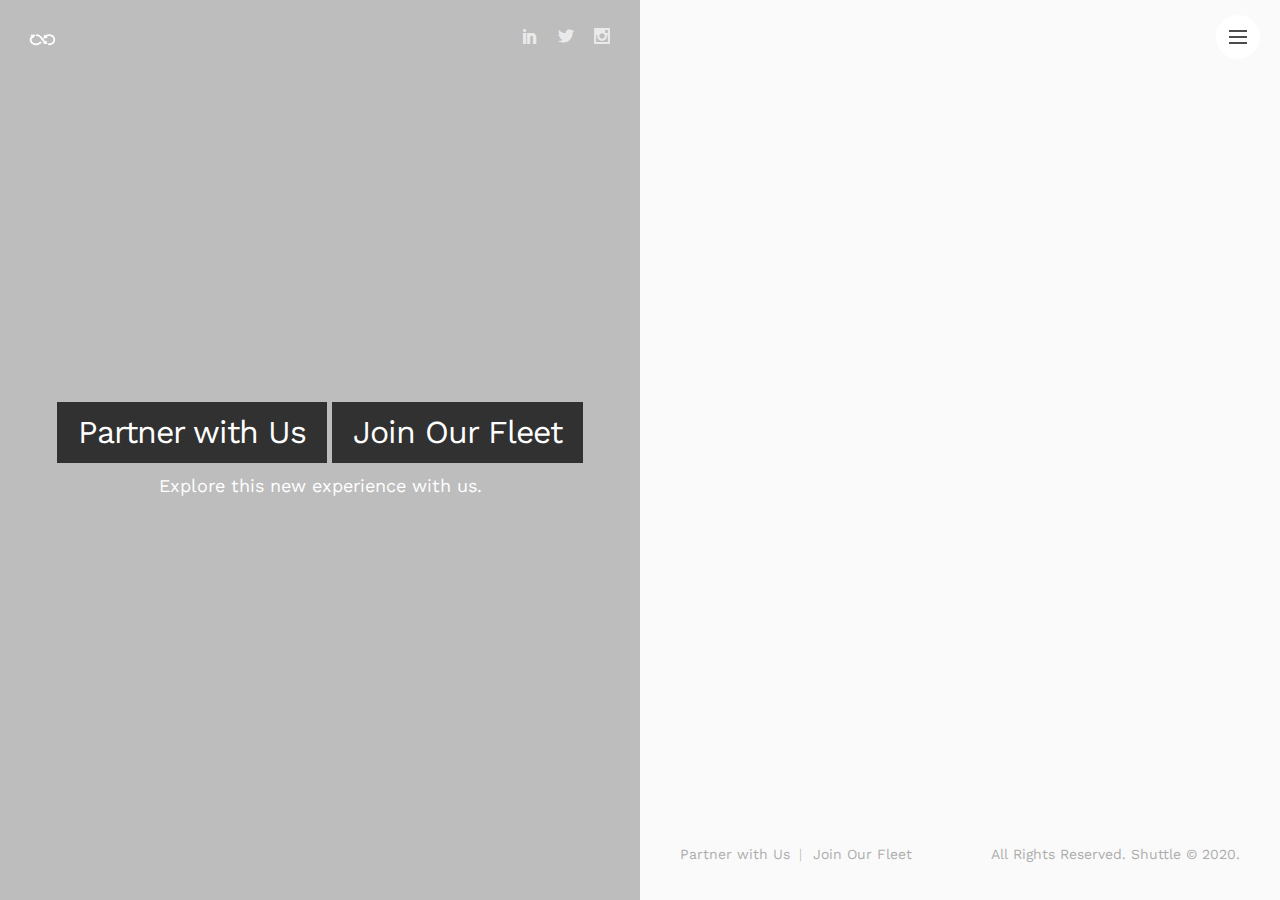
<file: index.html>
<!DOCTYPE html>
<html lang="en">

<head>
    <meta charset="utf-8">
    <meta http-equiv="X-UA-Compatible" content="IE=edge">
    <meta name="viewport" content="width=device-width, initial-scale=1, shrink-to-fit=no">
    <meta name="description" content="Melkin, Booking and Reservation form Wizard by Ansonika.">
    <meta name="author" content="Ansonika">
    <title>Shuttle - Registeration</title>

    <!-- Favicons-->
    <link rel="shortcut icon" href="img/favicon.ico" type="image/x-icon">
    <link rel="apple-touch-icon" type="image/x-icon" href="img/apple-touch-icon-57x57-precomposed.png">
    <link rel="apple-touch-icon" type="image/x-icon" sizes="72x72" href="img/apple-touch-icon-72x72-precomposed.png">
    <link rel="apple-touch-icon" type="image/x-icon" sizes="114x114" href="img/apple-touch-icon-114x114-precomposed.png">
    <link rel="apple-touch-icon" type="image/x-icon" sizes="144x144" href="img/apple-touch-icon-144x144-precomposed.png">

    <!-- GOOGLE WEB FONT -->
    <link href="https://fonts.googleapis.com/css?family=Work+Sans:300,400,500,600" rel="stylesheet">

    <!-- BASE CSS -->
    <link href="css/bootstrap.min.css" rel="stylesheet">
	<link href="css/menu.css" rel="stylesheet">
    <link href="css/style.css" rel="stylesheet">
	<link href="css/vendors.css" rel="stylesheet">

    <!-- YOUR CUSTOM CSS -->
    <link href="css/custom.css" rel="stylesheet">
	
	<!-- MODERNIZR -->
	<script src="js/modernizr.js"></script>

</head>

<body>
	
	<div id="preloader">
		<div data-loader="circle-side"></div>
	</div><!-- /Preload -->
	
	<div id="loader_form">
		<div data-loader="circle-side-2"></div>
	</div><!-- /loader_form -->
	
	<nav>
		<ul class="cd-primary-nav">
			<li><a href="index.html" class="animated_link">Home</a></li>
			<!-- <li><a href="about-hotel.html" class="animated_link">View Rooms</a></li> -->
			<li><a href="partner.html" class="animated_link">Partner with Us</a></li>
			<li><a href="fleet.html" class="animated_link">Join Our Fleet as an Individual Driver, Rider or Courier</a></li>
			<li><a href="fleet-org.html" class="animated_link">Join Our Fleet as an Organisation</a></li>
			<!-- <li><a href="contact-hotel.html" class="animated_link">Contact Us</a></li> -->
			<!-- <li><a href="index-2.html" class="animated_link">Restaurant Version</a></li> -->
			<!-- <li><a href="index-3.html" class="animated_link">Spa Version</a></li> -->
		</ul>
		<a href="index.html" id="logo"><img src="img/c.png" alt="" width="45" height="40"></a>
	</nav>
	<!-- /menu -->
	
	<div class="container-fluid full-height">
		<div class="row row-height">
			<div class="col-lg-6 content-left">
				<div class="content-left-wrapper bg_hotel">
					<div class="wrapper">
						<a href="index.html" id="logo"><img src="img/c.png" alt="" width="45" height="40"></a>
						<div id="social">
							<ul>
								<li><a href="www.linkedin.com/company/vellion"><i class="social_linkedin"></i></a></li>
								<li><a href="www.twitter.com/shuttle_co"><i class="social_twitter"></i></a></li>
								<li><a href="www.instagram.com/shvttle.co"><i class="social_instagram"></i></a></li>
							</ul>
						</div>
						<!-- /social -->
						<div class="left_title">
							<h3 class="hero-text"><a href="partner.html" class="animated_link">Partner with Us</a></h3>
							<h3 class="hero-text"><a href="fleet-home.html" class="animated_link">Join Our Fleet</a></h3>
							<p>Explore this new experience with us.</p>
						</div>
					</div>
				</div>
				<!--/content-left-wrapper -->
			</div>
			<!-- /content-left -->

			<div class="col-lg-6 content-right" id="start">
				<div id="wizard_container">
					<div id="top-wizard">
							<div id="progressbar"></div>
						</div>
						<!-- /Wizard container -->
				
					<div class="footer">
						<ul>
							<li><a href="partner.html" class="animated_link">Partner with Us</a></li>
							<li><a href="fleet-home.html" class="animated_link">Join Our Fleet</a></li>
						</ul>
						<em>All Rights Reserved. Shuttle © 2020.
							 <!-- <a href="shvttle.co/Install">Shvttle.co</a> is a subsidiary of <a href="vellion.netlify.app">vellion.co</a> -->
							</em>
					</div>
					<!-- Footer -->
			</div>
			<!-- /content-right-->
		</div>
		<!-- /row-->
	</div>
	<!-- /container-fluid -->

	<div class="cd-overlay-nav">
		<span></span>
	</div>
	<!-- /cd-overlay-nav -->

	<div class="cd-overlay-content">
		<span></span>
	</div>
	<!-- /cd-overlay-content -->

	<a href="#0" class="cd-nav-trigger">Menu<span class="cd-icon"></span></a>
	<!-- /menu button -->

	
	<!-- COMMON SCRIPTS -->
	<script src="js/jquery-3.2.1.min.js"></script>
    <script src="js/common_scripts.min.js"></script>
	<script src="js/velocity.min.js"></script>
	<script src="js/functions.js"></script>

	<!-- Wizard script -->
	<script src="js/booking_hotel_func.js"></script>

</body>
</html>
</file>
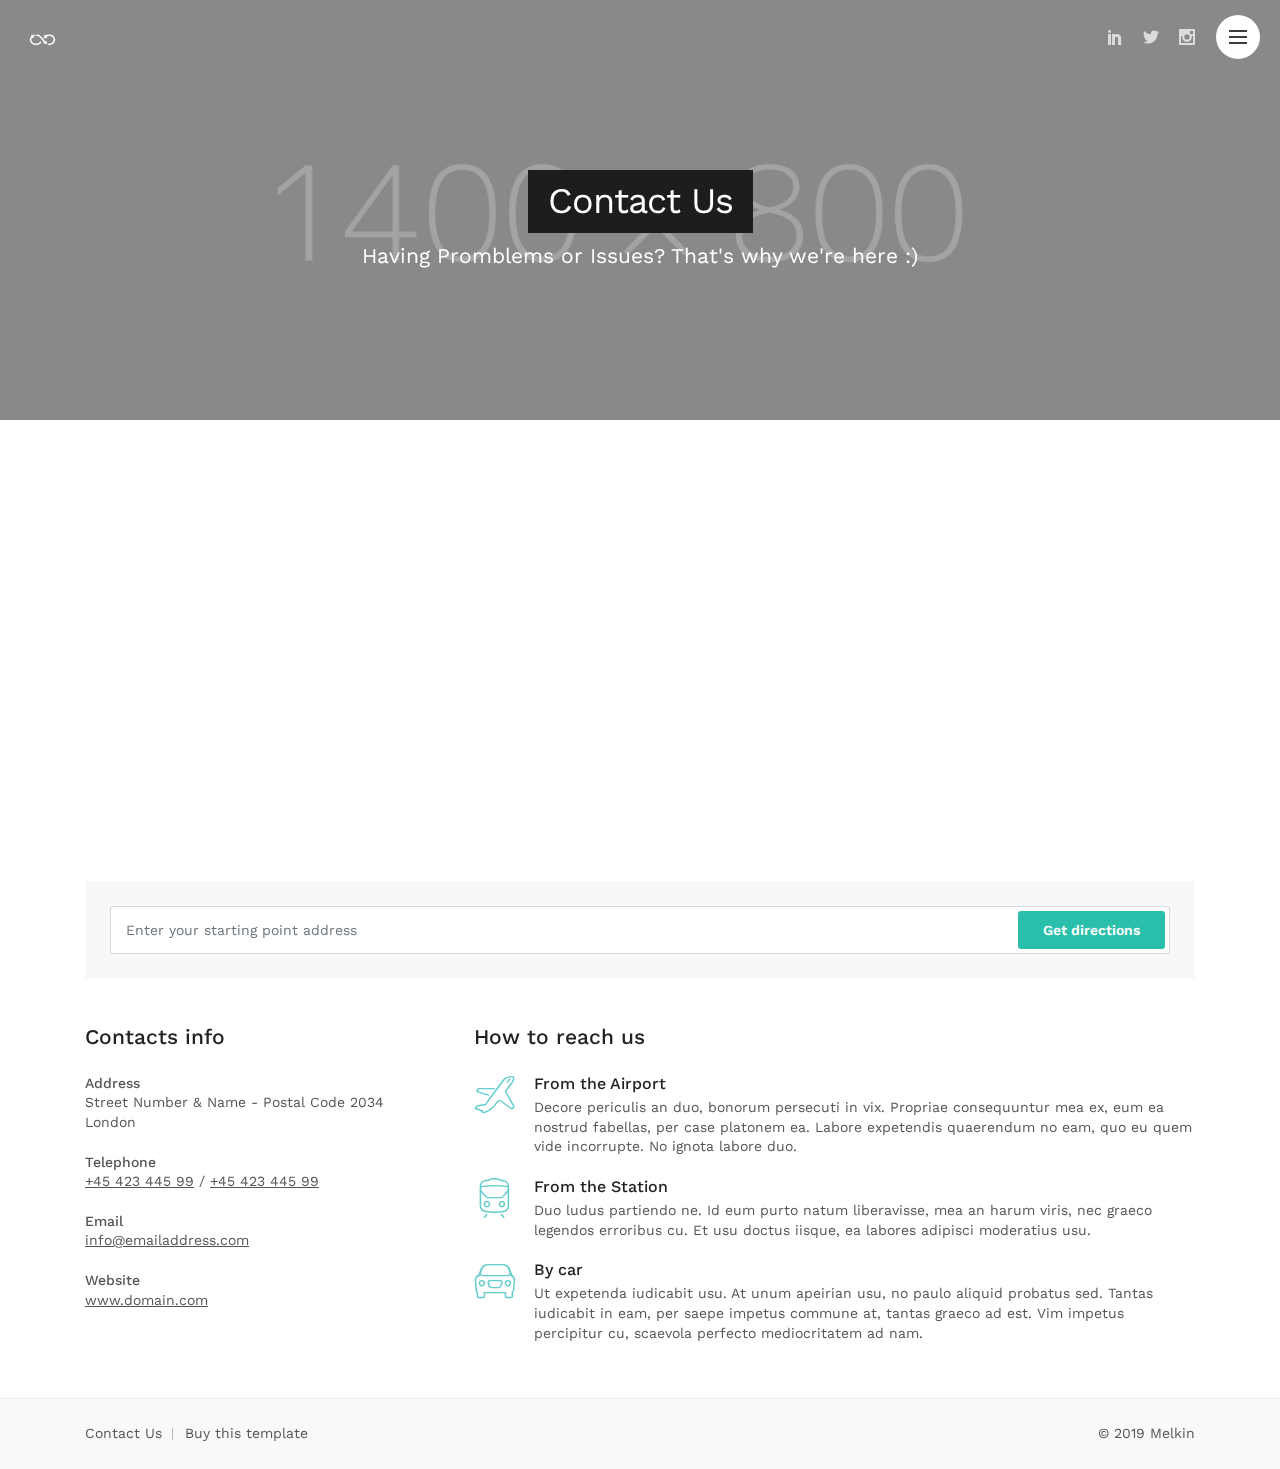
<file: contact-hotel.html>
<!DOCTYPE html>
<html lang="en">

<head>
    <meta charset="utf-8">
    <meta http-equiv="X-UA-Compatible" content="IE=edge">
    <meta name="viewport" content="width=device-width, initial-scale=1, shrink-to-fit=no">
    <meta name="description" content="Melkin, Booking and Reservation form Wizard by Ansonika.">
    <meta name="author" content="Ansonika">
    <title>Contact | Shuttle</title>

    <!-- Favicons-->
    <link rel="shortcut icon" href="img/favicon.ico" type="image/x-icon">
    <link rel="apple-touch-icon" type="image/x-icon" href="img/apple-touch-icon-57x57-precomposed.png">
    <link rel="apple-touch-icon" type="image/x-icon" sizes="72x72" href="img/apple-touch-icon-72x72-precomposed.png">
    <link rel="apple-touch-icon" type="image/x-icon" sizes="114x114" href="img/apple-touch-icon-114x114-precomposed.png">
    <link rel="apple-touch-icon" type="image/x-icon" sizes="144x144" href="img/apple-touch-icon-144x144-precomposed.png">

    <!-- GOOGLE WEB FONT -->
    <link href="https://fonts.googleapis.com/css?family=Work+Sans:300,400,500,600" rel="stylesheet">

    <!-- BASE CSS -->
    <link href="css/bootstrap.min.css" rel="stylesheet">
	<link href="css/menu.css" rel="stylesheet">
    <link href="css/style.css" rel="stylesheet">
	<link href="css/vendors.css" rel="stylesheet">

    <!-- YOUR CUSTOM CSS -->
    <link href="css/custom.css" rel="stylesheet">
	
	<!-- MODERNIZR MENU -->
	<script src="js/modernizr.js"></script>

</head>

<body>
	
	<div id="preloader">
		<div data-loader="circle-side"></div>
	</div><!-- /Preload -->
	
	<div id="loader_form">
		<div data-loader="circle-side-2"></div>
	</div><!-- /loader_form -->
	
	<header>
		<div class="container-fluid">
		    <div class="row">
                <div class="col-3">
                    <a href="index.html" id="logo"><img src="img/c.png" alt="" width="45" height="40"></a>
                </div>
                <div class="col-9">
					<div id="social">
						<ul>
							<li><a href="www.linkedin.com/company/vellion"><i class="social_linkedin"></i></a></li>
							<li><a href="www.twitter.com/shuttle_co"><i class="social_twitter"></i></a></li>
							<li><a href="www.instagram.com/shvttle.co"><i class="social_instagram"></i></a></li>
						</ul>
					</div>
					<!-- /social -->
					<a href="#0" class="cd-nav-trigger">Menu<span class="cd-icon"></span></a>
					<!-- /menu button -->
					<ul class="cd-primary-nav">
						<li><a href="index.html" class="animated_link">Home</a></li>
						<!-- <li><a href="about-hotel.html" class="animated_link">View Rooms</a></li> -->
						<li><a href="partner.html" class="animated_link">Partner with Us</a></li>
						<li><a href="fleet.html" class="animated_link">Join Our Fleet Of Drivers & Riders</a></li>
						<li><a href="contact-hotel.html" class="animated_link">Contact Us</a></li>
						<!-- <li><a href="index-2.html" class="animated_link">Restaurant Version</a></li> -->
						<!-- <li><a href="index-3.html" class="animated_link">Spa Version</a></li> -->
					</ul>
					<!-- /menu -->
                </div>
            </div>
		</div>
		<!-- /container -->
	</header>
	<!-- /Header -->
	
	<section class="parallax_window_in" data-parallax="scroll" data-image-src="img/sub_header_hotel.jpg" data-natural-width="1400" data-natural-height="800">
		<div id="sub_content_in">
			<h1>Contact Us</h1>
			<p>Having Promblems or Issues? That's why we're here :)</p>
		</div>
	</section>
	<!-- /section -->

	<main id="general_page">
		<div class="container margin_60_35">
			<iframe src="https://www.google.com/maps/embed?pb=!1m18!1m12!1m3!1d19864.623539539858!2d-0.1407216728393208!3d51.51178603603532!2m3!1f0!2f0!3f0!3m2!1i1024!2i768!4f13.1!3m3!1m2!1s0x487604cb878e81b3%3A0x91f10fa364452046!2sCovent+Garden%2C+Londra+WC2E+8BG%2C+Regno+Unito!5e0!3m2!1sit!2ses!4v1538380105649" allowfullscreen id="map_iframe"></iframe>
			<div id="get_directions">
				<form action="http://maps.google.com/maps" method="get" target="_blank">
					<div class="form-group mb-0">
						<input type="text" name="saddr" placeholder="Enter your starting point address" class="form-control address_field">
						<input type="hidden" name="daddr" value="New York, NY 11430" /><!-- Write here your end point -->
						<span class="input-group-btn">
							<button class="btn_1" type="submit" value="Get directions">Get directions</button>
						</span>
					</div>
				</form>
			</div>
			<!-- /get_directions -->
			<div class="row">
				<div class="col-lg-4 col-md-6 pr-lg-4" id="contact_info">
					<h4>Contacts info</h4>
					<ul>
						<li><strong>Address</strong> Street Number & Name - Postal Code 2034<br>London</li>
						<li><strong>Telephone</strong><a href="tel://004542344599">+45 423 445 99</a> / <a href="tel://004542344599">+45 423 445 99</a></li>
						<li><strong>Email</strong><a href="#0">info@emailaddress.com</a></li>
						<li><strong>Website</strong><a href="#">www.domain.com</a></li>
					</ul>
				</div>
				<div class="col-lg-8 col-md-6 pl-lg-4" id="reach_us">
					<h4>How to reach us</h4>
					<ul>
						<li><i class="icon-hotel-airplane"></i>
							<h5>From the Airport</h5>
							Decore periculis an duo, bonorum persecuti in vix. Propriae consequuntur mea ex, eum ea nostrud fabellas, per case platonem ea. Labore expetendis quaerendum no eam, quo eu quem vide incorrupte. No ignota labore duo.
						</li>
						<li><i class="icon-hotel-train"></i>
							<h5>From the Station</h5>
							Duo ludus partiendo ne. Id eum purto natum liberavisse, mea an harum viris, nec graeco legendos erroribus cu. Et usu doctus iisque, ea labores adipisci moderatius usu.
						</li>
						<li><i class="icon-hotel-car"></i>
							<h5>By car</h5>
							Ut expetenda iudicabit usu. At unum apeirian usu, no paulo aliquid probatus sed. Tantas iudicabit in eam, per saepe impetus commune at, tantas graeco ad est. Vim impetus percipitur cu, scaevola perfecto mediocritatem ad nam.
						</li>
					</ul>
				</div>
			</div><!-- End row -->
		</div>
		<!-- /container -->
	</main>
	
	<footer class="clearfix">
		<div class="container">
			<ul>
				<li><a href="contact-hotel.html" class="animated_link">Contact Us</a></li>
				<li><a href="#0" class="animated_link">Buy this template</a></li>
			</ul>
			<p>© 2019 Melkin</p>
		</div>
	</footer>
	<!-- end footer-->

	<div class="cd-overlay-nav">
		<span></span>
	</div>
	<!-- /cd-overlay-nav -->

	<div class="cd-overlay-content">
		<span></span>
	</div>
	<!-- /cd-overlay-content -->
	
	<!-- COMMON SCRIPTS -->
	<script src="js/jquery-3.2.1.min.js"></script>
    <script src="js/common_scripts.min.js"></script>
	<script src="js/velocity.min.js"></script>
	<script src="js/functions.js"></script>

</body>
</html>
</file>
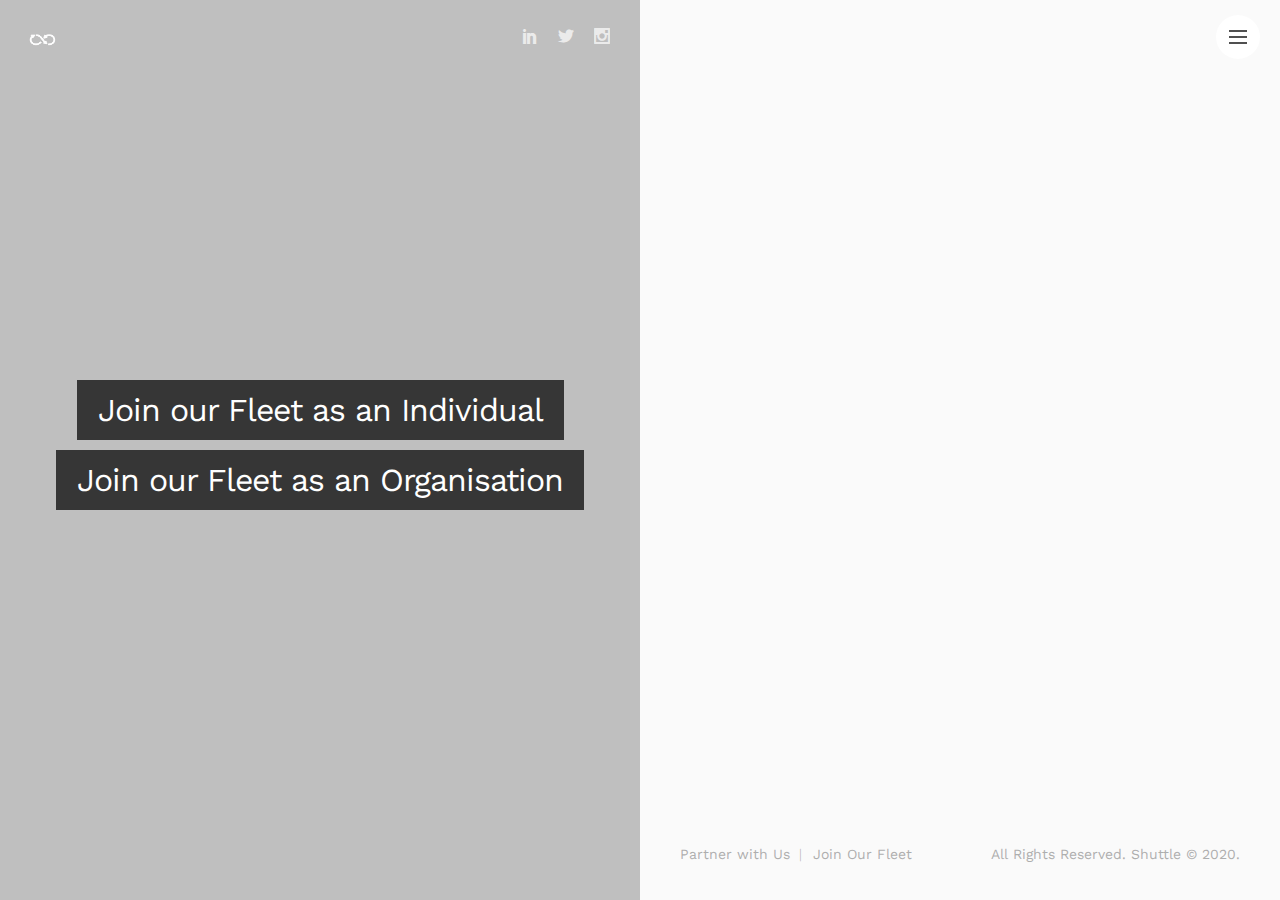
<file: fleet-home.html>
<!DOCTYPE html>
<html lang="en">

<head>
    <meta charset="utf-8">
    <meta http-equiv="X-UA-Compatible" content="IE=edge">
    <meta name="viewport" content="width=device-width, initial-scale=1, shrink-to-fit=no">
    <meta name="description" content="Melkin, Booking and Reservation form Wizard by Ansonika.">
    <meta name="author" content="Ansonika">
    <title>Organisation Fleet Sign Up - Shuttle</title>

    <!-- Favicons-->
    <link rel="shortcut icon" href="img/favicon.ico" type="image/x-icon">
    <link rel="apple-touch-icon" type="image/x-icon" href="img/apple-touch-icon-57x57-precomposed.png">
    <link rel="apple-touch-icon" type="image/x-icon" sizes="72x72" href="img/apple-touch-icon-72x72-precomposed.png">
    <link rel="apple-touch-icon" type="image/x-icon" sizes="114x114" href="img/apple-touch-icon-114x114-precomposed.png">
    <link rel="apple-touch-icon" type="image/x-icon" sizes="144x144" href="img/apple-touch-icon-144x144-precomposed.png">

    <!-- GOOGLE WEB FONT -->
    <link href="https://fonts.googleapis.com/css?family=Work+Sans:300,400,500,600" rel="stylesheet">

    <!-- BASE CSS -->
    <link href="css/bootstrap.min.css" rel="stylesheet">
	<link href="css/menu.css" rel="stylesheet">
    <link href="css/style.css" rel="stylesheet">
	<link href="css/vendors.css" rel="stylesheet">

    <!-- YOUR CUSTOM CSS -->
    <link href="css/custom.css" rel="stylesheet">
	
	<!-- MODERNIZR -->
	<script src="js/modernizr.js"></script>

</head>

<body>
	
	<div id="preloader">
		<div data-loader="circle-side"></div>
	</div><!-- /Preload -->
	
	<div id="loader_form">
		<div data-loader="circle-side-2"></div>
	</div><!-- /loader_form -->
	
	<nav>
		<ul class="cd-primary-nav">
			<li><a href="index.html" class="animated_link">Home</a></li>
			<!-- <li><a href="about-hotel.html" class="animated_link">View Rooms</a></li> -->
			<li><a href="#" class="animated_link">Partner with Us</a></li>
			<li><a href="fleet.html" class="animated_link">Join Our Fleet as an Individual Driver, Rider or Courier</a></li>
			<li><a href="fleet-org.html" class="animated_link">Join Our Fleet as an Organisation</a></li>
			<!-- <li><a href="contact-hotel.html" class="animated_link">Contact Us</a></li> -->
			<!-- <li><a href="index-2.html" class="animated_link">Restaurant Version</a></li> -->
			<!-- <li><a href="index-3.html" class="animated_link">Spa Version</a></li> -->
		</ul>
		<a href="index.html" id="logo"><img src="img/c.png" alt="" width="45" height="40"></a>
	</nav>
	<!-- /menu -->
	
	<div class="container-fluid full-height">
		<div class="row row-height">
			<div class="col-lg-6 content-left">
				<div class="content-left-wrapper bg_hotel">
					<div class="wrapper">
						<a href="index.html" id="logo"><img src="img/c.png" alt="" width="45" height="40"></a>
						<div id="social">
							<ul>
								<li><a href="www.linkedin.com/company/vellion"><i class="social_linkedin"></i></a></li>
								<li><a href="www.twitter.com/shuttle_co"><i class="social_twitter"></i></a></li>
								<li><a href="www.instagram.com/shvttle.co"><i class="social_instagram"></i></a></li>
							</ul>
						</div>
						<!-- /social -->
						<div class="left_title">
							<h3 class="hero-text"><a href="fleet.html" class="animated_link">Join our Fleet as an Individual</a></h3>
							<h3 class="hero-text"><a href="fleet-org.html" class="animated_link">Join our Fleet as an Organisation</a></h3>
							<!-- <p>Organisation Registeration</p> -->
						</div>
					</div>
				</div>
				<!--/content-left-wrapper -->
			</div>
			<!-- /content-left -->

			<div class="col-lg-6 content-right" id="start">
				
				
					<div class="footer">
						<ul>
							<li><a href="partner.html" class="animated_link">Partner with Us</a></li>
							<li><a href="fleet-home.html" class="animated_link">Join Our Fleet</a></li>
						</ul>
						<em>All Rights Reserved. Shuttle © 2020.</em>
					</div>
					<!-- Footer -->
			</div>
			<!-- /content-right-->
		</div>
		<!-- /row-->
	</div>
	<!-- /container-fluid -->

	<div class="cd-overlay-nav">
		<span></span>
	</div>
	<!-- /cd-overlay-nav -->

	<div class="cd-overlay-content">
		<span></span>
	</div>
	<!-- /cd-overlay-content -->

	<a href="#0" class="cd-nav-trigger">Menu<span class="cd-icon"></span></a>
	<!-- /menu button -->
	
	<!-- COMMON SCRIPTS -->
	<script src="js/jquery-3.2.1.min.js"></script>
    <script src="js/common_scripts.min.js"></script>
	<script src="js/velocity.min.js"></script>
	<script src="js/functions.js"></script>

	<!-- Wizard script -->
	<script src="js/booking_hotel_func.js"></script>

</body>
</html>
</file>
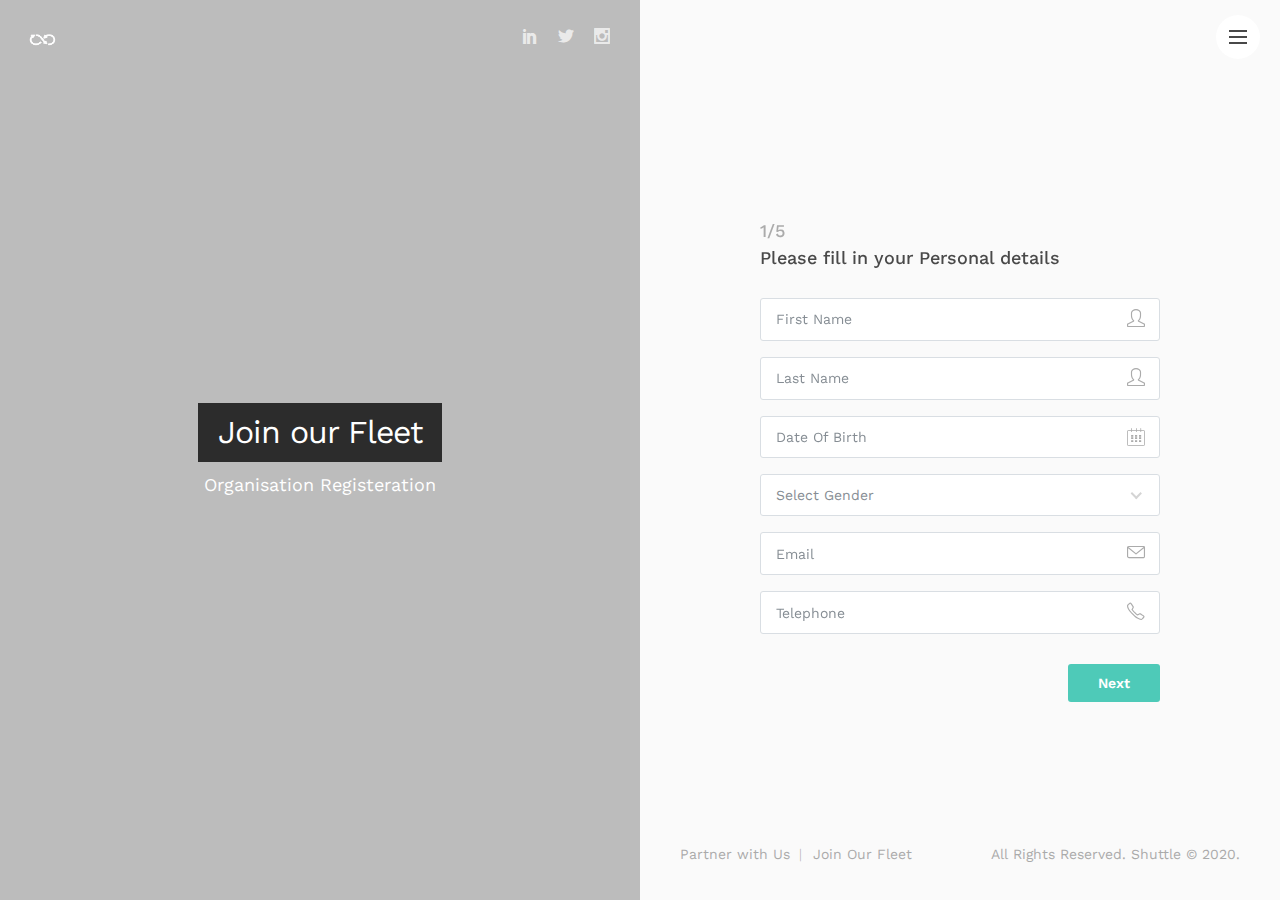
<file: fleet-org.html>
<!DOCTYPE html>
<html lang="en">

<head>
    <meta charset="utf-8">
    <meta http-equiv="X-UA-Compatible" content="IE=edge">
    <meta name="viewport" content="width=device-width, initial-scale=1, shrink-to-fit=no">
    <meta name="description" content="Melkin, Booking and Reservation form Wizard by Ansonika.">
    <meta name="author" content="Ansonika">
    <title>Organisation Fleet Sign Up - Shuttle</title>

    <!-- Favicons-->
    <link rel="shortcut icon" href="img/favicon.ico" type="image/x-icon">
    <link rel="apple-touch-icon" type="image/x-icon" href="img/apple-touch-icon-57x57-precomposed.png">
    <link rel="apple-touch-icon" type="image/x-icon" sizes="72x72" href="img/apple-touch-icon-72x72-precomposed.png">
    <link rel="apple-touch-icon" type="image/x-icon" sizes="114x114" href="img/apple-touch-icon-114x114-precomposed.png">
    <link rel="apple-touch-icon" type="image/x-icon" sizes="144x144" href="img/apple-touch-icon-144x144-precomposed.png">

    <!-- GOOGLE WEB FONT -->
    <link href="https://fonts.googleapis.com/css?family=Work+Sans:300,400,500,600" rel="stylesheet">

    <!-- BASE CSS -->
    <link href="css/bootstrap.min.css" rel="stylesheet">
	<link href="css/menu.css" rel="stylesheet">
    <link href="css/style.css" rel="stylesheet">
	<link href="css/vendors.css" rel="stylesheet">

    <!-- YOUR CUSTOM CSS -->
    <link href="css/custom.css" rel="stylesheet">
	
	<!-- MODERNIZR -->
	<script src="js/modernizr.js"></script>

</head>

<body>
	
	<div id="preloader">
		<div data-loader="circle-side"></div>
	</div><!-- /Preload -->
	
	<div id="loader_form">
		<div data-loader="circle-side-2"></div>
	</div><!-- /loader_form -->
	
	<nav>
		<ul class="cd-primary-nav">
			<li><a href="index.html" class="animated_link">Home</a></li>
			<!-- <li><a href="about-hotel.html" class="animated_link">View Rooms</a></li> -->
			<li><a href="#" class="animated_link">Partner with Us</a></li>
			<li><a href="fleet.html" class="animated_link">Join Our Fleet as an Individual Driver, Rider or Courier</a></li>
			<li><a href="fleet-org.html" class="animated_link">Join Our Fleet as an Organisation</a></li>
			<!-- <li><a href="contact-hotel.html" class="animated_link">Contact Us</a></li> -->
			<!-- <li><a href="index-2.html" class="animated_link">Restaurant Version</a></li> -->
			<!-- <li><a href="index-3.html" class="animated_link">Spa Version</a></li> -->
		</ul>
		<a href="index.html" id="logo"><img src="img/c.png" alt="" width="45" height="40"></a>
	</nav>
	<!-- /menu -->
	
	<div class="container-fluid full-height">
		<div class="row row-height">
			<div class="col-lg-6 content-left">
				<div class="content-left-wrapper bg_hotel">
					<div class="wrapper">
						<a href="index.html" id="logo"><img src="img/c.png" alt="" width="45" height="40"></a>
						<div id="social">
							<ul>
								<li><a href="www.linkedin.com/company/vellion"><i class="social_linkedin"></i></a></li>
								<li><a href="www.twitter.com/shuttle_co"><i class="social_twitter"></i></a></li>
								<li><a href="www.instagram.com/shvttle.co"><i class="social_instagram"></i></a></li>
							</ul>
						</div>
						<!-- /social -->
						<div class="left_title">
							<h3>Join our Fleet</h3>
							<p>Organisation Registeration</p>
						</div>
					</div>
				</div>
				<!--/content-left-wrapper -->
			</div>
			<!-- /content-left -->

			<div class="col-lg-6 content-right" id="start">
				<div id="wizard_container">
					<div id="top-wizard">
							<div id="progressbar"></div>
						</div>
						<!-- /top-wizard -->
						<form id="wrapped" method="POST">
							<input id="website" name="website" type="text" value="">
							<!-- Leave for security protection, read docs for details -->
							
							<div id="middle-wizard">
								<div class="step">
									<h3 class="main_question"><strong>1/5</strong>Please fill in your Personal details</h3>
									<div class="form-group">
										<input type="text" name="first_name" class="form-control required" placeholder="First Name">
										<i class="icon-user"></i>
									</div>
									<div class="form-group">
										<input type="text" name="last_name" class="form-control required" placeholder="Last Name">
										<i class="icon-user"></i>
									</div>
									<div class="form-group">
										<input type="text" name="dates" class="form-control required" placeholder="Date Of Birth">
										<i class="icon-hotel-calendar_3"></i>
									</div>
									<div class="form-group">
										<div class="styled-select clearfix">
											<select class="wide required" name="gender">
												<option value="">Select Gender</option>
												<option value="Female">Female</option>
												<option value="Male">Male</option>
												<!-- <option value="Idiots">Idiots</option> -->
											</select>
										</div>
									</div>
									<div class="form-group">
										<input type="email" name="email" class="form-control required" placeholder="Email">
										<i class="icon-envelope"></i>
									</div>
									<div class="form-group">
										<input type="tel" name="telephone" class="form-control" placeholder="Telephone">
										<i class="icon-phone"></i>
									</div>
								</div>

								<div class="step">
									<h3 class="main_question"><strong>2/5</strong>Please Enter your Contact info</h3>
									<div class="form-group">
										<textarea name="address" class="form-control required" placeholder="Addrress"></textarea>
										<i class="icon-home"></i>
									</div>
									<div class="form-group">
										<div class="styled-select clearfix">
											 <select class="required ddslick" name="sor">
												<option value="" data-imagesrc="img/icons_select/add_bed.svg">Select State Of Origin</option>
												<option value="Classic single">Classic single</option>
											</select>
										</div>
									</div>
									<div class="form-group">
										<div class="styled-select clearfix">
											 <select class="required ddslick" name="room_type">
												<option value="" data-imagesrc="img/icons_select/add_bed.svg">Select LGA</option>
												<option value="Classic single">Classic single</option>
											</select>
										</div>
									</div>
									<!-- <div class="form-group">
										<textarea class="form-control notes" placeholder="Special notes"></textarea>
									</div> -->
								</div>
								<!-- /step-->
								
								<div class="step">
									<h3 class="main_question"><strong>3/5</strong>Please fill in your Drivers License details & Image</h3>
									<div class="form-group">
										<input type="text" name="license_no" class="form-control required" placeholder="Driving License Number">
										<i class="icon-doc"></i>
									</div>
									<div class="form-group">
										<input type="text" name="license_expiry" class="form-control required" placeholder="License Expiry Date">
										<i class="icon-hotel-calendar_3"></i>
									</div>
									<div class="form-group">
										<input type="text" name="vehicle_name" class="form-control required" placeholder="Vehicle Name">
										<i class="icon-restaurant-car"></i>
									</div>
									<div class="form-group">
										<div class="styled-select clearfix">
											<select class="wide required" name="vehicle_type">
												<option value="">Select Vehicle Type</option>
												<option value="Bike">Bike</option>
												<option value="Sedan">Sedan</option>
												<option value="Van">Van</option>
												<option value="Truck">Truck</option>
											</select>
										</div>
									</div>
									<div class="form-group">
										<input type="file" name="driverslicense_image" class="form-control required" placeholder="Drivers License Image">
										<i class="icon-puzzle"></i>
									</div>
								</div>
								<!-- /step-->

								<div class="step">
									<h3 class="main_question"><strong>4/5</strong>Please fill in your Vehicle details & Image</h3>
									<div class="form-group">
										<input type="text" name="vehicle_brand" class="form-control required" placeholder="Vehicle Brand">
										<i class="icon-hotel-car"></i>
									</div>
									<div class="form-group">
										<input type="text" name="vehicle_color" class="form-control required" placeholder="Vehicle Color">
										<i class="icon-hotel-condition"></i>
									</div>
									<div class="form-group">
										<input type="text" name="plate_no" class="form-control required" placeholder="Vehicle Plate Number">
										<i class="icon-note"></i>
									</div>
									<div class="form-group">
										<input type="text" name="chassis_no" class="form-control required" placeholder="Vehicle Chassis Number">
										<i class="icon-paper-clip"></i>
									</div>
									<div class="form-group">
										<input type="text" name="insurance_no" class="form-control required" placeholder="Vehicle Insurance Number">
										<i class="icon-options-vertical"></i>
									</div>
									<div class="form-group">
										<input type="text" name="insurance_expiry" class="form-control required" placeholder="Vehicle Insurance Expiry Date">
										<i class="icon-hotel-calendar_3"></i>
									</div>
									<div class="form-group">
										<input type="file" name="vehicle_image" class="form-control required" placeholder="Vehicle Image">
										<i class="icon-picture"></i>
									</div>
								</div>
								<!-- /step-->
								
								<div class="step">
									<h3 class="main_question"><strong>5/5</strong>Please fill in your Company/Orgaranization/Partner/Guarantor details</h3>
									<div class="form-group">
										<input type="text" name="gfull_name" class="form-control required" placeholder="Guarantor or Organization's Full Name">
										<i class="icon-user"></i>
									</div>
									<div class="form-group">
										<input type="text" name="g_address" class="form-control required" placeholder="Guarantor or Organization's Address">
										<i class="icon-user"></i>
									</div>
									<div class="form-group">
										<input type="email" name="g_email" class="form-control required" placeholder="Guarantor or Organization's Email">
										<i class="icon-envelope"></i>
									</div>
									<div class="form-group">
										<input type="tel" name="g_phone" class="form-control" placeholder="Guarantor or Organization's Contact Number">
										<i class="icon-phone"></i>
									</div>
									<div class="form-group terms">
										<label class="container_check">Please accept our <a href="#" data-toggle="modal" data-target="#terms-txt">Terms and conditions</a>
											<input type="checkbox" name="terms" value="Yes" class="required">
											<span class="checkmark"></span>
										</label>
									</div>
								</div>
								<!-- /step-->

								<div class="submit step">
									<h3 class="main_question"><strong>5/5</strong>Please fill with your details</h3>
									<div class="form-group">
										<input type="text" name="first_name" class="form-control required" placeholder="First Name">
										<i class="icon-user"></i>
									</div>
									<div class="form-group">
										<input type="text" name="last_name" class="form-control required" placeholder="Last Name">
										<i class="icon-user"></i>
									</div>
									<div class="form-group">
										<input type="email" name="email" class="form-control required" placeholder="Email">
										<i class="icon-envelope"></i>
									</div>
									<div class="form-group">
										<input type="text" name="telephone" class="form-control" placeholder="Telephone">
										<i class="icon-phone"></i>
									</div>
									<div class="form-group terms">
										<label class="container_check">Please accept our <a href="#" data-toggle="modal" data-target="#terms-txt">Terms and conditions</a>
											<input type="checkbox" name="terms" value="Yes" class="required">
											<span class="checkmark"></span>
										</label>
									</div>
								</div>
								<!-- /step-->
								
							</div>
							<!-- /middle-wizard -->
							<div id="bottom-wizard">
								<button type="button" name="backward" class="backward">Prev</button>
								<button type="button" name="forward" class="forward">Next</button>
								<button type="submit" name="process" class="submit">Submit</button>
							</div>
							<!-- /bottom-wizard -->
						</form>
					</div>
					<!-- /Wizard container -->
				
					<div class="footer">
						<ul>
							<li><a href="partner.html" class="animated_link">Partner with Us</a></li>
							<li><a href="fleet-home.html" class="animated_link">Join Our Fleet</a></li>
						</ul>
						<em>All Rights Reserved. Shuttle © 2020.</em>
					</div>
					<!-- Footer -->
			</div>
			<!-- /content-right-->
		</div>
		<!-- /row-->
	</div>
	<!-- /container-fluid -->

	<div class="cd-overlay-nav">
		<span></span>
	</div>
	<!-- /cd-overlay-nav -->

	<div class="cd-overlay-content">
		<span></span>
	</div>
	<!-- /cd-overlay-content -->

	<a href="#0" class="cd-nav-trigger">Menu<span class="cd-icon"></span></a>
	<!-- /menu button -->
	
	<!-- Modal terms -->
	<div class="modal fade" id="terms-txt" tabindex="-1" role="dialog" aria-labelledby="termsLabel" aria-hidden="true">
		<div class="modal-dialog modal-dialog-centered">
			<div class="modal-content">
				<div class="modal-header">
					<h4 class="modal-title" id="termsLabel">Terms and conditions</h4>
					<button type="button" class="close" data-dismiss="modal" aria-hidden="true">&times;</button>
				</div>
				<div class="modal-body">
					<h2>Sikee!!!.</h2>
					<img src="img/IMG_6599.GIF" alt="Sike" height="120">
				</div>
				<div class="modal-footer">
					<button type="button" class="btn_1" data-dismiss="modal">Close</button>
				</div>
			</div>
			<!-- /.modal-content -->
		</div>
		<!-- /.modal-dialog -->
	</div>
	<!-- /.modal -->
	
	<!-- COMMON SCRIPTS -->
	<script src="js/jquery-3.2.1.min.js"></script>
    <script src="js/common_scripts.min.js"></script>
	<script src="js/velocity.min.js"></script>
	<script src="js/functions.js"></script>

	<!-- Wizard script -->
	<script src="js/booking_hotel_func.js"></script>

</body>
</html>
</file>
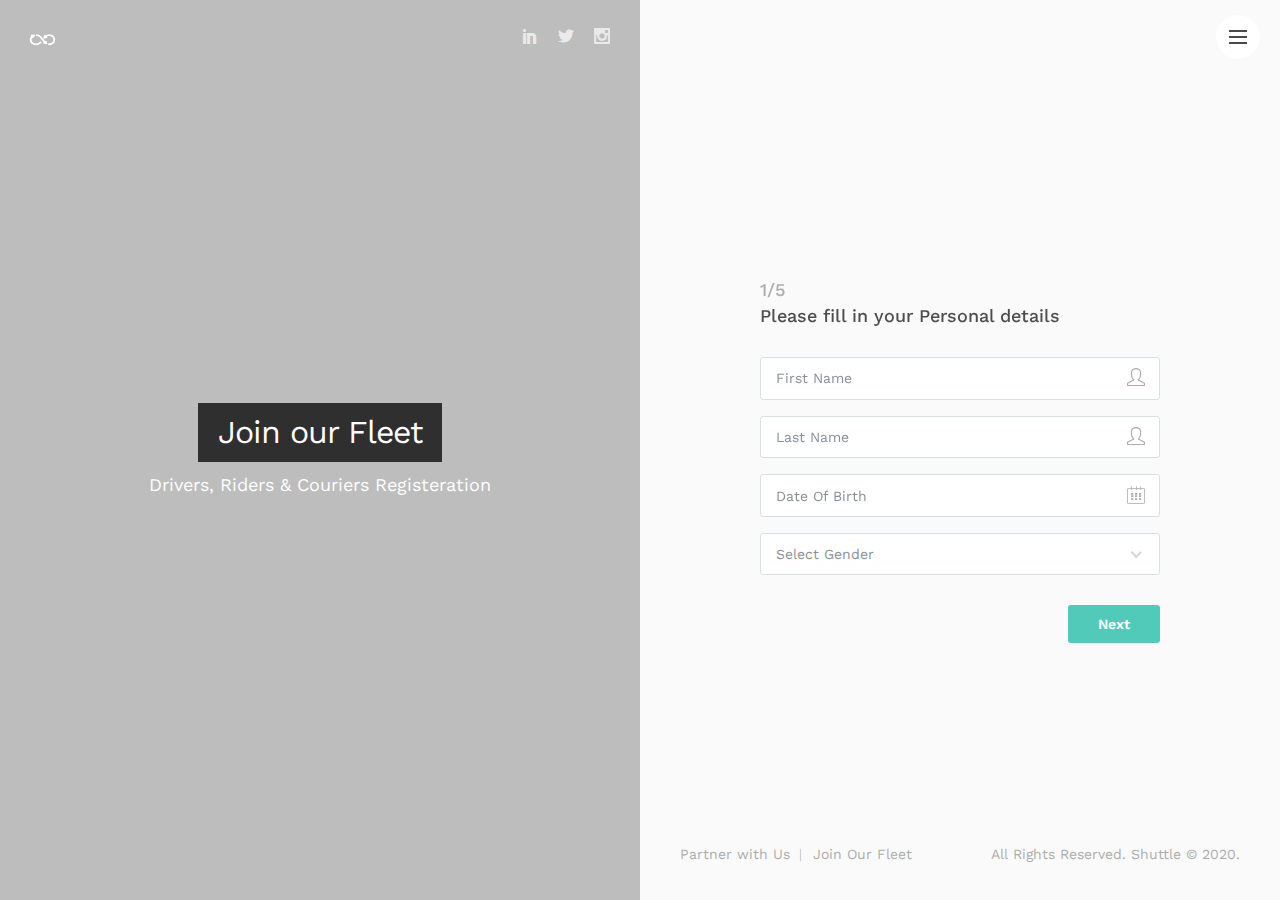
<file: fleet.html>
<!DOCTYPE html>
<html lang="en">

<head>
    <meta charset="utf-8">
    <meta http-equiv="X-UA-Compatible" content="IE=edge">
    <meta name="viewport" content="width=device-width, initial-scale=1, shrink-to-fit=no">
    <meta name="description" content="Melkin, Booking and Reservation form Wizard by Ansonika.">
    <meta name="author" content="Ansonika">
    <title>Fleet Sign Up - Shuttle</title>

    <!-- Favicons-->
    <link rel="shortcut icon" href="img/favicon.ico" type="image/x-icon">
    <link rel="apple-touch-icon" type="image/x-icon" href="img/apple-touch-icon-57x57-precomposed.png">
    <link rel="apple-touch-icon" type="image/x-icon" sizes="72x72" href="img/apple-touch-icon-72x72-precomposed.png">
    <link rel="apple-touch-icon" type="image/x-icon" sizes="114x114" href="img/apple-touch-icon-114x114-precomposed.png">
    <link rel="apple-touch-icon" type="image/x-icon" sizes="144x144" href="img/apple-touch-icon-144x144-precomposed.png">

    <!-- GOOGLE WEB FONT -->
    <link href="https://fonts.googleapis.com/css?family=Work+Sans:300,400,500,600" rel="stylesheet">

    <!-- BASE CSS -->
    <link href="css/bootstrap.min.css" rel="stylesheet">
	<link href="css/menu.css" rel="stylesheet">
    <link href="css/style.css" rel="stylesheet">
	<link href="css/vendors.css" rel="stylesheet">

    <!-- YOUR CUSTOM CSS -->
    <link href="css/custom.css" rel="stylesheet">
	
	<!-- MODERNIZR -->
	<script src="js/modernizr.js"></script>

</head>

<body>
	
	<div id="preloader">
		<div data-loader="circle-side"></div>
	</div><!-- /Preload -->
	
	<div id="loader_form">
		<div data-loader="circle-side-2"></div>
	</div><!-- /loader_form -->
	
	<nav>
		<ul class="cd-primary-nav">
			<li><a href="index.html" class="animated_link">Home</a></li>
			<!-- <li><a href="about-hotel.html" class="animated_link">View Rooms</a></li> -->
			<li><a href="#" class="animated_link">Partner with Us</a></li>
			<li><a href="fleet.html" class="animated_link">Join Our Fleet as an Individual Driver, Rider or Courier</a></li>
			<li><a href="fleet-org.html" class="animated_link">Join Our Fleet as an Organisation</a></li>
			<!-- <li><a href="contact-hotel.html" class="animated_link">Contact Us</a></li> -->
			<!-- <li><a href="index-2.html" class="animated_link">Restaurant Version</a></li> -->
			<!-- <li><a href="index-3.html" class="animated_link">Spa Version</a></li> -->
		</ul>
		<a href="index.html" id="logo"><img src="img/c.png" alt="" width="45" height="40"></a>
	</nav>
	<!-- /menu -->
	
	<div class="container-fluid full-height">
		<div class="row row-height">
			<div class="col-lg-6 content-left">
				<div class="content-left-wrapper bg_hotel">
					<div class="wrapper">
						<a href="index.html" id="logo"><img src="img/c.png" alt="" width="45" height="40"></a>
						<div id="social">
							<ul>
								<li><a href="www.linkedin.com/company/vellion"><i class="social_linkedin"></i></a></li>
								<li><a href="www.twitter.com/shuttle_co"><i class="social_twitter"></i></a></li>
								<li><a href="www.instagram.com/shvttle.co"><i class="social_instagram"></i></a></li>
							</ul>
						</div>
						<!-- /social -->
						<div class="left_title">
							<h3>Join our Fleet</h3>
							<p>Drivers, Riders & Couriers Registeration</p>
						</div>
					</div>
				</div>
				<!--/content-left-wrapper -->
			</div>
			<!-- /content-left -->

			<div class="col-lg-6 content-right" id="start">
				<div id="wizard_container">
					<div id="top-wizard">
							<div id="progressbar"></div>
						</div>
						<!-- /top-wizard -->
						<form id="wrapped" method="POST">
							<input id="website" name="website" type="text" value="">
							<!-- Leave for security protection, read docs for details -->
							
							<div id="middle-wizard">
								<div class="step">
									<h3 class="main_question"><strong>1/5</strong>Please fill in your Personal details</h3>
									<div class="form-group">
										<input type="text" name="first_name" class="form-control required" placeholder="First Name">
										<i class="icon-user"></i>
									</div>
									<div class="form-group">
										<input type="text" name="last_name" class="form-control required" placeholder="Last Name">
										<i class="icon-user"></i>
									</div>
									<div class="form-group">
										<input type="text" name="dates" class="form-control required" placeholder="Date Of Birth">
										<i class="icon-hotel-calendar_3"></i>
									</div>
									<div class="form-group">
										<div class="styled-select clearfix">
											<select class="wide required" name="gender">
												<option value="">Select Gender</option>
												<option value="Female">Female</option>
												<option value="Male">Male</option>
												<!-- <option value="Idiots">Idiots</option> -->
											</select>
										</div>
									</div>
									
								</div>

								<div class="step">
									<h3 class="main_question"><strong>2/5</strong>Please Enter your Contact info</h3>
									<div class="form-group">
										<textarea name="address" class="form-control required" placeholder="Addrress"></textarea>
										<i class="icon-home"></i>
									</div>
									<div class="form-group">
										<div class="styled-select clearfix">
											 <select class="required ddslick" name="state" id="state" onchange="toggleLGA(this);">
												<option value="" selected="selected">Select State Of Origin</option>
												<option value="Abia">Abia</option>
												<option value="Adamawa">Adamawa</option>
												<option value="AkwaIbom">AkwaIbom</option>
												<option value="Anambra">Anambra</option>
												<option value="Bauchi">Bauchi</option>
												<option value="Bayelsa">Bayelsa</option>
												<option value="Benue">Benue</option>
												<option value="Borno">Borno</option>
												<option value="Cross River">Cross River</option>
												<option value="Delta">Delta</option>
												<option value="Ebonyi">Ebonyi</option>
												<option value="Edo">Edo</option>
												<option value="Ekiti">Ekiti</option>
												<option value="Enugu">Enugu</option>
												<option value="FCT">FCT</option>
												<option value="Gombe">Gombe</option>
												<option value="Imo">Imo</option>
												<option value="Jigawa">Jigawa</option>
												<option value="Kaduna">Kaduna</option>
												<option value="Kano">Kano</option>
												<option value="Katsina">Katsina</option>
												<option value="Kebbi">Kebbi</option>
												<option value="Kogi">Kogi</option>
												<option value="Kwara">Kwara</option>
												<option value="Lagos">Lagos</option>
												<option value="Nasarawa">Nasarawa</option>
												<option value="Niger">Niger</option>
												<option value="Ogun">Ogun</option>
												<option value="Ondo">Ondo</option>
												<option value="Osun">Osun</option>
												<option value="Oyo">Oyo</option>
												<option value="Plateau">Plateau</option>
												<option value="Rivers">Rivers</option>
												<option value="Sokoto">Sokoto</option>
												<option value="Taraba">Taraba</option>
												<option value="Yobe">Yobe</option>
												<option value="Zamfara">Zamafara</option>
											</select>
										</div>
									</div>
									<!-- <div class="form-group">
										<div class="styled-select clearfix">
											 <select class="required ddslick select-lga" id="lga" name="lga">
												<option value="" data-imagesrc="img/icons_select/add_bed.svg">Select LGA</option>
											</select>
										</div>
									</div> -->
									<div class="form-group">
										<input type="email" name="email" class="form-control required" placeholder="Email">
										<i class="icon-envelope"></i>
									</div>
									<div class="form-group">
										<input type="tel" name="telephone" class="form-control" placeholder="Telephone">
										<i class="icon-phone"></i>
									</div>
									<!-- <div class="form-group">
										<textarea class="form-control notes" placeholder="Special notes"></textarea>
									</div> -->
								</div>
								<!-- /step-->
								
								<div class="step">
									<h3 class="main_question"><strong>3/5</strong>Please fill in your Drivers License details & Image</h3>
									<div class="form-group">
										<input type="text" name="license_no" class="form-control required" placeholder="Driving License Number">
										<i class="icon-doc"></i>
									</div>
									<div class="form-group">
										<input type="text" name="license_expiry" class="form-control required" placeholder="License Expiry Date">
										<i class="icon-hotel-calendar_3"></i>
									</div>
									<div class="form-group">
										<input type="text" name="vehicle_name" class="form-control required" placeholder="Vehicle Name">
										<i class="icon-restaurant-car"></i>
									</div>
									<div class="form-group">
										<div class="styled-select clearfix">
											<select class="wide required" name="vehicle_type">
												<option value="">Select Vehicle Type</option>
												<option value="Bike">Bike</option>
												<option value="Sedan">Sedan</option>
												<option value="Van">Van</option>
												<option value="Truck">Truck</option>
											</select>
										</div>
									</div>
									<div class="form-group">
										<input type="file" name="driverslicense_image" class="form-control required" placeholder="Drivers License Image">
										<i class="icon-puzzle"></i>
									</div>
								</div>
								<!-- /step-->

								<div class="step">
									<h3 class="main_question"><strong>4/5</strong>Please fill in your Vehicle details & Image</h3>
									<div class="form-group">
										<input type="text" name="vehicle_brand" class="form-control required" placeholder="Vehicle Brand">
										<i class="icon-hotel-car"></i>
									</div>
									<div class="form-group">
										<input type="text" name="vehicle_color" class="form-control required" placeholder="Vehicle Color">
										<i class="icon-hotel-condition"></i>
									</div>
									<div class="form-group">
										<input type="text" name="plate_no" class="form-control required" placeholder="Vehicle Plate Number">
										<i class="icon-note"></i>
									</div>
									<div class="form-group">
										<input type="text" name="chassis_no" class="form-control required" placeholder="Vehicle Chassis Number">
										<i class="icon-paper-clip"></i>
									</div>
									<div class="form-group">
										<input type="text" name="insurance_no" class="form-control required" placeholder="Vehicle Insurance Number">
										<i class="icon-options-vertical"></i>
									</div>
									<div class="form-group">
										<input type="text" name="insurance_expiry" class="form-control required" placeholder="Vehicle Insurance Expiry Date">
										<i class="icon-hotel-calendar_3"></i>
									</div>
									<div class="form-group">
										<input type="file" name="vehicle_image" class="form-control required" placeholder="Vehicle Image">
										<i class="icon-picture"></i>
									</div>
								</div>
								<!-- /step-->
								

								<div class="submit step">
									<h3 class="main_question"><strong>5/5</strong>Please fill in your Company/Orgaranization/Partner/Guarantor details</h3>
									<div class="form-group">
										<input type="text" name="gfull_name" class="form-control required" placeholder="Guarantor or Organization's Full Name">
										<i class="icon-user"></i>
									</div>
									<div class="form-group">
										<input type="text" name="g_address" class="form-control required" placeholder="Guarantor or Organization's Address">
										<i class="icon-user"></i>
									</div>
									<div class="form-group">
										<input type="email" name="g_email" class="form-control required" placeholder="Guarantor or Organization's Email">
										<i class="icon-envelope"></i>
									</div>
									<div class="form-group">
										<input type="tel" name="g_phone" class="form-control" placeholder="Guarantor or Organization's Contact Number">
										<i class="icon-phone"></i>
									</div>
									<div class="form-group terms">
										<label class="container_check">Please accept our <a href="#" data-toggle="modal" data-target="#terms-txt">Terms and conditions</a>
											<input type="checkbox" name="terms" value="Yes" class="required">
											<span class="checkmark"></span>
										</label>
									</div>
								</div>
								<!-- /step-->
								
							</div>
							<!-- /middle-wizard -->
							<div id="bottom-wizard">
								<button type="button" name="backward" class="backward">Prev</button>
								<button type="button" name="forward" class="forward">Next</button>
								<button type="submit" name="process" class="submit">Submit</button>
							</div>
							<!-- /bottom-wizard -->
						</form>
					</div>
					<!-- /Wizard container -->
				
					<div class="footer">
						<ul>
							<li><a href="partner.html" class="animated_link">Partner with Us</a></li>
							<li><a href="fleet-home.html" class="animated_link">Join Our Fleet</a></li>
						</ul>
						<em>All Rights Reserved. Shuttle © 2020.</em>
					</div>
					<!-- Footer -->
			</div>
			<!-- /content-right-->
		</div>
		<!-- /row-->
	</div>
	<!-- /container-fluid -->

	<div class="cd-overlay-nav">
		<span></span>
	</div>
	<!-- /cd-overlay-nav -->

	<div class="cd-overlay-content">
		<span></span>
	</div>
	<!-- /cd-overlay-content -->

	<a href="#0" class="cd-nav-trigger">Menu<span class="cd-icon"></span></a>
	<!-- /menu button -->
	
	<!-- Modal terms -->
	<div class="modal fade" id="terms-txt" tabindex="-1" role="dialog" aria-labelledby="termsLabel" aria-hidden="true">
		<div class="modal-dialog modal-dialog-centered">
			<div class="modal-content">
				<div class="modal-header">
					<h4 class="modal-title" id="termsLabel">Terms and conditions</h4>
					<button type="button" class="close" data-dismiss="modal" aria-hidden="true">&times;</button>
				</div>
				<div class="modal-body">
					<!-- <h1>TERMS AND CONDITIONS</h1> -->
					<h6>Last updated December 09, 2020</h6>
					<hr>
					<h3>Agreement to Terms</h3>
					<p>These Terms and Conditions constitute a legally binding agreement made between you, whether personally or on behalf of an entity (you), and Shuttle(Shvttle.co), located at No.3 Durban St, Wuse, Abuja, Federal Capital Territory 900001, Nigeria (we, us), concerning your access to and use of the Shuttle (https://www.shvttle.co) website as well as any related applications (the Site).</p>
					<p>The Site provides the following services:  (Services). You agree that by accessing the Site and/or Services, you have read, understood, and agree to be bound by all of these Terms and Conditions.</p>
					<p>If you do not agree with all of these Terms and Conditions, then you are prohibited from using the Site and Services and you must discontinue use immediately. We recommend that you print a copy of these Terms and Conditions for future reference.</p>
					<p>The supplemental policies set out in Section 1.7 below, as well as any supplemental terms and condition or documents that may be posted on the Site from time to time, are expressly incorporated by reference.</p>
					<p>We may make changes to these Terms and Conditions at any time. The updated version of these Terms and Conditions will be indicated by an updated "Revised" date and the updated version will be effective as soon as it is accessible. You are responsible for reviewing these Terms and Conditions to stay informed of updates. Your continued use of the Site represents that you have accepted such changes.</p>
					<p>We may update or change the Site from time to time to reflect changes to our products, our users' needs and/or our business priorities.</p>
					<p>Our site is directed to people residing in the . The information provided on the Site is not intended for distribution to or use by any person or entity in any jurisdiction or country where such distribution or use would be contrary to law or regulation or which would subject us to any registration requirement within such jurisdiction or country.</p>
					<p>The Site is intended for users who are at least 18 years old. If you are under the age of 18, you are not permitted to register for the Site or use the Services without parental permission.</p>
					<p>Additional policies which also apply to your use of the Site include:</p>
						<ul>
							<li>Our Privacy Notice  which sets out the terms on which we process any personal data we collect from you, or that you provide to us. By using the Site, you consent to such processing and you warrant that all data provided by you is accurate.</li>
							<li>Our Acceptable Use Policy, which sets out the permitted uses and prohibited uses of the Site. When using the Site, you must comply with this Acceptable Use Policy.</li>
							<li>If you purchase physical goods, digital goods, services, software, and/or content from the Site, our terms and conditions of supply will apply to thesales, use, and licence.</li>
							<li>Certain parts of this Site can be used only on payment of a fee. If you wish to use such Services, you will, in addition to our Terms and Conditions, also be subject to our Terms and conditions of supply</li>
						</ul>



					<!-- <img src="img/IMG_6599.GIF" alt="Sike" height="120"> -->
				</div>
				<div class="modal-footer">
					<button type="button" class="btn_1" data-dismiss="modal">Close</button>
				</div>
			</div>
			<!-- /.modal-content -->
		</div>
		<!-- /.modal-dialog -->
	</div>
	<!-- /.modal -->
	
	<!-- COMMON SCRIPTS -->
	<script src="js/jquery-3.2.1.min.js"></script>
    <script src="js/common_scripts.min.js"></script>
	<script src="js/velocity.min.js"></script>
	<script src="js/functions.js"></script>

	<!-- Wizard script -->
	<script src="js/booking_hotel_func.js"></script>

	<script src="js/lga.min.js"></script>


</body>
</html>
</file>
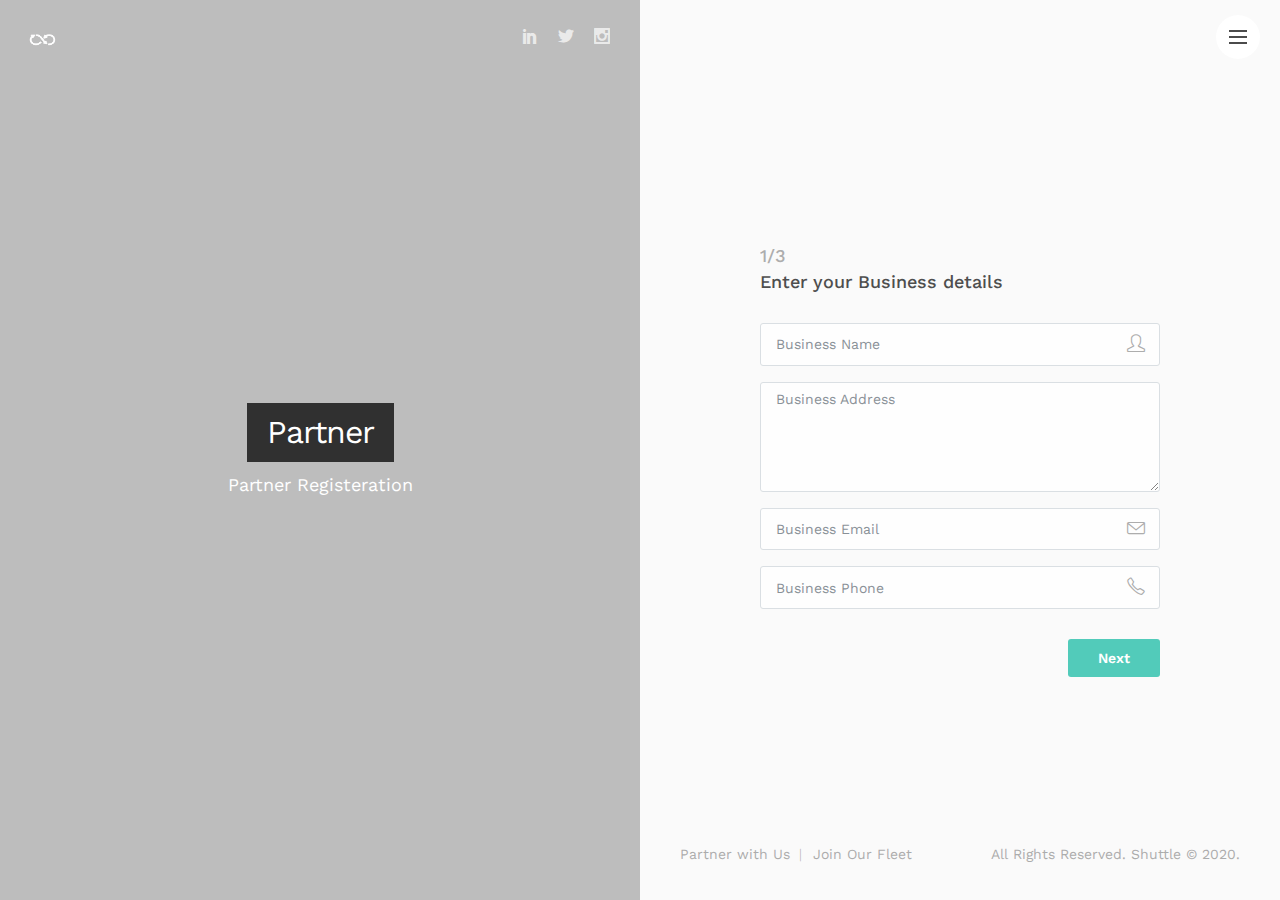
<file: partner.html>
<!DOCTYPE html>
<html lang="en">

<head>
    <meta charset="utf-8">
    <meta http-equiv="X-UA-Compatible" content="IE=edge">
    <meta name="viewport" content="width=device-width, initial-scale=1, shrink-to-fit=no">
    <title>Partner Sign up - Shuttle</title>

    <!-- Favicons-->
    <link rel="shortcut icon" href="img/favicon.ico" type="image/x-icon">
    <link rel="apple-touch-icon" type="image/x-icon" href="img/apple-touch-icon-57x57-precomposed.png">
    <link rel="apple-touch-icon" type="image/x-icon" sizes="72x72" href="img/apple-touch-icon-72x72-precomposed.png">
    <link rel="apple-touch-icon" type="image/x-icon" sizes="114x114" href="img/apple-touch-icon-114x114-precomposed.png">
    <link rel="apple-touch-icon" type="image/x-icon" sizes="144x144" href="img/apple-touch-icon-144x144-precomposed.png">

    <!-- GOOGLE WEB FONT -->
    <link href="https://fonts.googleapis.com/css?family=Work+Sans:300,400,500,600" rel="stylesheet">

    <!-- BASE CSS -->
    <link href="css/bootstrap.min.css" rel="stylesheet">
	<link href="css/menu.css" rel="stylesheet">
    <link href="css/style.css" rel="stylesheet">
	<link href="css/vendors.css" rel="stylesheet">

    <!-- CUSTOM CSS -->
    <link href="css/custom.css" rel="stylesheet">
	
	<!-- MODERNIZR -->
	<script src="js/modernizr.js"></script>

</head>

<body>
	
	<div id="preloader">
		<div data-loader="circle-side"></div>
	</div><!-- /Preload -->
	
	<div id="loader_form">
		<div data-loader="circle-side-2"></div>
	</div><!-- /loader_form -->
	<nav>
		<ul class="cd-primary-nav">
			<li><a href="index.html" class="animated_link">Home</a></li>
			<!-- <li><a href="about-hotel.html" class="animated_link">View Rooms</a></li> -->
			<li><a href="partner.html" class="animated_link">Partner with Us</a></li>
			<li><a href="fleet-home.html" class="animated_link">Join Our Fleet</a></li>
			<!-- <li><a href="contact-hotel.html" class="animated_link">Contact Us</a></li> -->
			<!-- <li><a href="index-2.html" class="animated_link">Restaurant Version</a></li> -->
			<!-- <li><a href="index-3.html" class="animated_link">Spa Version</a></li> -->
		</ul>
		<a href="index.html" id="logo"><img src="img/c.png" alt="" width="45" height="40"></a>
	</nav>
	<!-- /menu -->
	
	<div class="container-fluid full-height">
		<div class="row row-height">
			<div class="col-lg-6 content-left">
				<div class="content-left-wrapper bg_hotel">
					<div class="wrapper">
						<a href="index.html" id="logo"><img src="img/c.png" alt="" width="45" height="40"></a>
						<div id="social">
							<ul>
								<li><a href="www.linkedin.com/company/vellion"><i class="social_linkedin"></i></a></li>
								<li><a href="www.twitter.com/shuttle_co"><i class="social_twitter"></i></a></li>
								<li><a href="www.instagram.com/shvttle.co"><i class="social_instagram"></i></a></li>
							</ul>
						</div>
						<!-- /social -->
						<div class="left_title">
							<h3>Partner</h3>
							<p>Partner Registeration</p>
						</div>
					</div>
				</div>
				<!--/content-left-wrapper -->
			</div>
			<!-- /content-left -->

			<div class="col-lg-6 content-right" id="start">
				<div id="wizard_container">
					<div id="top-wizard">
							<div id="progressbar"></div>
						</div>
						<!-- /top-wizard -->
						<form id="wrapped" method="POST">
							<input id="website" name="website" type="text" value="">
							<!-- Leave for security protection, read docs for details -->
							
							<div id="middle-wizard">
								<div class="step">
									<h3 class="main_question"><strong>1/3</strong>Enter your Business details</h3>
									<div class="form-group">
										<input type="text" name="b_name" class="form-control required" placeholder="Business Name">
										<i class="icon-user"></i>
									</div>
									<div class="form-group">
										<textarea class="form-control notes" name="b_address" placeholder="Business Address"></textarea>
									</div>
									<div class="form-group">
										<input type="email" name="b_email" class="form-control required" placeholder="Business Email">
										<i class="icon-envelope"></i>
									</div>
									<div class="form-group">
										<input type="text" name="b_phone" class="form-control" placeholder="Business Phone">
										<i class="icon-phone"></i>
									</div>

									<!-- <div class="form-group">
										<input type="text" name="dates" class="form-control required" placeholder="Check in - Check out">
										<i class="icon-hotel-calendar_3"></i>
									</div>
									<div class="form-group">
										<div class="styled-select clearfix">
											 <select class="required ddslick" name="room_type">
												<option value="" data-imagesrc="img/icons_select/add_bed.svg">Select Room type</option>
												<option value="Classic single" data-imagesrc="img/icons_select/single_bed.svg">Classic single</option>
												<option value="Luxury single" data-imagesrc="img/icons_select/single_bed_lux.svg">Luxury single</option>
												<option value="Classic Double" data-imagesrc="img/icons_select/double_bed.svg">Classic Double</option>
												<option value="Luxury Double" data-imagesrc="img/icons_select/double_bed_lux.svg">Luxury Double</option>
											</select>
										</div>
									</div>
									<div class="row no-gutters pb-1">
										<div class="col-6 pr-2">
											<div class="form-group">
												<div class="qty-buttons">
													<input type="button" value="+" class="qtyplus" name="adults">
													<input type="text" name="adults" id="adults" value="" class="qty form-control required" placeholder="Adults">
													<input type="button" value="-" class="qtyminus" name="adults">
												</div>
											</div>
										</div>
										<div class="col-6 pl-2">
											<div class="form-group">
												<div class="qty-buttons">
													<input type="button" value="+" class="qtyplus" name="child">
													<input type="text" name="child" id="child" value="" class="qty form-control required" placeholder="Child">
													<input type="button" value="-" class="qtyminus" name="child">
												</div>
											</div>
										</div>
									</div>
									<div class="form-group">
										<textarea class="form-control notes" placeholder="Special notes"></textarea>
									</div> -->
								</div>
								<!-- /step-->
								
								<div class="step">
									<h3 class="main_question"><strong>2/3</strong>Enter your Industry details</h3>
									<div class="form-group">
										<div class="styled-select clearfix">
											 <select class="required ddslick" name="b_type" style="padding: 8px;">
												<option value="">Select Industry</option>
												<option value="Beverages">Beverages</option>
												<option value="Caterting">Caterting</option>
												<option value="Courier">Courier</option>
												<option value="Concierge">Concierge</option>
												<option value="Desserts">Desserts</option>
												<option value="Flowers">Flowers</option>
												<option value="Gifting">Gifting</option>
												<option value="Grocery">Grocery</option>
												<option value="Laundry/Dry-cleaning">Laundry/Dry-cleaning</option>
												<option value="Moving/Storage">Moving/Storage</option>
												<option value="Novelties">Novelties</option>
												<option value="Produce">Produce</option>
												<option value="Pharmacy/Medical">Pharmacy/Medical</option>
												<option value="Prepared Meals">Prepared Meals</option>
												<option value="Restaurants">Restaurants</option>
												<option value="Retail/eCommerce">Retail/eCommerce</option>
												<option value="Shipping/Postal">Shipping/Postal</option>
												<option value="3rd-Party Logistics">3rd-Party Logistics</option>
											</select>
										</div>
									</div>
									<div class="form-group options clearfix">
										<i class="icon-hotel-car"></i><em>Company owned Riders/Drivers/Couriers </em>
										<label class="switch-light switch-ios float-right">
											<input type="checkbox" value="Do you manage a fleet of Riders/Drivers" name="options[]">
											<span><span>No</span><span>Yes</span></span>
											<a></a>
										</label>
									</div>
									<!-- <div class="form-group options clearfix">
										<i class="icon-hotel-coffee"></i><em>Breakfast <strong>+$14</strong></em>
										<label class="switch-light switch-ios float-right">
											<input type="checkbox" value="Breakfast included" name="options[]">
											<span><span>No</span><span>Yes</span></span>
											<a></a>
										</label>
									</div>
									<div class="form-group options clearfix">
										<i class="icon-hotel-restaurant"></i><em>Dinner <strong>+$18</strong></em>
										<label class="switch-light switch-ios float-right">
											<input type="checkbox" value="Dinner included" name="options[]">
											<span><span>No</span><span>Yes</span></span>
											<a></a>
										</label>
									</div> 
									<div class="form-group options clearfix">
										<i class="icon-hotel-car"></i><em>Pick up <strong>+$50</strong></em>
										<label class="switch-light switch-ios float-right">
											<input type="checkbox" value="Pick up service" name="options[]">
											<span><span>No</span><span>Yes</span></span>
											<a></a>
										</label>
									</div>-->
								</div>
								<!-- /step-->
								
								<div class="submit step">
									<h3 class="main_question"><strong>3/3</strong>Company Management Contact details</h3>
									<div class="form-group">
										<input type="text" name="first_name" class="form-control required" placeholder="Registrant First Name">
										<i class="icon-user"></i>
									</div>
									<div class="form-group">
										<input type="text" name="last_name" class="form-control required" placeholder="Registrant Last Name">
										<i class="icon-user"></i>
									</div>
									<div class="form-group">
										<input type="email" name="email" class="form-control required" placeholder="Registrant Email">
										<i class="icon-envelope"></i>
									</div>
									<div class="form-group">
										<input type="text" name="telephone" class="form-control" placeholder="Registrant Phone">
										<i class="icon-phone"></i>
									</div>
									<div class="form-group terms">
										<label class="container_check">Please accept our <a href="#" data-toggle="modal" data-target="#terms-txt">Terms and conditions</a>
											<input type="checkbox" name="terms" value="Yes" class="required">
											<span class="checkmark"></span>
										</label>
									</div>
								</div>
								<!-- /step-->
								
							</div>
							<!-- /middle-wizard -->
							<div id="bottom-wizard">
								<button type="button" name="backward" class="backward">Prev</button>
								<button type="button" name="forward" class="forward">Next</button>
								<button type="submit" name="process" class="submit">Submit</button>
							</div>
							<!-- /bottom-wizard -->
						</form>
					</div>
					<!-- /Wizard container -->
				
					<div class="footer">
						<ul>
							<li><a href="partner.html" class="animated_link">Partner with Us</a></li>
							<li><a href="fleet.html" class="animated_link">Join Our Fleet</a></li>
						</ul>
						<em>All Rights Reserved. Shuttle © 2020.</em>
					</div>
					<!-- Footer -->
			</div>
			<!-- /content-right-->
		</div>
		<!-- /row-->
	</div>
	<!-- /container-fluid -->

	<div class="cd-overlay-nav">
		<span></span>
	</div>
	<!-- /cd-overlay-nav -->

	<div class="cd-overlay-content">
		<span></span>
	</div>
	<!-- /cd-overlay-content -->

	<a href="#0" class="cd-nav-trigger">Menu<span class="cd-icon"></span></a>
	<!-- /menu button -->
	
	<!-- Modal terms -->
	<div class="modal fade" id="terms-txt" tabindex="-1" role="dialog" aria-labelledby="termsLabel" aria-hidden="true">
		<div class="modal-dialog modal-dialog-centered">
			<div class="modal-content">
				<div class="modal-header">
					<h4 class="modal-title" id="termsLabel">Terms and conditions</h4>
					<button type="button" class="close" data-dismiss="modal" aria-hidden="true">&times;</button>
				</div>
				<div class="modal-body">
					<!-- <h1>TERMS AND CONDITIONS</h1> -->
					<h6>Last updated December 09, 2020</h6>
					<hr>
					<h3>Agreement to Terms</h3>
					<p>These Terms and Conditions constitute a legally binding agreement made between you, whether personally or on behalf of an entity (you), and Shuttle(Shvttle.co), located at No.3 Durban St, Wuse, Abuja, Federal Capital Territory 900001, Nigeria (we, us), concerning your access to and use of the Shuttle (https://www.shvttle.co) website as well as any related applications (the Site).</p>
					<p>The Site provides the following services:  (Services). You agree that by accessing the Site and/or Services, you have read, understood, and agree to be bound by all of these Terms and Conditions.</p>
					<p>If you do not agree with all of these Terms and Conditions, then you are prohibited from using the Site and Services and you must discontinue use immediately. We recommend that you print a copy of these Terms and Conditions for future reference.</p>
					<p>The supplemental policies set out in Section 1.7 below, as well as any supplemental terms and condition or documents that may be posted on the Site from time to time, are expressly incorporated by reference.</p>
					<p>We may make changes to these Terms and Conditions at any time. The updated version of these Terms and Conditions will be indicated by an updated "Revised" date and the updated version will be effective as soon as it is accessible. You are responsible for reviewing these Terms and Conditions to stay informed of updates. Your continued use of the Site represents that you have accepted such changes.</p>
					<p>We may update or change the Site from time to time to reflect changes to our products, our users' needs and/or our business priorities.</p>
					<p>Our site is directed to people residing in the . The information provided on the Site is not intended for distribution to or use by any person or entity in any jurisdiction or country where such distribution or use would be contrary to law or regulation or which would subject us to any registration requirement within such jurisdiction or country.</p>
					<p>The Site is intended for users who are at least 18 years old. If you are under the age of 18, you are not permitted to register for the Site or use the Services without parental permission.</p>
					<p>Additional policies which also apply to your use of the Site include:</p>
						<ul>
							<li>Our Privacy Notice  which sets out the terms on which we process any personal data we collect from you, or that you provide to us. By using the Site, you consent to such processing and you warrant that all data provided by you is accurate.</li>
							<li>Our Acceptable Use Policy, which sets out the permitted uses and prohibited uses of the Site. When using the Site, you must comply with this Acceptable Use Policy.</li>
							<li>If you purchase physical goods, digital goods, services, software, and/or content from the Site, our terms and conditions of supply will apply to thesales, use, and licence.</li>
							<li>Certain parts of this Site can be used only on payment of a fee. If you wish to use such Services, you will, in addition to our Terms and Conditions, also be subject to our Terms and conditions of supply</li>
						</ul>



					<!-- <img src="img/IMG_6599.GIF" alt="Sike" height="120"> -->
				</div>
				<div class="modal-footer">
					<button type="button" class="btn_1" data-dismiss="modal">Close</button>
				</div>
			</div>
			<!-- /.modal-content -->
		</div>
		<!-- /.modal-dialog -->
	</div>
	<!-- /.modal -->
	
	<!-- COMMON SCRIPTS -->
	<script src="js/jquery-3.2.1.min.js"></script>
    <script src="js/common_scripts.min.js"></script>
	<script src="js/velocity.min.js"></script>
	<script src="js/functions.js"></script>

	<!-- Wizard script -->
	<script src="js/booking_hotel_func.js"></script>

</body>
</html>
</file>
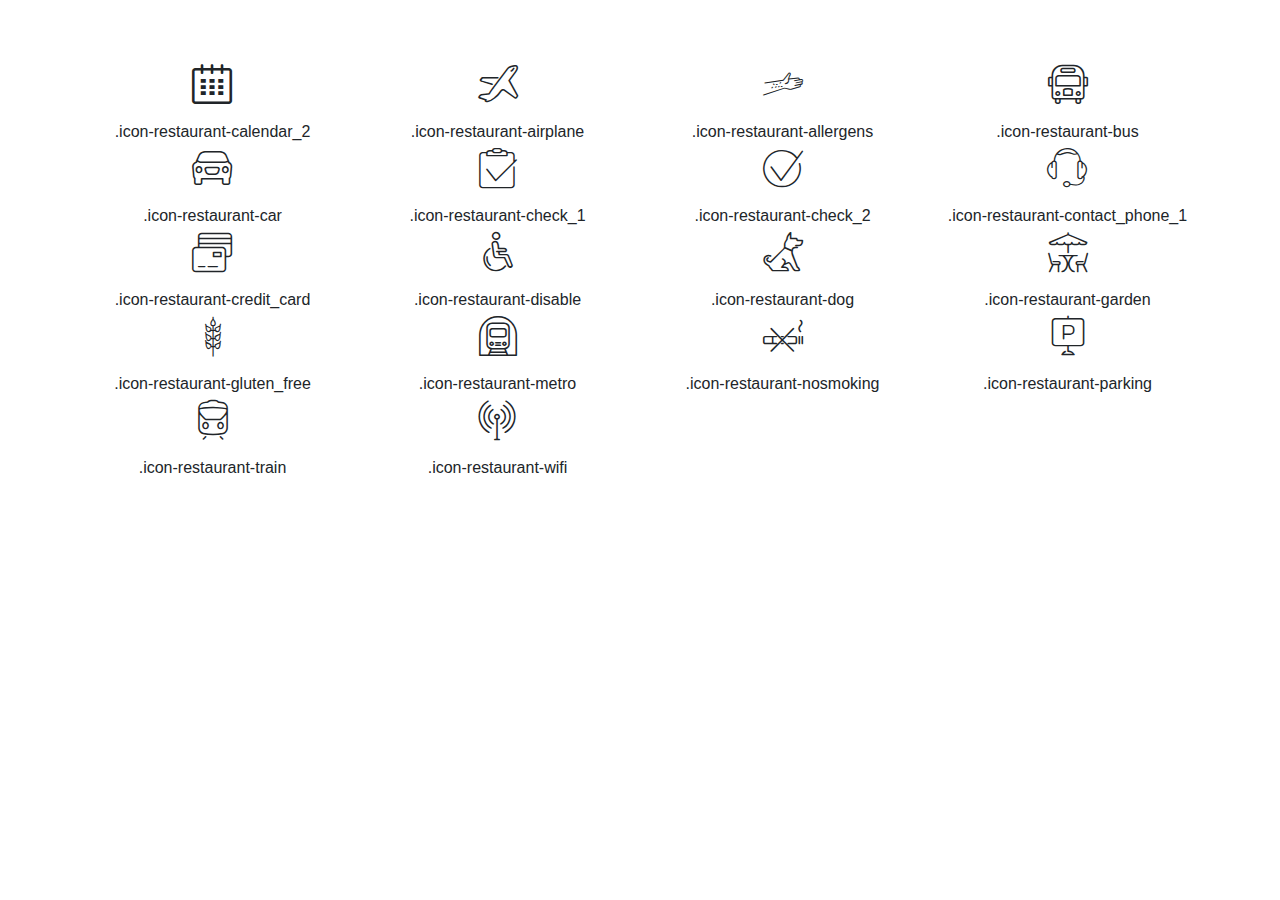
<file: css/icon_fonts/demo_icon_set_1.html>
<!doctype html>
<html>
<head>
<title>Your Font/Glyphs</title>
<link rel="stylesheet" href="../vendors.css">
<link href="../bootstrap.min.css" rel="stylesheet">
<!--[if lte IE 7]><script src="lte-ie7.js"></script><![endif]-->
<style>
	#icons i{
		font-size:40px;
		display:block;
}
	</style>
</head>
<body>
<div class="container" style="margin-top:60px;">
    	<div class="row" id="icons">
        	<div class="col-md-3 col-sm3 text-center add_bottom_20">
            	<i class="icon-restaurant-calendar_2"></i>.icon-restaurant-calendar_2
            </div>
           <div class="col-md-3 col-sm3 text-center add_bottom_20">
           <i class="icon-restaurant-airplane"></i>.icon-restaurant-airplane
            </div>
            <div class="col-md-3 col-sm3 text-center add_bottom_20">
            <i class="icon-restaurant-allergens"></i>.icon-restaurant-allergens
            </div>
            <div class="col-md-3 col-sm3 text-center add_bottom_20">
            <i class="icon-restaurant-bus"></i>.icon-restaurant-bus
            </div>
            <div class="col-md-3 col-sm3 text-center add_bottom_20">
            <i class="icon-restaurant-car"></i>.icon-restaurant-car
            </div>
           <div class="col-md-3 col-sm3 text-center add_bottom_20">
            <i class="icon-restaurant-check_1"></i>.icon-restaurant-check_1
            </div>
            <div class="col-md-3 col-sm3 text-center add_bottom_20">
            <i class="icon-restaurant-check_2"></i>.icon-restaurant-check_2
            </div>
          <div class="col-md-3 col-sm3 text-center add_bottom_20">
            <i class="icon-restaurant-contact_phone_1"></i>.icon-restaurant-contact_phone_1
            </div>
            <div class="col-md-3 col-sm3 text-center add_bottom_20">
            <i class="icon-restaurant-credit_card"></i>.icon-restaurant-credit_card
            </div>
            <div class="col-md-3 col-sm3 text-center add_bottom_20">
            <i class="icon-restaurant-disable"></i>.icon-restaurant-disable
            </div>
            <div class="col-md-3 col-sm3 text-center add_bottom_20">
            <i class="icon-restaurant-dog"></i>.icon-restaurant-dog
            </div>
            <div class="col-md-3 col-sm3 text-center add_bottom_20">
            <i class="icon-restaurant-garden"></i>.icon-restaurant-garden
            </div>
            <div class="col-md-3 col-sm3 text-center add_bottom_20">
            <i class="icon-restaurant-gluten_free"></i>.icon-restaurant-gluten_free
            </div>
            <div class="col-md-3 col-sm3 text-center add_bottom_20">
            <i class="icon-restaurant-metro"></i>.icon-restaurant-metro
            </div>
            <div class="col-md-3 col-sm3 text-center add_bottom_20">
            <i class="icon-restaurant-nosmoking"></i>.icon-restaurant-nosmoking
            </div>
            <div class="col-md-3 col-sm3 text-center add_bottom_20">
            <i class="icon-restaurant-parking"></i>.icon-restaurant-parking
            </div>
            <div class="col-md-3 col-sm3 text-center add_bottom_20">
            <i class="icon-restaurant-train"></i>.icon-restaurant-train
            </div>
            <div class="col-md-3 col-sm3 text-center add_bottom_20">
            <i class="icon-restaurant-wifi"></i>.icon-restaurant-wifi
            </div>
            
        </div>
    </div>
</body>
</html>
</file>
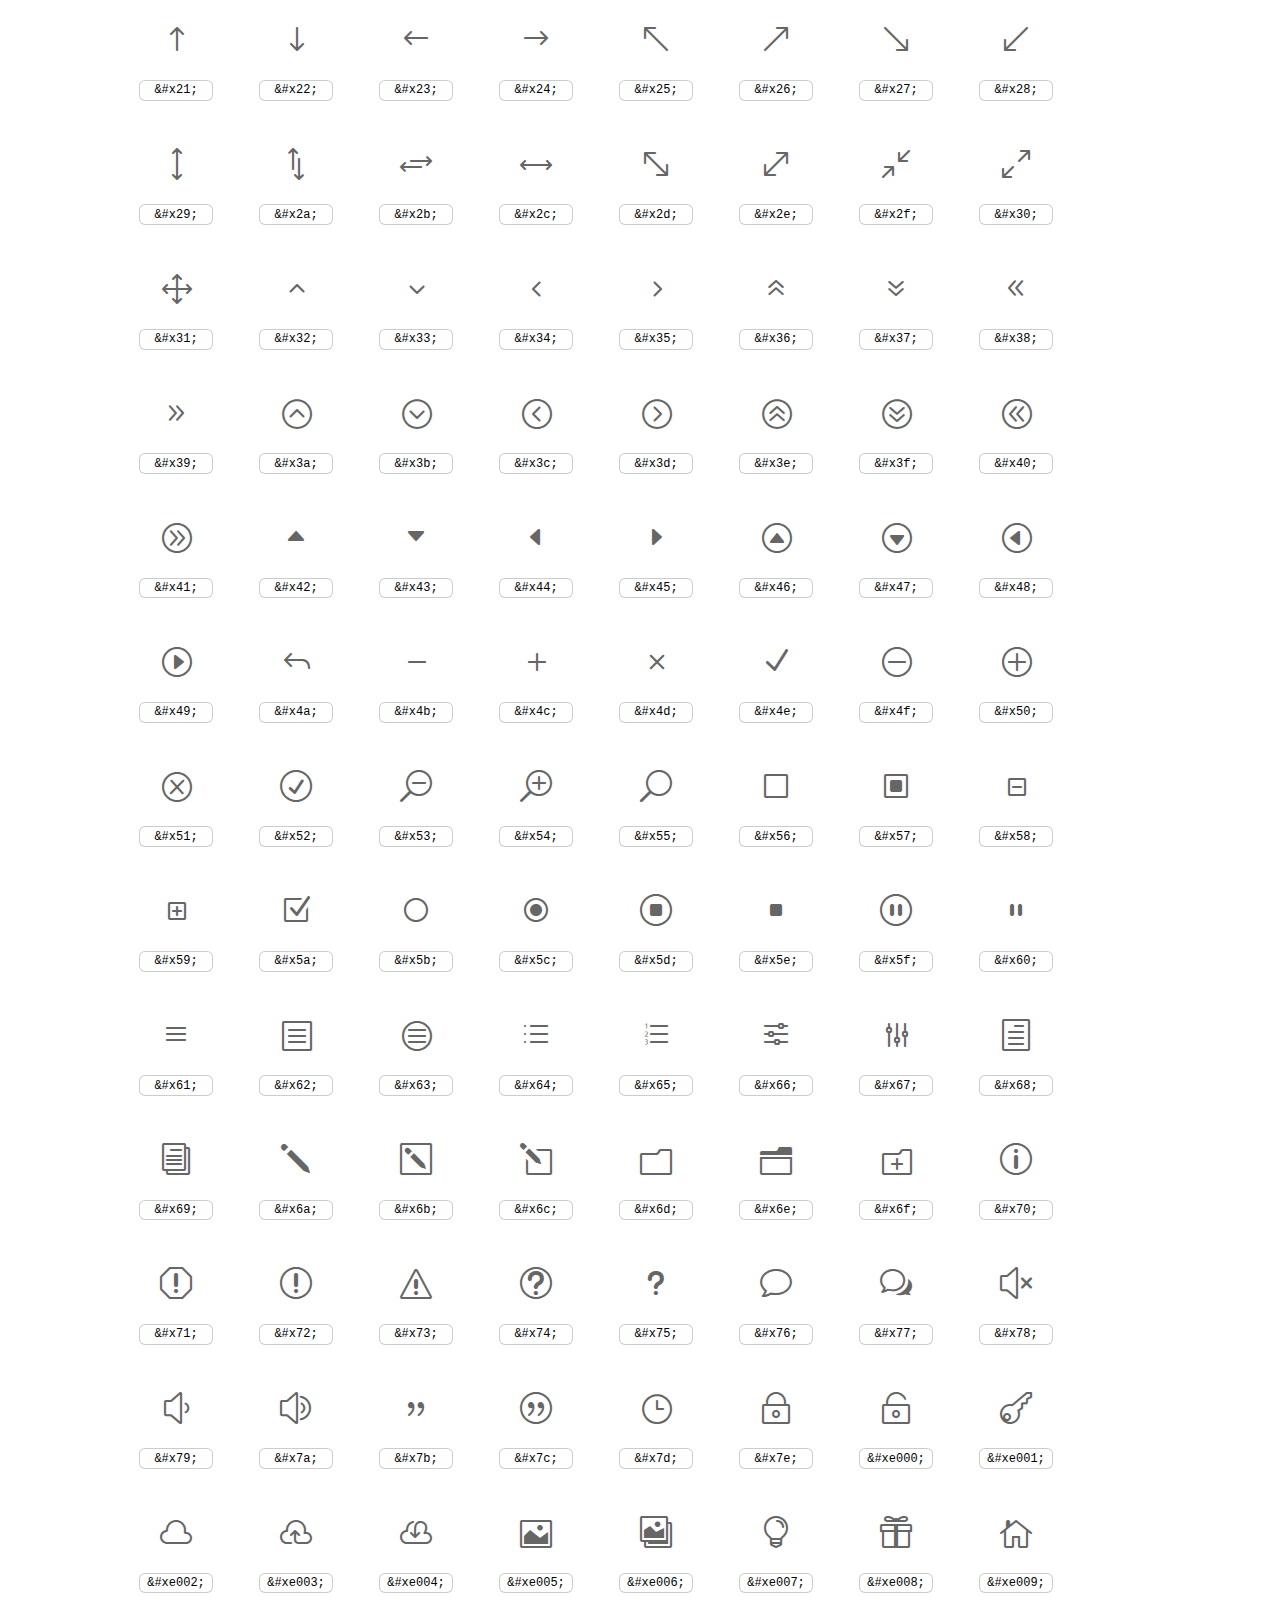
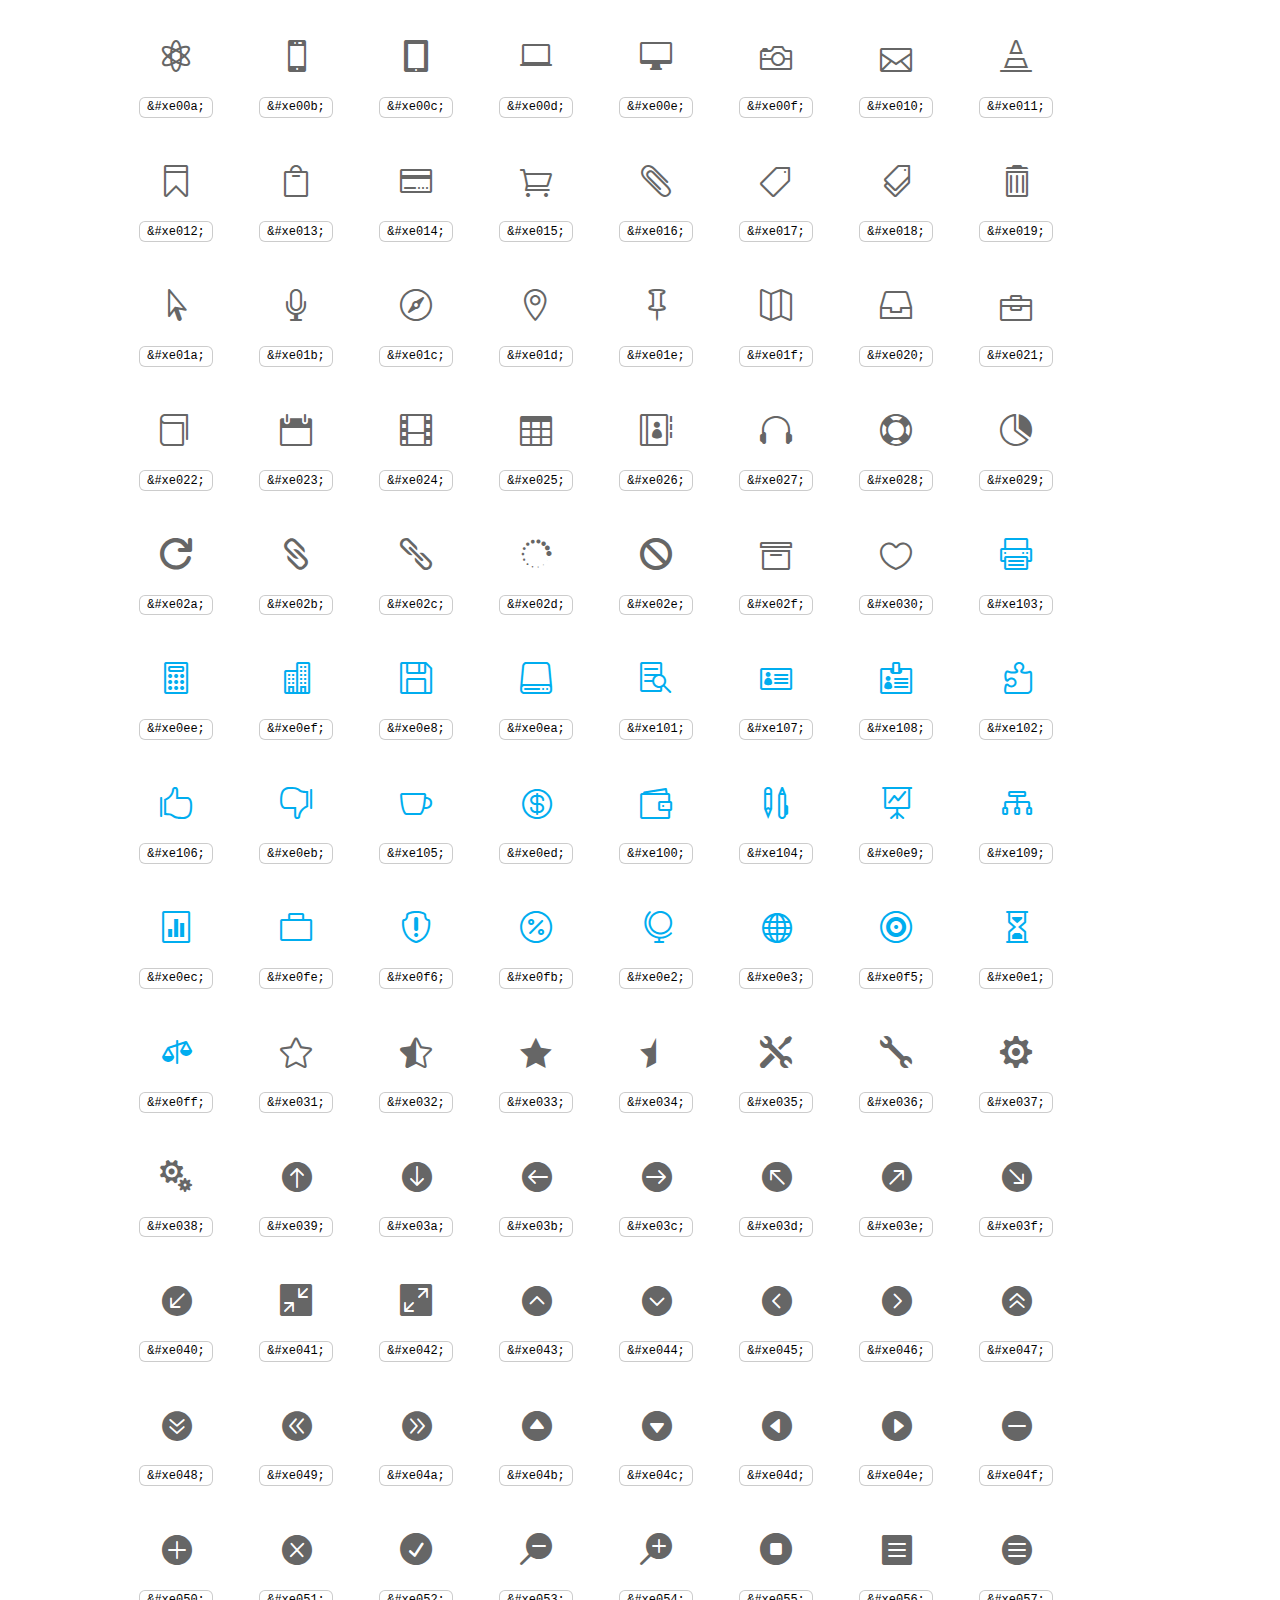
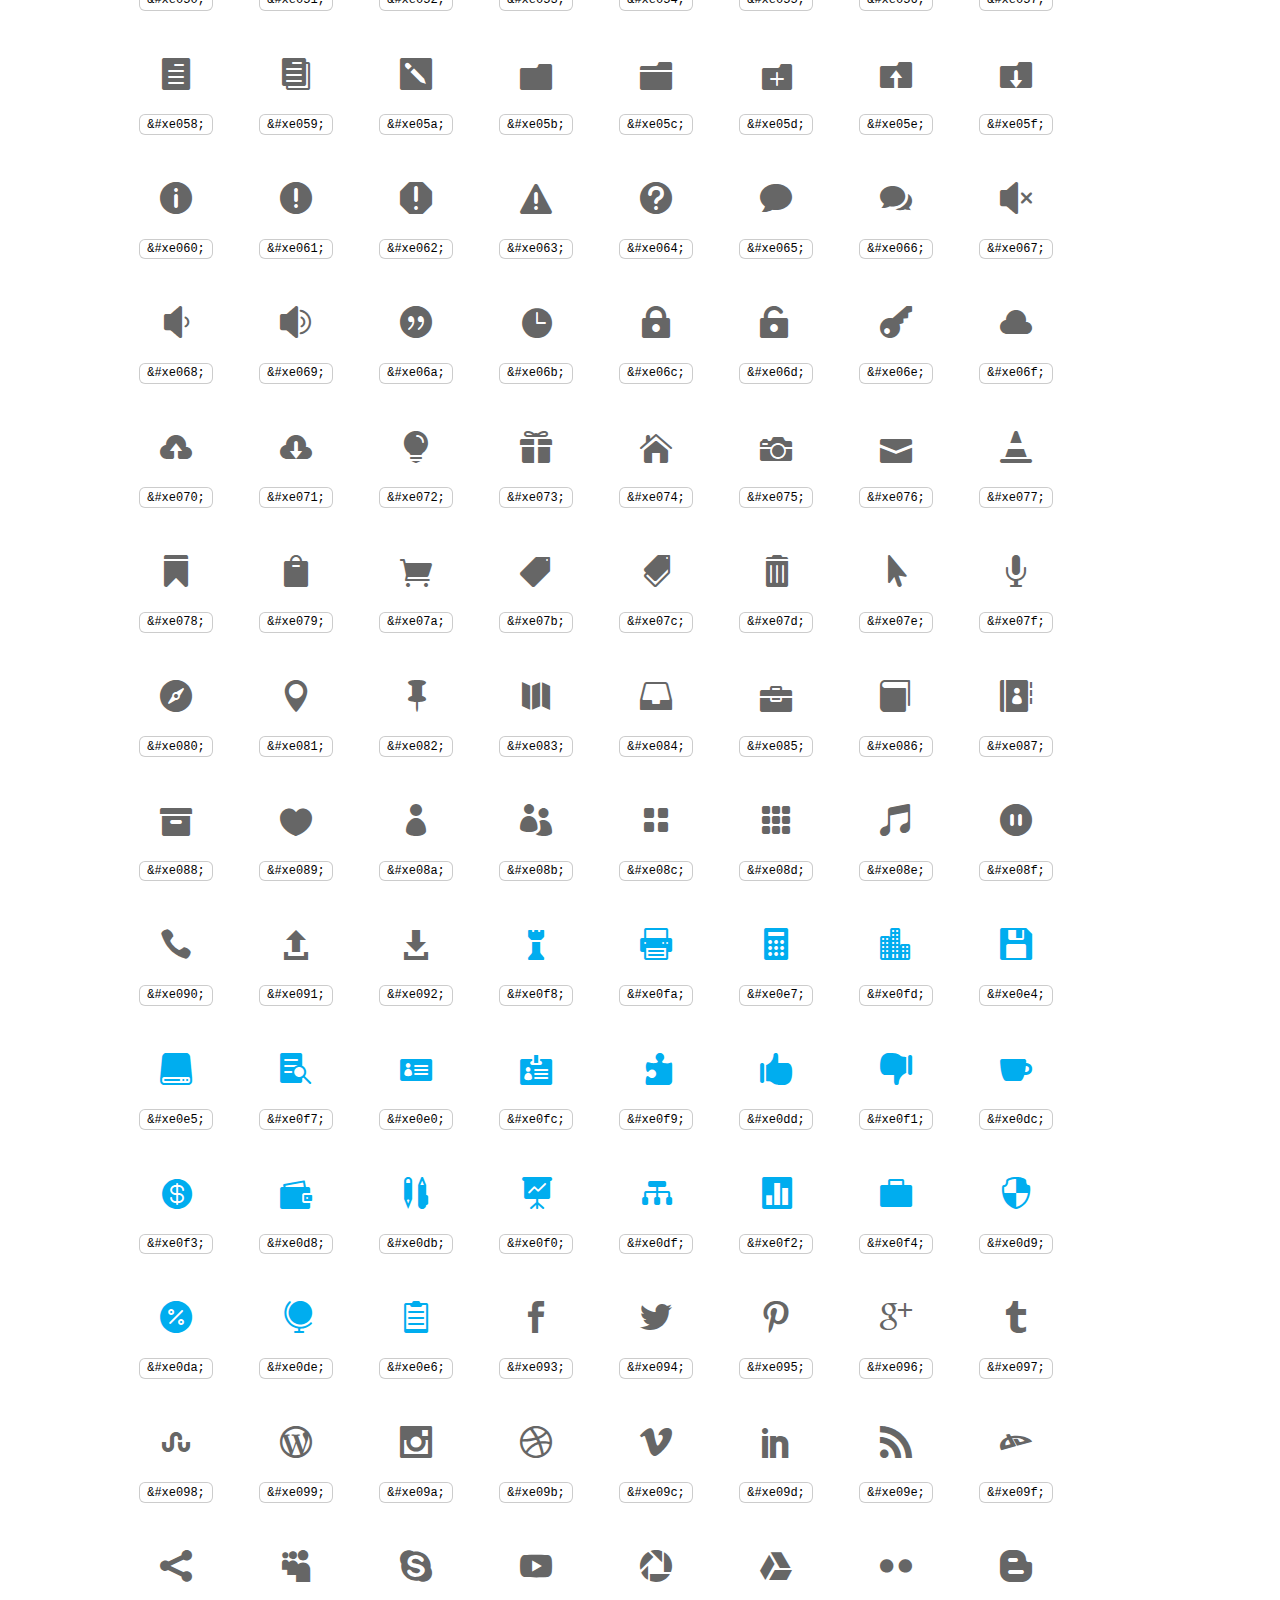
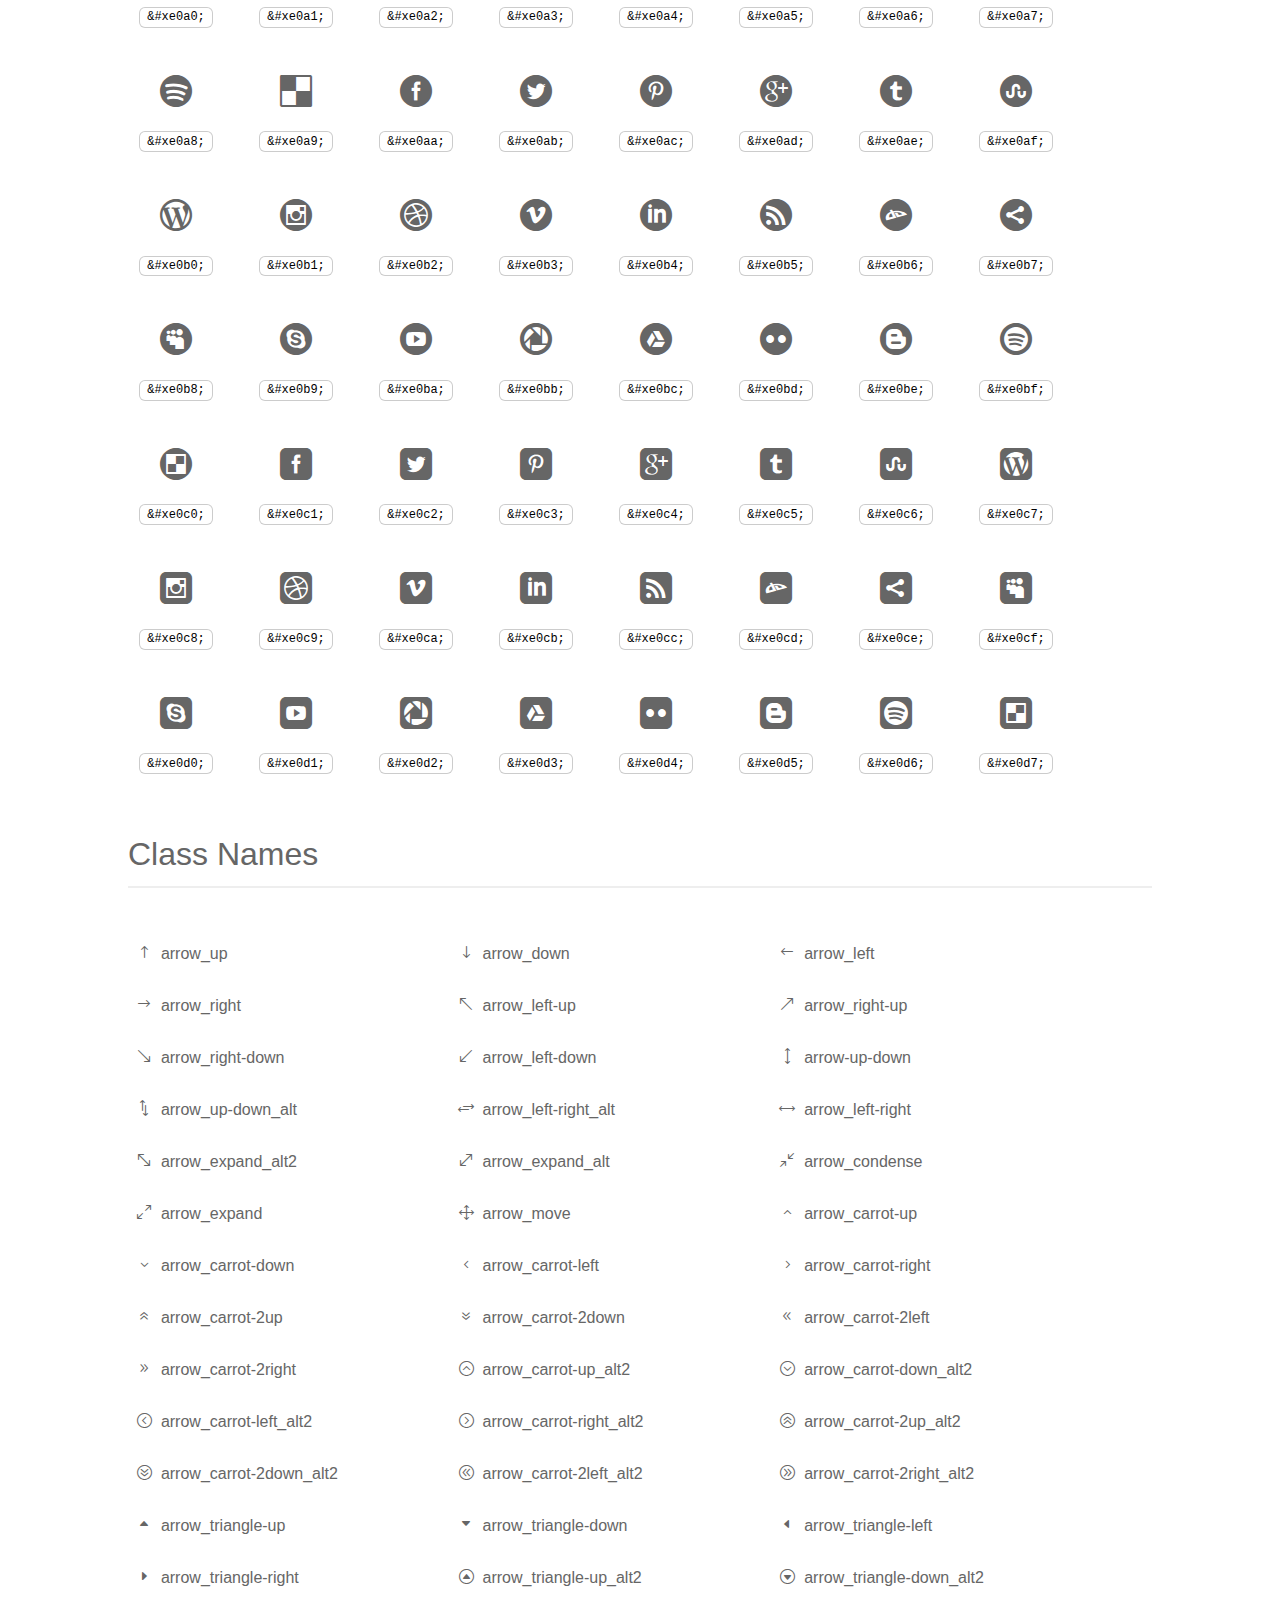
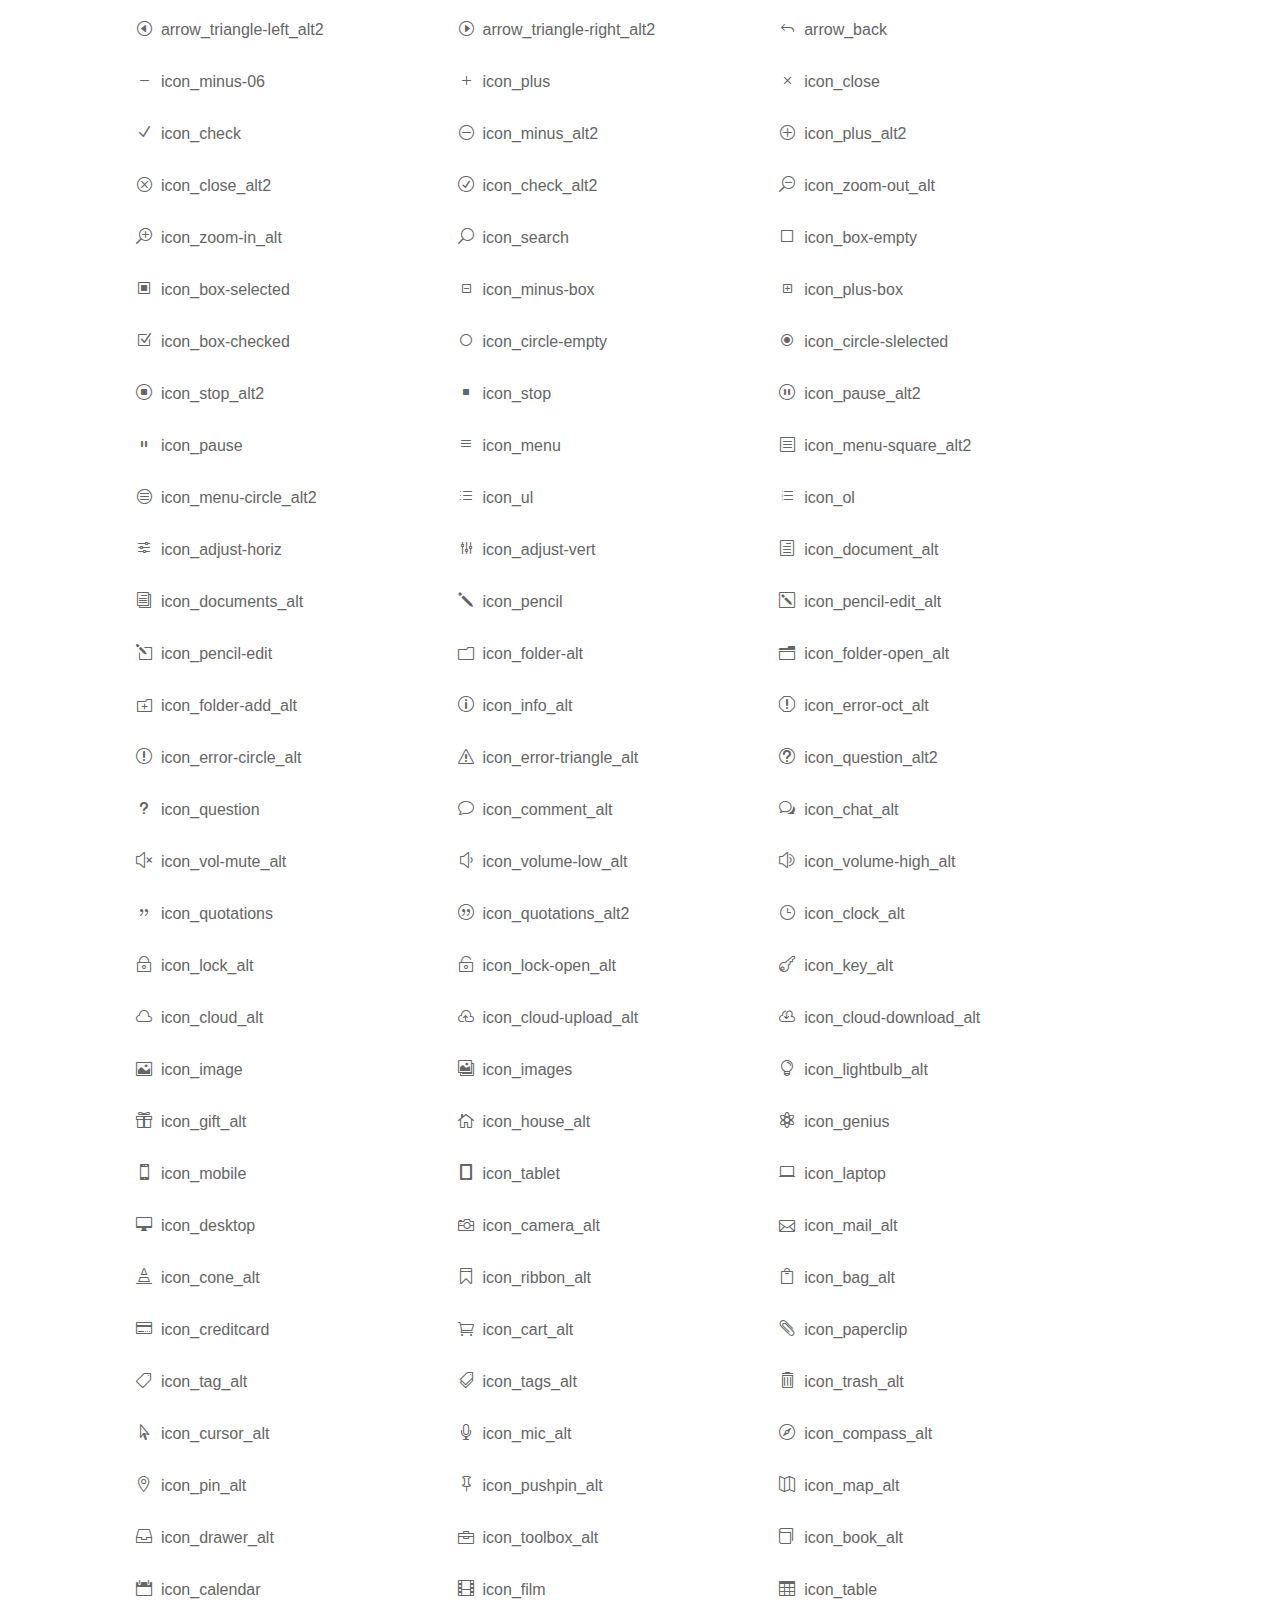
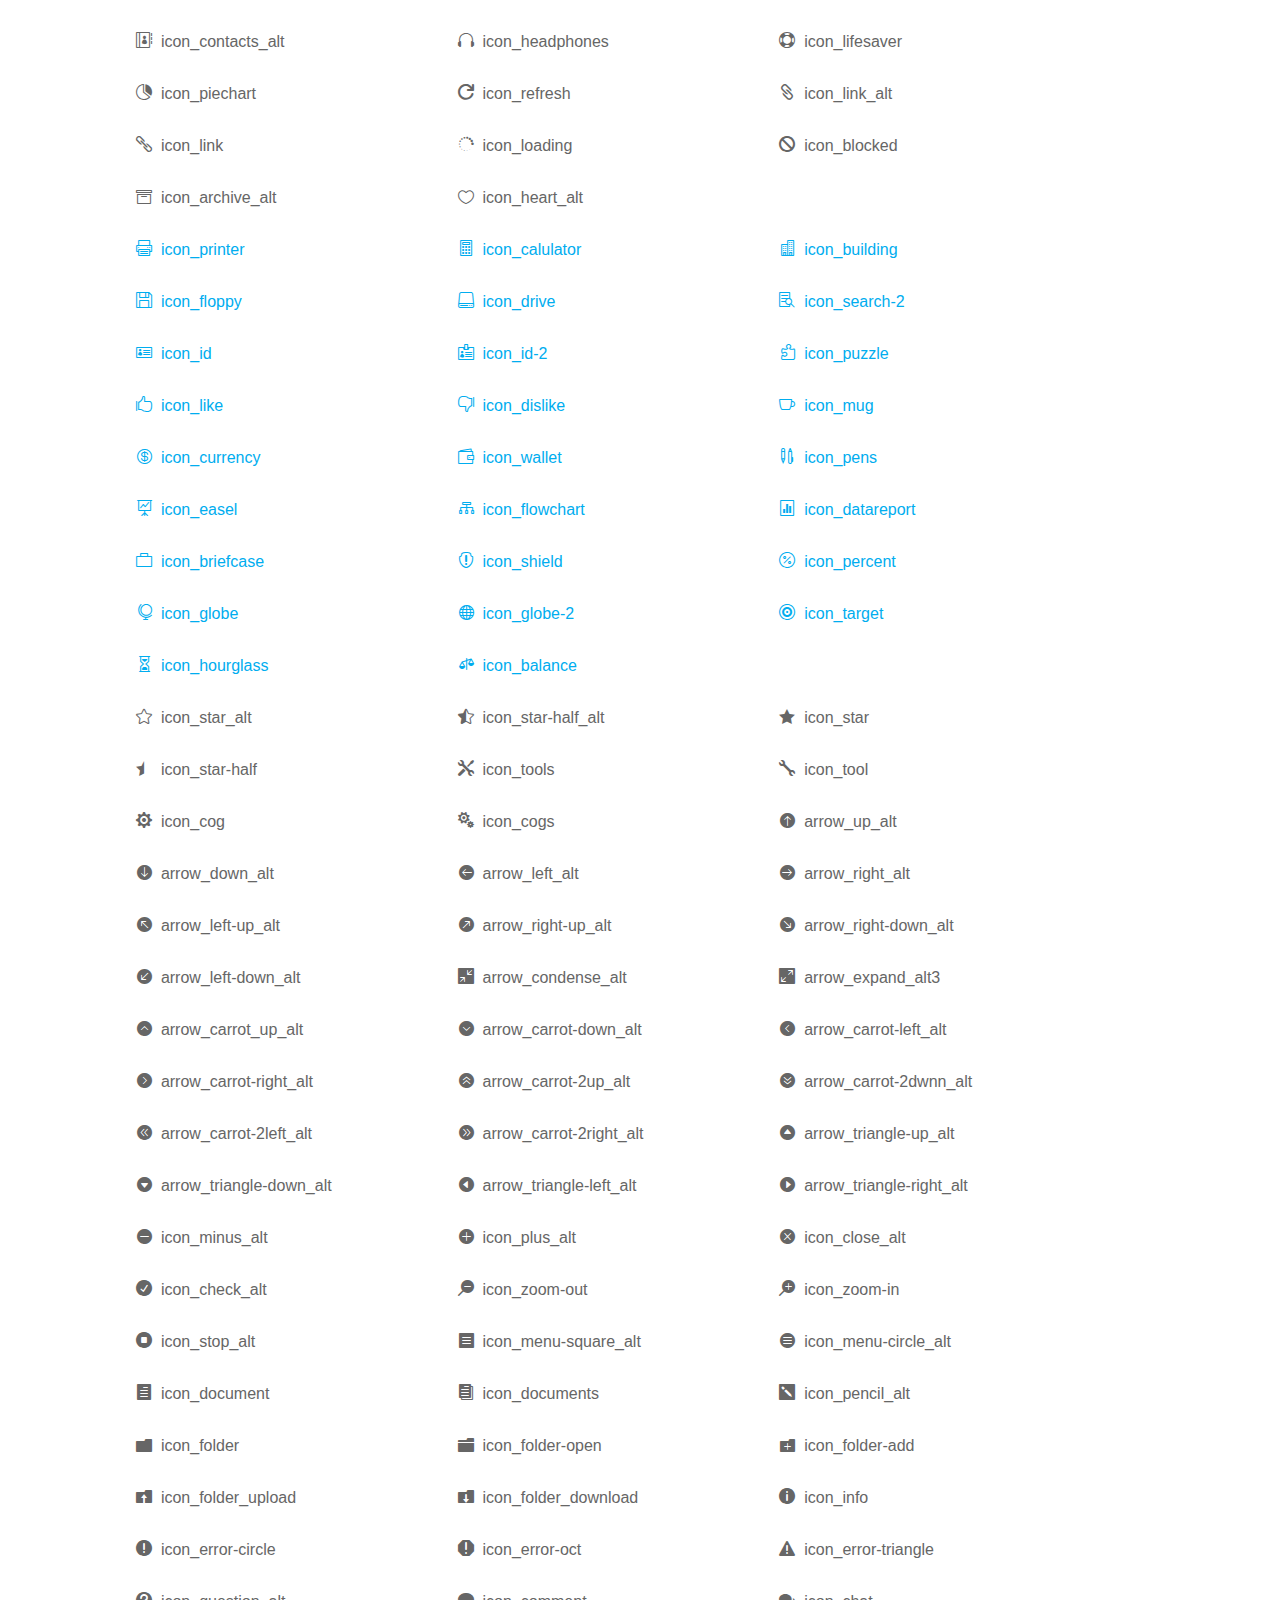
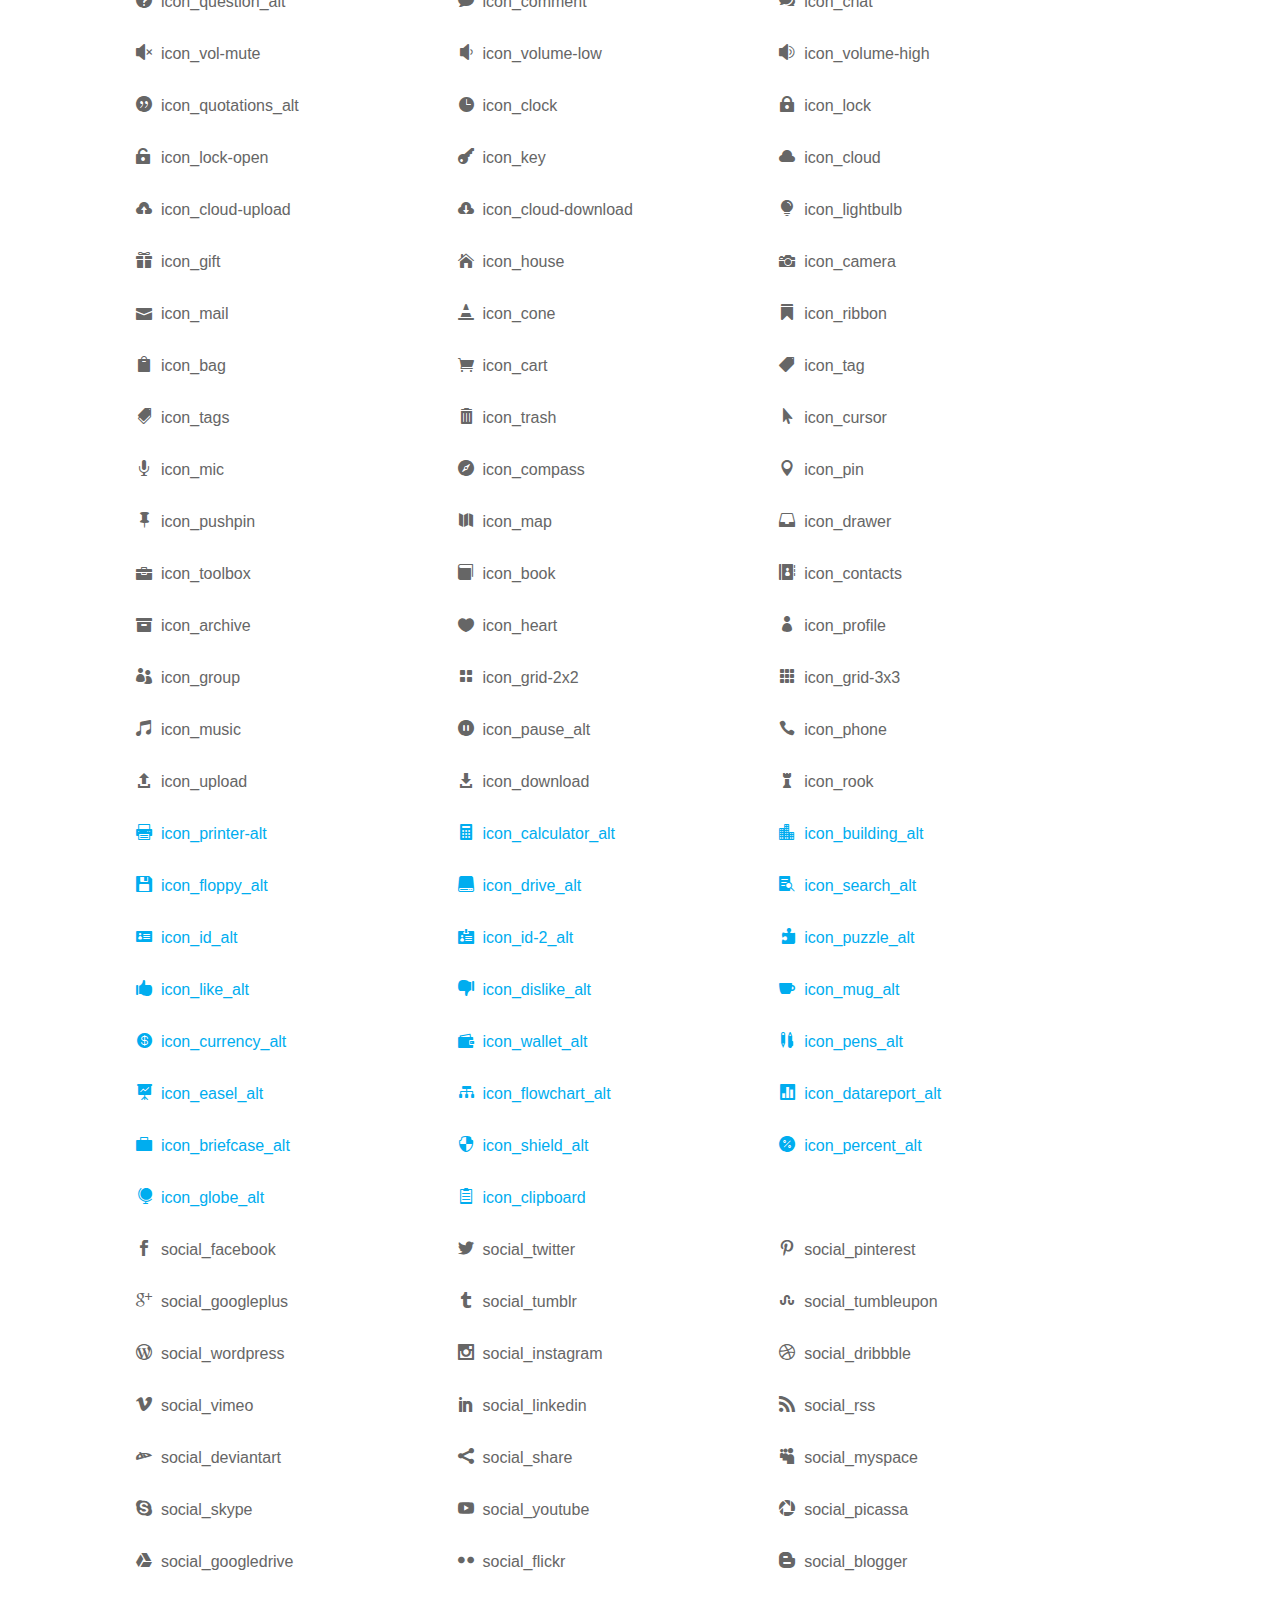
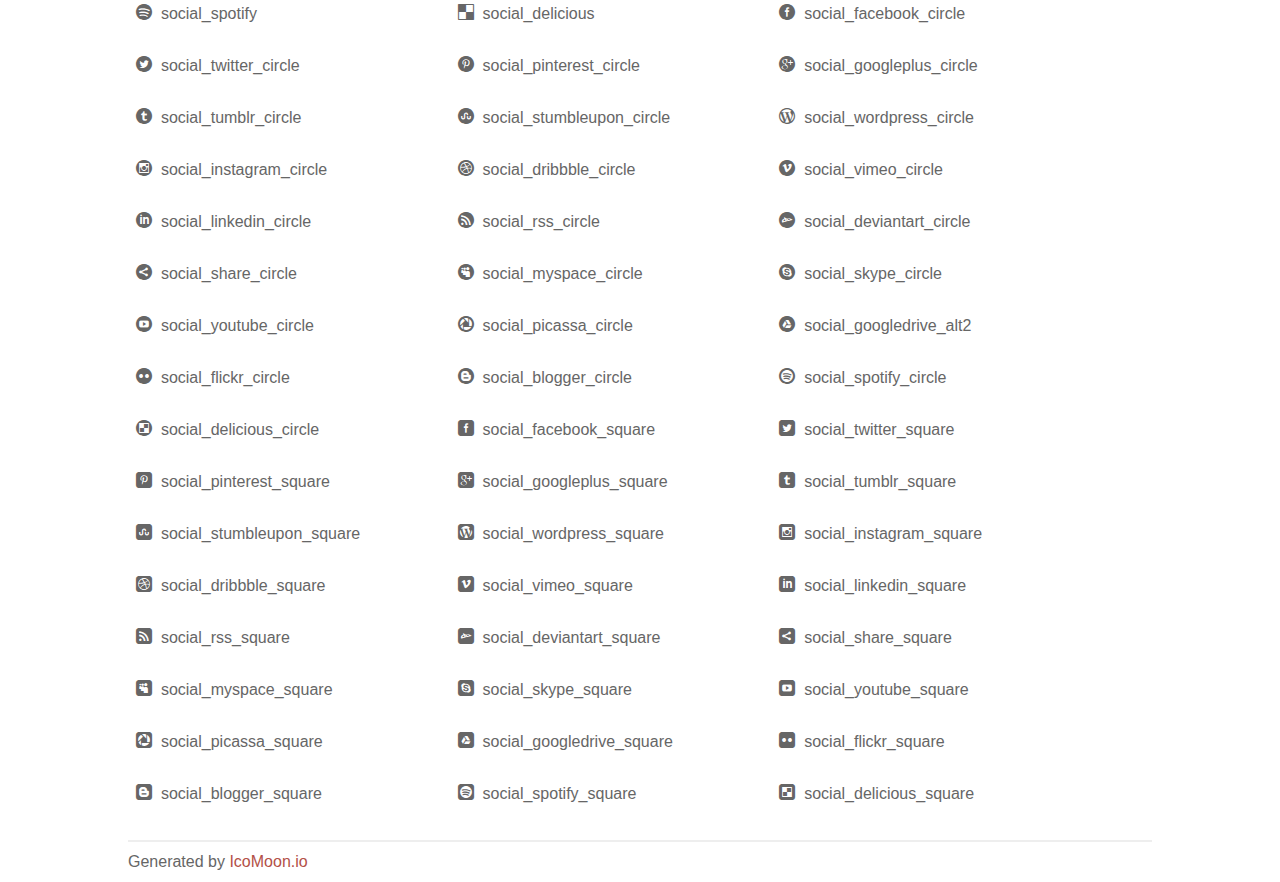
<file: css/icon_fonts/demo_icon_set_3.html>
<!doctype html>
<html>
<head>
<title>Your Font/Glyphs</title>
<link rel="stylesheet" href="../vendors.css">
<!--[if lte IE 7]><script src="lte-ie7.js"></script><![endif]-->
<style>
	section, header, footer {display: block;}
	body {
		font-family: sans-serif;
		color: #666;
		line-height: 1.5;
		font-size: 1em;
	}
	* {
		-moz-box-sizing: border-box;
		-webkit-box-sizing: border-box;
		box-sizing: border-box;
		margin: 0;
		padding: 0;
	}
	.glyph {
		float: left;
		text-align: center;
		padding: .75em;
		margin: .4em 1.5em .75em 0;
		width: 6em;
		text-shadow: none;
	}
	
	.glyph input {
		font-family: consolas, monospace;
		font-size: 12px;
		width: 100%;
		text-align: center;
		border: 0;
		box-shadow: 0 0 0 1px #ccc;
		padding: .2em;
                -moz-border-radius: 5px;
                -webkit-border-radius: 5px;
	}
	
	

	.new {
		color:#00adef !important;
	}

	
	.w-main {
		width: 80%;
	}
	.centered {
		margin-left: auto;
		margin-right: auto;
	}
	.fs1 {
		font-size: 2em;
	}
	header {
		margin: 2em 0;
		padding-bottom: .5em;
		color: #666;
		box-shadow: 0 2px #eee;
	}
	header h1 {
		font-size: 2em;
		font-weight: normal;
	}
	.clearfix:before, .clearfix:after { content: ""; display: table; }
	.clearfix:after, .clear { clear: both; }
	footer {
		margin-top: 2em;
		padding: .5em 0;
		box-shadow: 0 -2px #eee;
	}
	a, a:visited {
		color: #B35047;
		text-decoration: none;
	}
	a:hover, a:focus {color: #000;}
	
	.box1 {
		font-size: 16px;
		display: inline-block;
		width: 30%;
		padding: .25em .5em;
		margin: 20px 10px 0 0;
	}
</style>
</head>
<body>

	<div class="w-main centered">
	<section class="mtm clearfix" id="glyphs">
	<div class="glyph">
		<div class="fs1" aria-hidden="true" data-icon="&#x21;"></div>
		<input type="text" readonly value="&amp;#x21;" />
	</div>
	<div class="glyph">
		<div class="fs1" aria-hidden="true" data-icon="&#x22;"></div>
		<input type="text" readonly value="&amp;#x22;" />
	</div>
	<div class="glyph">
		<div class="fs1" aria-hidden="true" data-icon="&#x23;"></div>
		<input type="text" readonly value="&amp;#x23;" />
	</div>
	<div class="glyph">
		<div class="fs1" aria-hidden="true" data-icon="&#x24;"></div>
		<input type="text" readonly value="&amp;#x24;" />
	</div>
	<div class="glyph">
		<div class="fs1" aria-hidden="true" data-icon="&#x25;"></div>
		<input type="text" readonly value="&amp;#x25;" />
	</div>
	<div class="glyph">
		<div class="fs1" aria-hidden="true" data-icon="&#x26;"></div>
		<input type="text" readonly value="&amp;#x26;" />
	</div>
	<div class="glyph">
		<div class="fs1" aria-hidden="true" data-icon="&#x27;"></div>
		<input type="text" readonly value="&amp;#x27;" />
	</div>
	<div class="glyph">
		<div class="fs1" aria-hidden="true" data-icon="&#x28;"></div>
		<input type="text" readonly value="&amp;#x28;" />
	</div>
	<div class="glyph">
		<div class="fs1" aria-hidden="true" data-icon="&#x29;"></div>
		<input type="text" readonly value="&amp;#x29;" />
	</div>
	<div class="glyph">
		<div class="fs1" aria-hidden="true" data-icon="&#x2a;"></div>
		<input type="text" readonly value="&amp;#x2a;" />
	</div>
	<div class="glyph">
		<div class="fs1" aria-hidden="true" data-icon="&#x2b;"></div>
		<input type="text" readonly value="&amp;#x2b;" />
	</div>
	<div class="glyph">
		<div class="fs1" aria-hidden="true" data-icon="&#x2c;"></div>
		<input type="text" readonly value="&amp;#x2c;" />
	</div>
	<div class="glyph">
		<div class="fs1" aria-hidden="true" data-icon="&#x2d;"></div>
		<input type="text" readonly value="&amp;#x2d;" />
	</div>
	<div class="glyph">
		<div class="fs1" aria-hidden="true" data-icon="&#x2e;"></div>
		<input type="text" readonly value="&amp;#x2e;" />
	</div>
	<div class="glyph">
		<div class="fs1" aria-hidden="true" data-icon="&#x2f;"></div>
		<input type="text" readonly value="&amp;#x2f;" />
	</div>
	<div class="glyph">
		<div class="fs1" aria-hidden="true" data-icon="&#x30;"></div>
		<input type="text" readonly value="&amp;#x30;" />
	</div>
	<div class="glyph">
		<div class="fs1" aria-hidden="true" data-icon="&#x31;"></div>
		<input type="text" readonly value="&amp;#x31;" />
	</div>
	<div class="glyph">
		<div class="fs1" aria-hidden="true" data-icon="&#x32;"></div>
		<input type="text" readonly value="&amp;#x32;" />
	</div>
	<div class="glyph">
		<div class="fs1" aria-hidden="true" data-icon="&#x33;"></div>
		<input type="text" readonly value="&amp;#x33;" />
	</div>
	<div class="glyph">
		<div class="fs1" aria-hidden="true" data-icon="&#x34;"></div>
		<input type="text" readonly value="&amp;#x34;" />
	</div>
	<div class="glyph">
		<div class="fs1" aria-hidden="true" data-icon="&#x35;"></div>
		<input type="text" readonly value="&amp;#x35;" />
	</div>
	<div class="glyph">
		<div class="fs1" aria-hidden="true" data-icon="&#x36;"></div>
		<input type="text" readonly value="&amp;#x36;" />
	</div>
	<div class="glyph">
		<div class="fs1" aria-hidden="true" data-icon="&#x37;"></div>
		<input type="text" readonly value="&amp;#x37;" />
	</div>
	<div class="glyph">
		<div class="fs1" aria-hidden="true" data-icon="&#x38;"></div>
		<input type="text" readonly value="&amp;#x38;" />
	</div>
	<div class="glyph">
		<div class="fs1" aria-hidden="true" data-icon="&#x39;"></div>
		<input type="text" readonly value="&amp;#x39;" />
	</div>
	<div class="glyph">
		<div class="fs1" aria-hidden="true" data-icon="&#x3a;"></div>
		<input type="text" readonly value="&amp;#x3a;" />
	</div>
	<div class="glyph">
		<div class="fs1" aria-hidden="true" data-icon="&#x3b;"></div>
		<input type="text" readonly value="&amp;#x3b;" />
	</div>
	<div class="glyph">
		<div class="fs1" aria-hidden="true" data-icon="&#x3c;"></div>
		<input type="text" readonly value="&amp;#x3c;" />
	</div>
	<div class="glyph">
		<div class="fs1" aria-hidden="true" data-icon="&#x3d;"></div>
		<input type="text" readonly value="&amp;#x3d;" />
	</div>
	<div class="glyph">
		<div class="fs1" aria-hidden="true" data-icon="&#x3e;"></div>
		<input type="text" readonly value="&amp;#x3e;" />
	</div>
	<div class="glyph">
		<div class="fs1" aria-hidden="true" data-icon="&#x3f;"></div>
		<input type="text" readonly value="&amp;#x3f;" />
	</div>
	<div class="glyph">
		<div class="fs1" aria-hidden="true" data-icon="&#x40;"></div>
		<input type="text" readonly value="&amp;#x40;" />
	</div>
	<div class="glyph">
		<div class="fs1" aria-hidden="true" data-icon="&#x41;"></div>
		<input type="text" readonly value="&amp;#x41;" />
	</div>
	<div class="glyph">
		<div class="fs1" aria-hidden="true" data-icon="&#x42;"></div>
		<input type="text" readonly value="&amp;#x42;" />
	</div>
	<div class="glyph">
		<div class="fs1" aria-hidden="true" data-icon="&#x43;"></div>
		<input type="text" readonly value="&amp;#x43;" />
	</div>
	<div class="glyph">
		<div class="fs1" aria-hidden="true" data-icon="&#x44;"></div>
		<input type="text" readonly value="&amp;#x44;" />
	</div>
	<div class="glyph">
		<div class="fs1" aria-hidden="true" data-icon="&#x45;"></div>
		<input type="text" readonly value="&amp;#x45;" />
	</div>
	<div class="glyph">
		<div class="fs1" aria-hidden="true" data-icon="&#x46;"></div>
		<input type="text" readonly value="&amp;#x46;" />
	</div>
	<div class="glyph">
		<div class="fs1" aria-hidden="true" data-icon="&#x47;"></div>
		<input type="text" readonly value="&amp;#x47;" />
	</div>
	<div class="glyph">
		<div class="fs1" aria-hidden="true" data-icon="&#x48;"></div>
		<input type="text" readonly value="&amp;#x48;" />
	</div>
	<div class="glyph">
		<div class="fs1" aria-hidden="true" data-icon="&#x49;"></div>
		<input type="text" readonly value="&amp;#x49;" />
	</div>
	<div class="glyph">
		<div class="fs1" aria-hidden="true" data-icon="&#x4a;"></div>
		<input type="text" readonly value="&amp;#x4a;" />
	</div>
	<div class="glyph">
		<div class="fs1" aria-hidden="true" data-icon="&#x4b;"></div>
		<input type="text" readonly value="&amp;#x4b;" />
	</div>
	<div class="glyph">
		<div class="fs1" aria-hidden="true" data-icon="&#x4c;"></div>
		<input type="text" readonly value="&amp;#x4c;" />
	</div>
	<div class="glyph">
		<div class="fs1" aria-hidden="true" data-icon="&#x4d;"></div>
		<input type="text" readonly value="&amp;#x4d;" />
	</div>
	<div class="glyph">
		<div class="fs1" aria-hidden="true" data-icon="&#x4e;"></div>
		<input type="text" readonly value="&amp;#x4e;" />
	</div>
	<div class="glyph">
		<div class="fs1" aria-hidden="true" data-icon="&#x4f;"></div>
		<input type="text" readonly value="&amp;#x4f;" />
	</div>
	<div class="glyph">
		<div class="fs1" aria-hidden="true" data-icon="&#x50;"></div>
		<input type="text" readonly value="&amp;#x50;" />
	</div>
	<div class="glyph">
		<div class="fs1" aria-hidden="true" data-icon="&#x51;"></div>
		<input type="text" readonly value="&amp;#x51;" />
	</div>
	<div class="glyph">
		<div class="fs1" aria-hidden="true" data-icon="&#x52;"></div>
		<input type="text" readonly value="&amp;#x52;" />
	</div>
	<div class="glyph">
		<div class="fs1" aria-hidden="true" data-icon="&#x53;"></div>
		<input type="text" readonly value="&amp;#x53;" />
	</div>
	<div class="glyph">
		<div class="fs1" aria-hidden="true" data-icon="&#x54;"></div>
		<input type="text" readonly value="&amp;#x54;" />
	</div>
	<div class="glyph">
		<div class="fs1" aria-hidden="true" data-icon="&#x55;"></div>
		<input type="text" readonly value="&amp;#x55;" />
	</div>
	<div class="glyph">
		<div class="fs1" aria-hidden="true" data-icon="&#x56;"></div>
		<input type="text" readonly value="&amp;#x56;" />
	</div>
	<div class="glyph">
		<div class="fs1" aria-hidden="true" data-icon="&#x57;"></div>
		<input type="text" readonly value="&amp;#x57;" />
	</div>
	<div class="glyph">
		<div class="fs1" aria-hidden="true" data-icon="&#x58;"></div>
		<input type="text" readonly value="&amp;#x58;" />
	</div>
	<div class="glyph">
		<div class="fs1" aria-hidden="true" data-icon="&#x59;"></div>
		<input type="text" readonly value="&amp;#x59;" />
	</div>
	<div class="glyph">
		<div class="fs1" aria-hidden="true" data-icon="&#x5a;"></div>
		<input type="text" readonly value="&amp;#x5a;" />
	</div>
	<div class="glyph">
		<div class="fs1" aria-hidden="true" data-icon="&#x5b;"></div>
		<input type="text" readonly value="&amp;#x5b;" />
	</div>
	<div class="glyph">
		<div class="fs1" aria-hidden="true" data-icon="&#x5c;"></div>
		<input type="text" readonly value="&amp;#x5c;" />
	</div>
	<div class="glyph">
		<div class="fs1" aria-hidden="true" data-icon="&#x5d;"></div>
		<input type="text" readonly value="&amp;#x5d;" />
	</div>
	<div class="glyph">
		<div class="fs1" aria-hidden="true" data-icon="&#x5e;"></div>
		<input type="text" readonly value="&amp;#x5e;" />
	</div>
	<div class="glyph">
		<div class="fs1" aria-hidden="true" data-icon="&#x5f;"></div>
		<input type="text" readonly value="&amp;#x5f;" />
	</div>
	<div class="glyph">
		<div class="fs1" aria-hidden="true" data-icon="&#x60;"></div>
		<input type="text" readonly value="&amp;#x60;" />
	</div>
	<div class="glyph">
		<div class="fs1" aria-hidden="true" data-icon="&#x61;"></div>
		<input type="text" readonly value="&amp;#x61;" />
	</div>
	<div class="glyph">
		<div class="fs1" aria-hidden="true" data-icon="&#x62;"></div>
		<input type="text" readonly value="&amp;#x62;" />
	</div>
	<div class="glyph">
		<div class="fs1" aria-hidden="true" data-icon="&#x63;"></div>
		<input type="text" readonly value="&amp;#x63;" />
	</div>
	<div class="glyph">
		<div class="fs1" aria-hidden="true" data-icon="&#x64;"></div>
		<input type="text" readonly value="&amp;#x64;" />
	</div>
	<div class="glyph">
		<div class="fs1" aria-hidden="true" data-icon="&#x65;"></div>
		<input type="text" readonly value="&amp;#x65;" />
	</div>
	<div class="glyph">
		<div class="fs1" aria-hidden="true" data-icon="&#x66;"></div>
		<input type="text" readonly value="&amp;#x66;" />
	</div>
	<div class="glyph">
		<div class="fs1" aria-hidden="true" data-icon="&#x67;"></div>
		<input type="text" readonly value="&amp;#x67;" />
	</div>
	<div class="glyph">
		<div class="fs1" aria-hidden="true" data-icon="&#x68;"></div>
		<input type="text" readonly value="&amp;#x68;" />
	</div>
	<div class="glyph">
		<div class="fs1" aria-hidden="true" data-icon="&#x69;"></div>
		<input type="text" readonly value="&amp;#x69;" />
	</div>
	<div class="glyph">
		<div class="fs1" aria-hidden="true" data-icon="&#x6a;"></div>
		<input type="text" readonly value="&amp;#x6a;" />
	</div>
	<div class="glyph">
		<div class="fs1" aria-hidden="true" data-icon="&#x6b;"></div>
		<input type="text" readonly value="&amp;#x6b;" />
	</div>
	<div class="glyph">
		<div class="fs1" aria-hidden="true" data-icon="&#x6c;"></div>
		<input type="text" readonly value="&amp;#x6c;" />
	</div>
	<div class="glyph">
		<div class="fs1" aria-hidden="true" data-icon="&#x6d;"></div>
		<input type="text" readonly value="&amp;#x6d;" />
	</div>
	<div class="glyph">
		<div class="fs1" aria-hidden="true" data-icon="&#x6e;"></div>
		<input type="text" readonly value="&amp;#x6e;" />
	</div>
	<div class="glyph">
		<div class="fs1" aria-hidden="true" data-icon="&#x6f;"></div>
		<input type="text" readonly value="&amp;#x6f;" />
	</div>
	<div class="glyph">
		<div class="fs1" aria-hidden="true" data-icon="&#x70;"></div>
		<input type="text" readonly value="&amp;#x70;" />
	</div>
	<div class="glyph">
		<div class="fs1" aria-hidden="true" data-icon="&#x71;"></div>
		<input type="text" readonly value="&amp;#x71;" />
	</div>
	<div class="glyph">
		<div class="fs1" aria-hidden="true" data-icon="&#x72;"></div>
		<input type="text" readonly value="&amp;#x72;" />
	</div>
	<div class="glyph">
		<div class="fs1" aria-hidden="true" data-icon="&#x73;"></div>
		<input type="text" readonly value="&amp;#x73;" />
	</div>
	<div class="glyph">
		<div class="fs1" aria-hidden="true" data-icon="&#x74;"></div>
		<input type="text" readonly value="&amp;#x74;" />
	</div>
	<div class="glyph">
		<div class="fs1" aria-hidden="true" data-icon="&#x75;"></div>
		<input type="text" readonly value="&amp;#x75;" />
	</div>
	<div class="glyph">
		<div class="fs1" aria-hidden="true" data-icon="&#x76;"></div>
		<input type="text" readonly value="&amp;#x76;" />
	</div>
	<div class="glyph">
		<div class="fs1" aria-hidden="true" data-icon="&#x77;"></div>
		<input type="text" readonly value="&amp;#x77;" />
	</div>
	<div class="glyph">
		<div class="fs1" aria-hidden="true" data-icon="&#x78;"></div>
		<input type="text" readonly value="&amp;#x78;" />
	</div>
	<div class="glyph">
		<div class="fs1" aria-hidden="true" data-icon="&#x79;"></div>
		<input type="text" readonly value="&amp;#x79;" />
	</div>
	<div class="glyph">
		<div class="fs1" aria-hidden="true" data-icon="&#x7a;"></div>
		<input type="text" readonly value="&amp;#x7a;" />
	</div>
	<div class="glyph">
		<div class="fs1" aria-hidden="true" data-icon="&#x7b;"></div>
		<input type="text" readonly value="&amp;#x7b;" />
	</div>
	<div class="glyph">
		<div class="fs1" aria-hidden="true" data-icon="&#x7c;"></div>
		<input type="text" readonly value="&amp;#x7c;" />
	</div>
	<div class="glyph">
		<div class="fs1" aria-hidden="true" data-icon="&#x7d;"></div>
		<input type="text" readonly value="&amp;#x7d;" />
	</div>
	<div class="glyph">
		<div class="fs1" aria-hidden="true" data-icon="&#x7e;"></div>
		<input type="text" readonly value="&amp;#x7e;" />
	</div>
	<div class="glyph">
		<div class="fs1" aria-hidden="true" data-icon="&#xe000;"></div>
		<input type="text" readonly value="&amp;#xe000;" />
	</div>
	<div class="glyph">
		<div class="fs1" aria-hidden="true" data-icon="&#xe001;"></div>
		<input type="text" readonly value="&amp;#xe001;" />
	</div>
	<div class="glyph">
		<div class="fs1" aria-hidden="true" data-icon="&#xe002;"></div>
		<input type="text" readonly value="&amp;#xe002;" />
	</div>
	<div class="glyph">
		<div class="fs1" aria-hidden="true" data-icon="&#xe003;"></div>
		<input type="text" readonly value="&amp;#xe003;" />
	</div>
	<div class="glyph">
		<div class="fs1" aria-hidden="true" data-icon="&#xe004;"></div>
		<input type="text" readonly value="&amp;#xe004;" />
	</div>
	<div class="glyph">
		<div class="fs1" aria-hidden="true" data-icon="&#xe005;"></div>
		<input type="text" readonly value="&amp;#xe005;" />
	</div>
	<div class="glyph">
		<div class="fs1" aria-hidden="true" data-icon="&#xe006;"></div>
		<input type="text" readonly value="&amp;#xe006;" />
	</div>
	<div class="glyph">
		<div class="fs1" aria-hidden="true" data-icon="&#xe007;"></div>
		<input type="text" readonly value="&amp;#xe007;" />
	</div>
	<div class="glyph">
		<div class="fs1" aria-hidden="true" data-icon="&#xe008;"></div>
		<input type="text" readonly value="&amp;#xe008;" />
	</div>
	<div class="glyph">
		<div class="fs1" aria-hidden="true" data-icon="&#xe009;"></div>
		<input type="text" readonly value="&amp;#xe009;" />
	</div>
	<div class="glyph">
		<div class="fs1" aria-hidden="true" data-icon="&#xe00a;"></div>
		<input type="text" readonly value="&amp;#xe00a;" />
	</div>
	<div class="glyph">
		<div class="fs1" aria-hidden="true" data-icon="&#xe00b;"></div>
		<input type="text" readonly value="&amp;#xe00b;" />
	</div>
	<div class="glyph">
		<div class="fs1" aria-hidden="true" data-icon="&#xe00c;"></div>
		<input type="text" readonly value="&amp;#xe00c;" />
	</div>
	<div class="glyph">
		<div class="fs1" aria-hidden="true" data-icon="&#xe00d;"></div>
		<input type="text" readonly value="&amp;#xe00d;" />
	</div>
	<div class="glyph">
		<div class="fs1" aria-hidden="true" data-icon="&#xe00e;"></div>
		<input type="text" readonly value="&amp;#xe00e;" />
	</div>
	<div class="glyph">
		<div class="fs1" aria-hidden="true" data-icon="&#xe00f;"></div>
		<input type="text" readonly value="&amp;#xe00f;" />
	</div>
	<div class="glyph">
		<div class="fs1" aria-hidden="true" data-icon="&#xe010;"></div>
		<input type="text" readonly value="&amp;#xe010;" />
	</div>
	<div class="glyph">
		<div class="fs1" aria-hidden="true" data-icon="&#xe011;"></div>
		<input type="text" readonly value="&amp;#xe011;" />
	</div>
	<div class="glyph">
		<div class="fs1" aria-hidden="true" data-icon="&#xe012;"></div>
		<input type="text" readonly value="&amp;#xe012;" />
	</div>
	<div class="glyph">
		<div class="fs1" aria-hidden="true" data-icon="&#xe013;"></div>
		<input type="text" readonly value="&amp;#xe013;" />
	</div>
	<div class="glyph">
		<div class="fs1" aria-hidden="true" data-icon="&#xe014;"></div>
		<input type="text" readonly value="&amp;#xe014;" />
	</div>
	<div class="glyph">
		<div class="fs1" aria-hidden="true" data-icon="&#xe015;"></div>
		<input type="text" readonly value="&amp;#xe015;" />
	</div>
	<div class="glyph">
		<div class="fs1" aria-hidden="true" data-icon="&#xe016;"></div>
		<input type="text" readonly value="&amp;#xe016;" />
	</div>
	<div class="glyph">
		<div class="fs1" aria-hidden="true" data-icon="&#xe017;"></div>
		<input type="text" readonly value="&amp;#xe017;" />
	</div>
	<div class="glyph">
		<div class="fs1" aria-hidden="true" data-icon="&#xe018;"></div>
		<input type="text" readonly value="&amp;#xe018;" />
	</div>
	<div class="glyph">
		<div class="fs1" aria-hidden="true" data-icon="&#xe019;"></div>
		<input type="text" readonly value="&amp;#xe019;" />
	</div>
	<div class="glyph">
		<div class="fs1" aria-hidden="true" data-icon="&#xe01a;"></div>
		<input type="text" readonly value="&amp;#xe01a;" />
	</div>
	<div class="glyph">
		<div class="fs1" aria-hidden="true" data-icon="&#xe01b;"></div>
		<input type="text" readonly value="&amp;#xe01b;" />
	</div>
	<div class="glyph">
		<div class="fs1" aria-hidden="true" data-icon="&#xe01c;"></div>
		<input type="text" readonly value="&amp;#xe01c;" />
	</div>
	<div class="glyph">
		<div class="fs1" aria-hidden="true" data-icon="&#xe01d;"></div>
		<input type="text" readonly value="&amp;#xe01d;" />
	</div>
	<div class="glyph">
		<div class="fs1" aria-hidden="true" data-icon="&#xe01e;"></div>
		<input type="text" readonly value="&amp;#xe01e;" />
	</div>
	<div class="glyph">
		<div class="fs1" aria-hidden="true" data-icon="&#xe01f;"></div>
		<input type="text" readonly value="&amp;#xe01f;" />
	</div>
	<div class="glyph">
		<div class="fs1" aria-hidden="true" data-icon="&#xe020;"></div>
		<input type="text" readonly value="&amp;#xe020;" />
	</div>
	<div class="glyph">
		<div class="fs1" aria-hidden="true" data-icon="&#xe021;"></div>
		<input type="text" readonly value="&amp;#xe021;" />
	</div>
	<div class="glyph">
		<div class="fs1" aria-hidden="true" data-icon="&#xe022;"></div>
		<input type="text" readonly value="&amp;#xe022;" />
	</div>
	<div class="glyph">
		<div class="fs1" aria-hidden="true" data-icon="&#xe023;"></div>
		<input type="text" readonly value="&amp;#xe023;" />
	</div>
	<div class="glyph">
		<div class="fs1" aria-hidden="true" data-icon="&#xe024;"></div>
		<input type="text" readonly value="&amp;#xe024;" />
	</div>
	<div class="glyph">
		<div class="fs1" aria-hidden="true" data-icon="&#xe025;"></div>
		<input type="text" readonly value="&amp;#xe025;" />
	</div>
	<div class="glyph">
		<div class="fs1" aria-hidden="true" data-icon="&#xe026;"></div>
		<input type="text" readonly value="&amp;#xe026;" />
	</div>
	<div class="glyph">
		<div class="fs1" aria-hidden="true" data-icon="&#xe027;"></div>
		<input type="text" readonly value="&amp;#xe027;" />
	</div>
	<div class="glyph">
		<div class="fs1" aria-hidden="true" data-icon="&#xe028;"></div>
		<input type="text" readonly value="&amp;#xe028;" />
	</div>
	<div class="glyph">
		<div class="fs1" aria-hidden="true" data-icon="&#xe029;"></div>
		<input type="text" readonly value="&amp;#xe029;" />
	</div>
	<div class="glyph">
		<div class="fs1" aria-hidden="true" data-icon="&#xe02a;"></div>
		<input type="text" readonly value="&amp;#xe02a;" />
	</div>
	<div class="glyph">
		<div class="fs1" aria-hidden="true" data-icon="&#xe02b;"></div>
		<input type="text" readonly value="&amp;#xe02b;" />
	</div>
	<div class="glyph">
		<div class="fs1" aria-hidden="true" data-icon="&#xe02c;"></div>
		<input type="text" readonly value="&amp;#xe02c;" />
	</div>
	<div class="glyph">
		<div class="fs1" aria-hidden="true" data-icon="&#xe02d;"></div>
		<input type="text" readonly value="&amp;#xe02d;" />
	</div>
	<div class="glyph">
		<div class="fs1" aria-hidden="true" data-icon="&#xe02e;"></div>
		<input type="text" readonly value="&amp;#xe02e;" />
	</div>
	<div class="glyph">
		<div class="fs1" aria-hidden="true" data-icon="&#xe02f;"></div>
		<input type="text" readonly value="&amp;#xe02f;" />
	</div>
	<div class="glyph">
		<div class="fs1" aria-hidden="true" data-icon="&#xe030;"></div>
		<input type="text" readonly value="&amp;#xe030;" />
	</div>
    
    <div class="new">
    
    <div class="glyph">
		<div class="fs1" aria-hidden="true" data-icon="&#xe103;"></div>
		<input type="text" readonly value="&amp;#xe103;" />
	</div>
	<div class="glyph">
		<div class="fs1" aria-hidden="true" data-icon="&#xe0ee;"></div>
		<input type="text" readonly value="&amp;#xe0ee;" />
	</div>
	<div class="glyph">
		<div class="fs1" aria-hidden="true" data-icon="&#xe0ef;"></div>
		<input type="text" readonly value="&amp;#xe0ef;" />
	</div>
	<div class="glyph">
		<div class="fs1" aria-hidden="true" data-icon="&#xe0e8;"></div>
		<input type="text" readonly value="&amp;#xe0e8;" />
	</div>
	<div class="glyph">
		<div class="fs1" aria-hidden="true" data-icon="&#xe0ea;"></div>
		<input type="text" readonly value="&amp;#xe0ea;" />
	</div>
	<div class="glyph">
		<div class="fs1" aria-hidden="true" data-icon="&#xe101;"></div>
		<input type="text" readonly value="&amp;#xe101;" />
	</div>
	<div class="glyph">
		<div class="fs1" aria-hidden="true" data-icon="&#xe107;"></div>
		<input type="text" readonly value="&amp;#xe107;" />
	</div>
	<div class="glyph">
		<div class="fs1" aria-hidden="true" data-icon="&#xe108;"></div>
		<input type="text" readonly value="&amp;#xe108;" />
	</div>
	<div class="glyph">
		<div class="fs1" aria-hidden="true" data-icon="&#xe102;"></div>
		<input type="text" readonly value="&amp;#xe102;" />
	</div>
	<div class="glyph">
		<div class="fs1" aria-hidden="true" data-icon="&#xe106;"></div>
		<input type="text" readonly value="&amp;#xe106;" />
	</div>
	<div class="glyph">
		<div class="fs1" aria-hidden="true" data-icon="&#xe0eb;"></div>
		<input type="text" readonly value="&amp;#xe0eb;" />
	</div>
	<div class="glyph">
		<div class="fs1" aria-hidden="true" data-icon="&#xe105;"></div>
		<input type="text" readonly value="&amp;#xe105;" />
	</div>
	<div class="glyph">
		<div class="fs1" aria-hidden="true" data-icon="&#xe0ed;"></div>
		<input type="text" readonly value="&amp;#xe0ed;" />
	</div>
	<div class="glyph">
		<div class="fs1" aria-hidden="true" data-icon="&#xe100;"></div>
		<input type="text" readonly value="&amp;#xe100;" />
	</div>
	<div class="glyph">
		<div class="fs1" aria-hidden="true" data-icon="&#xe104;"></div>
		<input type="text" readonly value="&amp;#xe104;" />
	</div>
	<div class="glyph">
		<div class="fs1" aria-hidden="true" data-icon="&#xe0e9;"></div>
		<input type="text" readonly value="&amp;#xe0e9;" />
	</div>
	<div class="glyph">
		<div class="fs1" aria-hidden="true" data-icon="&#xe109;"></div>
		<input type="text" readonly value="&amp;#xe109;" />
	</div>
	<div class="glyph">
		<div class="fs1" aria-hidden="true" data-icon="&#xe0ec;"></div>
		<input type="text" readonly value="&amp;#xe0ec;" />
	</div>
	<div class="glyph">
		<div class="fs1" aria-hidden="true" data-icon="&#xe0fe;"></div>
		<input type="text" readonly value="&amp;#xe0fe;" />
	</div>
	<div class="glyph">
		<div class="fs1" aria-hidden="true" data-icon="&#xe0f6;"></div>
		<input type="text" readonly value="&amp;#xe0f6;" />
	</div>
	<div class="glyph">
		<div class="fs1" aria-hidden="true" data-icon="&#xe0fb;"></div>
		<input type="text" readonly value="&amp;#xe0fb;" />
	</div>
	<div class="glyph">
		<div class="fs1" aria-hidden="true" data-icon="&#xe0e2;"></div>
		<input type="text" readonly value="&amp;#xe0e2;" />
	</div>
	<div class="glyph">
		<div class="fs1" aria-hidden="true" data-icon="&#xe0e3;"></div>
		<input type="text" readonly value="&amp;#xe0e3;" />
	</div>
	<div class="glyph">
		<div class="fs1" aria-hidden="true" data-icon="&#xe0f5;"></div>
		<input type="text" readonly value="&amp;#xe0f5;" />
	</div>
	<div class="glyph">
		<div class="fs1" aria-hidden="true" data-icon="&#xe0e1;"></div>
		<input type="text" readonly value="&amp;#xe0e1;" />
	</div>
	<div class="glyph">
		<div class="fs1" aria-hidden="true" data-icon="&#xe0ff;"></div>
		<input type="text" readonly value="&amp;#xe0ff;" />
	</div>
    
    </div>
    
	<div class="glyph">
		<div class="fs1" aria-hidden="true" data-icon="&#xe031;"></div>
		<input type="text" readonly value="&amp;#xe031;" />
	</div>
	<div class="glyph">
		<div class="fs1" aria-hidden="true" data-icon="&#xe032;"></div>
		<input type="text" readonly value="&amp;#xe032;" />
	</div>
	<div class="glyph">
		<div class="fs1" aria-hidden="true" data-icon="&#xe033;"></div>
		<input type="text" readonly value="&amp;#xe033;" />
	</div>
	<div class="glyph">
		<div class="fs1" aria-hidden="true" data-icon="&#xe034;"></div>
		<input type="text" readonly value="&amp;#xe034;" />
	</div>
	<div class="glyph">
		<div class="fs1" aria-hidden="true" data-icon="&#xe035;"></div>
		<input type="text" readonly value="&amp;#xe035;" />
	</div>
	<div class="glyph">
		<div class="fs1" aria-hidden="true" data-icon="&#xe036;"></div>
		<input type="text" readonly value="&amp;#xe036;" />
	</div>
	<div class="glyph">
		<div class="fs1" aria-hidden="true" data-icon="&#xe037;"></div>
		<input type="text" readonly value="&amp;#xe037;" />
	</div>
	<div class="glyph">
		<div class="fs1" aria-hidden="true" data-icon="&#xe038;"></div>
		<input type="text" readonly value="&amp;#xe038;" />
	</div>
	<div class="glyph">
		<div class="fs1" aria-hidden="true" data-icon="&#xe039;"></div>
		<input type="text" readonly value="&amp;#xe039;" />
	</div>
	<div class="glyph">
		<div class="fs1" aria-hidden="true" data-icon="&#xe03a;"></div>
		<input type="text" readonly value="&amp;#xe03a;" />
	</div>
	<div class="glyph">
		<div class="fs1" aria-hidden="true" data-icon="&#xe03b;"></div>
		<input type="text" readonly value="&amp;#xe03b;" />
	</div>
	<div class="glyph">
		<div class="fs1" aria-hidden="true" data-icon="&#xe03c;"></div>
		<input type="text" readonly value="&amp;#xe03c;" />
	</div>
	<div class="glyph">
		<div class="fs1" aria-hidden="true" data-icon="&#xe03d;"></div>
		<input type="text" readonly value="&amp;#xe03d;" />
	</div>
	<div class="glyph">
		<div class="fs1" aria-hidden="true" data-icon="&#xe03e;"></div>
		<input type="text" readonly value="&amp;#xe03e;" />
	</div>
	<div class="glyph">
		<div class="fs1" aria-hidden="true" data-icon="&#xe03f;"></div>
		<input type="text" readonly value="&amp;#xe03f;" />
	</div>
	<div class="glyph">
		<div class="fs1" aria-hidden="true" data-icon="&#xe040;"></div>
		<input type="text" readonly value="&amp;#xe040;" />
	</div>
	<div class="glyph">
		<div class="fs1" aria-hidden="true" data-icon="&#xe041;"></div>
		<input type="text" readonly value="&amp;#xe041;" />
	</div>
	<div class="glyph">
		<div class="fs1" aria-hidden="true" data-icon="&#xe042;"></div>
		<input type="text" readonly value="&amp;#xe042;" />
	</div>
	<div class="glyph">
		<div class="fs1" aria-hidden="true" data-icon="&#xe043;"></div>
		<input type="text" readonly value="&amp;#xe043;" />
	</div>
	<div class="glyph">
		<div class="fs1" aria-hidden="true" data-icon="&#xe044;"></div>
		<input type="text" readonly value="&amp;#xe044;" />
	</div>
	<div class="glyph">
		<div class="fs1" aria-hidden="true" data-icon="&#xe045;"></div>
		<input type="text" readonly value="&amp;#xe045;" />
	</div>
	<div class="glyph">
		<div class="fs1" aria-hidden="true" data-icon="&#xe046;"></div>
		<input type="text" readonly value="&amp;#xe046;" />
	</div>
	<div class="glyph">
		<div class="fs1" aria-hidden="true" data-icon="&#xe047;"></div>
		<input type="text" readonly value="&amp;#xe047;" />
	</div>
	<div class="glyph">
		<div class="fs1" aria-hidden="true" data-icon="&#xe048;"></div>
		<input type="text" readonly value="&amp;#xe048;" />
	</div>
	<div class="glyph">
		<div class="fs1" aria-hidden="true" data-icon="&#xe049;"></div>
		<input type="text" readonly value="&amp;#xe049;" />
	</div>
	<div class="glyph">
		<div class="fs1" aria-hidden="true" data-icon="&#xe04a;"></div>
		<input type="text" readonly value="&amp;#xe04a;" />
	</div>
	<div class="glyph">
		<div class="fs1" aria-hidden="true" data-icon="&#xe04b;"></div>
		<input type="text" readonly value="&amp;#xe04b;" />
	</div>
	<div class="glyph">
		<div class="fs1" aria-hidden="true" data-icon="&#xe04c;"></div>
		<input type="text" readonly value="&amp;#xe04c;" />
	</div>
	<div class="glyph">
		<div class="fs1" aria-hidden="true" data-icon="&#xe04d;"></div>
		<input type="text" readonly value="&amp;#xe04d;" />
	</div>
	<div class="glyph">
		<div class="fs1" aria-hidden="true" data-icon="&#xe04e;"></div>
		<input type="text" readonly value="&amp;#xe04e;" />
	</div>
	<div class="glyph">
		<div class="fs1" aria-hidden="true" data-icon="&#xe04f;"></div>
		<input type="text" readonly value="&amp;#xe04f;" />
	</div>
	<div class="glyph">
		<div class="fs1" aria-hidden="true" data-icon="&#xe050;"></div>
		<input type="text" readonly value="&amp;#xe050;" />
	</div>
	<div class="glyph">
		<div class="fs1" aria-hidden="true" data-icon="&#xe051;"></div>
		<input type="text" readonly value="&amp;#xe051;" />
	</div>
	<div class="glyph">
		<div class="fs1" aria-hidden="true" data-icon="&#xe052;"></div>
		<input type="text" readonly value="&amp;#xe052;" />
	</div>
	<div class="glyph">
		<div class="fs1" aria-hidden="true" data-icon="&#xe053;"></div>
		<input type="text" readonly value="&amp;#xe053;" />
	</div>
	<div class="glyph">
		<div class="fs1" aria-hidden="true" data-icon="&#xe054;"></div>
		<input type="text" readonly value="&amp;#xe054;" />
	</div>
	<div class="glyph">
		<div class="fs1" aria-hidden="true" data-icon="&#xe055;"></div>
		<input type="text" readonly value="&amp;#xe055;" />
	</div>
	<div class="glyph">
		<div class="fs1" aria-hidden="true" data-icon="&#xe056;"></div>
		<input type="text" readonly value="&amp;#xe056;" />
	</div>
	<div class="glyph">
		<div class="fs1" aria-hidden="true" data-icon="&#xe057;"></div>
		<input type="text" readonly value="&amp;#xe057;" />
	</div>
	<div class="glyph">
		<div class="fs1" aria-hidden="true" data-icon="&#xe058;"></div>
		<input type="text" readonly value="&amp;#xe058;" />
	</div>
	<div class="glyph">
		<div class="fs1" aria-hidden="true" data-icon="&#xe059;"></div>
		<input type="text" readonly value="&amp;#xe059;" />
	</div>
	<div class="glyph">
		<div class="fs1" aria-hidden="true" data-icon="&#xe05a;"></div>
		<input type="text" readonly value="&amp;#xe05a;" />
	</div>
	<div class="glyph">
		<div class="fs1" aria-hidden="true" data-icon="&#xe05b;"></div>
		<input type="text" readonly value="&amp;#xe05b;" />
	</div>
	<div class="glyph">
		<div class="fs1" aria-hidden="true" data-icon="&#xe05c;"></div>
		<input type="text" readonly value="&amp;#xe05c;" />
	</div>
	<div class="glyph">
		<div class="fs1" aria-hidden="true" data-icon="&#xe05d;"></div>
		<input type="text" readonly value="&amp;#xe05d;" />
	</div>
	<div class="glyph">
		<div class="fs1" aria-hidden="true" data-icon="&#xe05e;"></div>
		<input type="text" readonly value="&amp;#xe05e;" />
	</div>
	<div class="glyph">
		<div class="fs1" aria-hidden="true" data-icon="&#xe05f;"></div>
		<input type="text" readonly value="&amp;#xe05f;" />
	</div>
	<div class="glyph">
		<div class="fs1" aria-hidden="true" data-icon="&#xe060;"></div>
		<input type="text" readonly value="&amp;#xe060;" />
	</div>
	<div class="glyph">
		<div class="fs1" aria-hidden="true" data-icon="&#xe061;"></div>
		<input type="text" readonly value="&amp;#xe061;" />
	</div>
	<div class="glyph">
		<div class="fs1" aria-hidden="true" data-icon="&#xe062;"></div>
		<input type="text" readonly value="&amp;#xe062;" />
	</div>
	<div class="glyph">
		<div class="fs1" aria-hidden="true" data-icon="&#xe063;"></div>
		<input type="text" readonly value="&amp;#xe063;" />
	</div>
	<div class="glyph">
		<div class="fs1" aria-hidden="true" data-icon="&#xe064;"></div>
		<input type="text" readonly value="&amp;#xe064;" />
	</div>
	<div class="glyph">
		<div class="fs1" aria-hidden="true" data-icon="&#xe065;"></div>
		<input type="text" readonly value="&amp;#xe065;" />
	</div>
	<div class="glyph">
		<div class="fs1" aria-hidden="true" data-icon="&#xe066;"></div>
		<input type="text" readonly value="&amp;#xe066;" />
	</div>
	<div class="glyph">
		<div class="fs1" aria-hidden="true" data-icon="&#xe067;"></div>
		<input type="text" readonly value="&amp;#xe067;" />
	</div>
	<div class="glyph">
		<div class="fs1" aria-hidden="true" data-icon="&#xe068;"></div>
		<input type="text" readonly value="&amp;#xe068;" />
	</div>
	<div class="glyph">
		<div class="fs1" aria-hidden="true" data-icon="&#xe069;"></div>
		<input type="text" readonly value="&amp;#xe069;" />
	</div>
	<div class="glyph">
		<div class="fs1" aria-hidden="true" data-icon="&#xe06a;"></div>
		<input type="text" readonly value="&amp;#xe06a;" />
	</div>
	<div class="glyph">
		<div class="fs1" aria-hidden="true" data-icon="&#xe06b;"></div>
		<input type="text" readonly value="&amp;#xe06b;" />
	</div>
	<div class="glyph">
		<div class="fs1" aria-hidden="true" data-icon="&#xe06c;"></div>
		<input type="text" readonly value="&amp;#xe06c;" />
	</div>
	<div class="glyph">
		<div class="fs1" aria-hidden="true" data-icon="&#xe06d;"></div>
		<input type="text" readonly value="&amp;#xe06d;" />
	</div>
	<div class="glyph">
		<div class="fs1" aria-hidden="true" data-icon="&#xe06e;"></div>
		<input type="text" readonly value="&amp;#xe06e;" />
	</div>
	<div class="glyph">
		<div class="fs1" aria-hidden="true" data-icon="&#xe06f;"></div>
		<input type="text" readonly value="&amp;#xe06f;" />
	</div>
	<div class="glyph">
		<div class="fs1" aria-hidden="true" data-icon="&#xe070;"></div>
		<input type="text" readonly value="&amp;#xe070;" />
	</div>
	<div class="glyph">
		<div class="fs1" aria-hidden="true" data-icon="&#xe071;"></div>
		<input type="text" readonly value="&amp;#xe071;" />
	</div>
	<div class="glyph">
		<div class="fs1" aria-hidden="true" data-icon="&#xe072;"></div>
		<input type="text" readonly value="&amp;#xe072;" />
	</div>
	<div class="glyph">
		<div class="fs1" aria-hidden="true" data-icon="&#xe073;"></div>
		<input type="text" readonly value="&amp;#xe073;" />
	</div>
	<div class="glyph">
		<div class="fs1" aria-hidden="true" data-icon="&#xe074;"></div>
		<input type="text" readonly value="&amp;#xe074;" />
	</div>
	<div class="glyph">
		<div class="fs1" aria-hidden="true" data-icon="&#xe075;"></div>
		<input type="text" readonly value="&amp;#xe075;" />
	</div>
	<div class="glyph">
		<div class="fs1" aria-hidden="true" data-icon="&#xe076;"></div>
		<input type="text" readonly value="&amp;#xe076;" />
	</div>
	<div class="glyph">
		<div class="fs1" aria-hidden="true" data-icon="&#xe077;"></div>
		<input type="text" readonly value="&amp;#xe077;" />
	</div>
	<div class="glyph">
		<div class="fs1" aria-hidden="true" data-icon="&#xe078;"></div>
		<input type="text" readonly value="&amp;#xe078;" />
	</div>
	<div class="glyph">
		<div class="fs1" aria-hidden="true" data-icon="&#xe079;"></div>
		<input type="text" readonly value="&amp;#xe079;" />
	</div>
	<div class="glyph">
		<div class="fs1" aria-hidden="true" data-icon="&#xe07a;"></div>
		<input type="text" readonly value="&amp;#xe07a;" />
	</div>
	<div class="glyph">
		<div class="fs1" aria-hidden="true" data-icon="&#xe07b;"></div>
		<input type="text" readonly value="&amp;#xe07b;" />
	</div>
	<div class="glyph">
		<div class="fs1" aria-hidden="true" data-icon="&#xe07c;"></div>
		<input type="text" readonly value="&amp;#xe07c;" />
	</div>
	<div class="glyph">
		<div class="fs1" aria-hidden="true" data-icon="&#xe07d;"></div>
		<input type="text" readonly value="&amp;#xe07d;" />
	</div>
	<div class="glyph">
		<div class="fs1" aria-hidden="true" data-icon="&#xe07e;"></div>
		<input type="text" readonly value="&amp;#xe07e;" />
	</div>
	<div class="glyph">
		<div class="fs1" aria-hidden="true" data-icon="&#xe07f;"></div>
		<input type="text" readonly value="&amp;#xe07f;" />
	</div>
	<div class="glyph">
		<div class="fs1" aria-hidden="true" data-icon="&#xe080;"></div>
		<input type="text" readonly value="&amp;#xe080;" />
	</div>
	<div class="glyph">
		<div class="fs1" aria-hidden="true" data-icon="&#xe081;"></div>
		<input type="text" readonly value="&amp;#xe081;" />
	</div>
	<div class="glyph">
		<div class="fs1" aria-hidden="true" data-icon="&#xe082;"></div>
		<input type="text" readonly value="&amp;#xe082;" />
	</div>
	<div class="glyph">
		<div class="fs1" aria-hidden="true" data-icon="&#xe083;"></div>
		<input type="text" readonly value="&amp;#xe083;" />
	</div>
	<div class="glyph">
		<div class="fs1" aria-hidden="true" data-icon="&#xe084;"></div>
		<input type="text" readonly value="&amp;#xe084;" />
	</div>
	<div class="glyph">
		<div class="fs1" aria-hidden="true" data-icon="&#xe085;"></div>
		<input type="text" readonly value="&amp;#xe085;" />
	</div>
	<div class="glyph">
		<div class="fs1" aria-hidden="true" data-icon="&#xe086;"></div>
		<input type="text" readonly value="&amp;#xe086;" />
	</div>
	<div class="glyph">
		<div class="fs1" aria-hidden="true" data-icon="&#xe087;"></div>
		<input type="text" readonly value="&amp;#xe087;" />
	</div>
	<div class="glyph">
		<div class="fs1" aria-hidden="true" data-icon="&#xe088;"></div>
		<input type="text" readonly value="&amp;#xe088;" />
	</div>
	<div class="glyph">
		<div class="fs1" aria-hidden="true" data-icon="&#xe089;"></div>
		<input type="text" readonly value="&amp;#xe089;" />
	</div>
	<div class="glyph">
		<div class="fs1" aria-hidden="true" data-icon="&#xe08a;"></div>
		<input type="text" readonly value="&amp;#xe08a;" />
	</div>
	<div class="glyph">
		<div class="fs1" aria-hidden="true" data-icon="&#xe08b;"></div>
		<input type="text" readonly value="&amp;#xe08b;" />
	</div>
	<div class="glyph">
		<div class="fs1" aria-hidden="true" data-icon="&#xe08c;"></div>
		<input type="text" readonly value="&amp;#xe08c;" />
	</div>
	<div class="glyph">
		<div class="fs1" aria-hidden="true" data-icon="&#xe08d;"></div>
		<input type="text" readonly value="&amp;#xe08d;" />
	</div>
	<div class="glyph">
		<div class="fs1" aria-hidden="true" data-icon="&#xe08e;"></div>
		<input type="text" readonly value="&amp;#xe08e;" />
	</div>
	<div class="glyph">
		<div class="fs1" aria-hidden="true" data-icon="&#xe08f;"></div>
		<input type="text" readonly value="&amp;#xe08f;" />
	</div>
	<div class="glyph">
		<div class="fs1" aria-hidden="true" data-icon="&#xe090;"></div>
		<input type="text" readonly value="&amp;#xe090;" />
	</div>
	<div class="glyph">
		<div class="fs1" aria-hidden="true" data-icon="&#xe091;"></div>
		<input type="text" readonly value="&amp;#xe091;" />
	</div>
	<div class="glyph">
		<div class="fs1" aria-hidden="true" data-icon="&#xe092;"></div>
		<input type="text" readonly value="&amp;#xe092;" />
	</div>
    
    <div class="new">
    
    <div class="glyph">
		<div class="fs1" aria-hidden="true" data-icon="&#xe0f8;"></div>
		<input type="text" readonly value="&amp;#xe0f8;" />
	</div>
	<div class="glyph">
		<div class="fs1" aria-hidden="true" data-icon="&#xe0fa;"></div>
		<input type="text" readonly value="&amp;#xe0fa;" />
	</div>
	<div class="glyph">
		<div class="fs1" aria-hidden="true" data-icon="&#xe0e7;"></div>
		<input type="text" readonly value="&amp;#xe0e7;" />
	</div>
	<div class="glyph">
		<div class="fs1" aria-hidden="true" data-icon="&#xe0fd;"></div>
		<input type="text" readonly value="&amp;#xe0fd;" />
	</div>
	<div class="glyph">
		<div class="fs1" aria-hidden="true" data-icon="&#xe0e4;"></div>
		<input type="text" readonly value="&amp;#xe0e4;" />
	</div>
	<div class="glyph">
		<div class="fs1" aria-hidden="true" data-icon="&#xe0e5;"></div>
		<input type="text" readonly value="&amp;#xe0e5;" />
	</div>
	<div class="glyph">
		<div class="fs1" aria-hidden="true" data-icon="&#xe0f7;"></div>
		<input type="text" readonly value="&amp;#xe0f7;" />
	</div>
	<div class="glyph">
		<div class="fs1" aria-hidden="true" data-icon="&#xe0e0;"></div>
		<input type="text" readonly value="&amp;#xe0e0;" />
	</div>
	<div class="glyph">
		<div class="fs1" aria-hidden="true" data-icon="&#xe0fc;"></div>
		<input type="text" readonly value="&amp;#xe0fc;" />
	</div>
	<div class="glyph">
		<div class="fs1" aria-hidden="true" data-icon="&#xe0f9;"></div>
		<input type="text" readonly value="&amp;#xe0f9;" />
	</div>
	<div class="glyph">
		<div class="fs1" aria-hidden="true" data-icon="&#xe0dd;"></div>
		<input type="text" readonly value="&amp;#xe0dd;" />
	</div>
	<div class="glyph">
		<div class="fs1" aria-hidden="true" data-icon="&#xe0f1;"></div>
		<input type="text" readonly value="&amp;#xe0f1;" />
	</div>
	<div class="glyph">
		<div class="fs1" aria-hidden="true" data-icon="&#xe0dc;"></div>
		<input type="text" readonly value="&amp;#xe0dc;" />
	</div>
	<div class="glyph">
		<div class="fs1" aria-hidden="true" data-icon="&#xe0f3;"></div>
		<input type="text" readonly value="&amp;#xe0f3;" />
	</div>
	<div class="glyph">
		<div class="fs1" aria-hidden="true" data-icon="&#xe0d8;"></div>
		<input type="text" readonly value="&amp;#xe0d8;" />
	</div>
	<div class="glyph">
		<div class="fs1" aria-hidden="true" data-icon="&#xe0db;"></div>
		<input type="text" readonly value="&amp;#xe0db;" />
	</div>
	<div class="glyph">
		<div class="fs1" aria-hidden="true" data-icon="&#xe0f0;"></div>
		<input type="text" readonly value="&amp;#xe0f0;" />
	</div>
	<div class="glyph">
		<div class="fs1" aria-hidden="true" data-icon="&#xe0df;"></div>
		<input type="text" readonly value="&amp;#xe0df;" />
	</div>
	<div class="glyph">
		<div class="fs1" aria-hidden="true" data-icon="&#xe0f2;"></div>
		<input type="text" readonly value="&amp;#xe0f2;" />
	</div>
	<div class="glyph">
		<div class="fs1" aria-hidden="true" data-icon="&#xe0f4;"></div>
		<input type="text" readonly value="&amp;#xe0f4;" />
	</div>
	<div class="glyph">
		<div class="fs1" aria-hidden="true" data-icon="&#xe0d9;"></div>
		<input type="text" readonly value="&amp;#xe0d9;" />
	</div>
	<div class="glyph">
		<div class="fs1" aria-hidden="true" data-icon="&#xe0da;"></div>
		<input type="text" readonly value="&amp;#xe0da;" />
	</div>
	<div class="glyph">
		<div class="fs1" aria-hidden="true" data-icon="&#xe0de;"></div>
		<input type="text" readonly value="&amp;#xe0de;" />
	</div>
	<div class="glyph">
		<div class="fs1" aria-hidden="true" data-icon="&#xe0e6;"></div>
		<input type="text" readonly value="&amp;#xe0e6;" />
	</div>
    
    </div>
    
	<div class="glyph">
		<div class="fs1" aria-hidden="true" data-icon="&#xe093;"></div>
		<input type="text" readonly value="&amp;#xe093;" />
	</div>
	<div class="glyph">
		<div class="fs1" aria-hidden="true" data-icon="&#xe094;"></div>
		<input type="text" readonly value="&amp;#xe094;" />
	</div>
	<div class="glyph">
		<div class="fs1" aria-hidden="true" data-icon="&#xe095;"></div>
		<input type="text" readonly value="&amp;#xe095;" />
	</div>
	<div class="glyph">
		<div class="fs1" aria-hidden="true" data-icon="&#xe096;"></div>
		<input type="text" readonly value="&amp;#xe096;" />
	</div>
	<div class="glyph">
		<div class="fs1" aria-hidden="true" data-icon="&#xe097;"></div>
		<input type="text" readonly value="&amp;#xe097;" />
	</div>
	<div class="glyph">
		<div class="fs1" aria-hidden="true" data-icon="&#xe098;"></div>
		<input type="text" readonly value="&amp;#xe098;" />
	</div>
	<div class="glyph">
		<div class="fs1" aria-hidden="true" data-icon="&#xe099;"></div>
		<input type="text" readonly value="&amp;#xe099;" />
	</div>
	<div class="glyph">
		<div class="fs1" aria-hidden="true" data-icon="&#xe09a;"></div>
		<input type="text" readonly value="&amp;#xe09a;" />
	</div>
	<div class="glyph">
		<div class="fs1" aria-hidden="true" data-icon="&#xe09b;"></div>
		<input type="text" readonly value="&amp;#xe09b;" />
	</div>
	<div class="glyph">
		<div class="fs1" aria-hidden="true" data-icon="&#xe09c;"></div>
		<input type="text" readonly value="&amp;#xe09c;" />
	</div>
	<div class="glyph">
		<div class="fs1" aria-hidden="true" data-icon="&#xe09d;"></div>
		<input type="text" readonly value="&amp;#xe09d;" />
	</div>
	<div class="glyph">
		<div class="fs1" aria-hidden="true" data-icon="&#xe09e;"></div>
		<input type="text" readonly value="&amp;#xe09e;" />
	</div>
	<div class="glyph">
		<div class="fs1" aria-hidden="true" data-icon="&#xe09f;"></div>
		<input type="text" readonly value="&amp;#xe09f;" />
	</div>
	<div class="glyph">
		<div class="fs1" aria-hidden="true" data-icon="&#xe0a0;"></div>
		<input type="text" readonly value="&amp;#xe0a0;" />
	</div>
	<div class="glyph">
		<div class="fs1" aria-hidden="true" data-icon="&#xe0a1;"></div>
		<input type="text" readonly value="&amp;#xe0a1;" />
	</div>
	<div class="glyph">
		<div class="fs1" aria-hidden="true" data-icon="&#xe0a2;"></div>
		<input type="text" readonly value="&amp;#xe0a2;" />
	</div>
	<div class="glyph">
		<div class="fs1" aria-hidden="true" data-icon="&#xe0a3;"></div>
		<input type="text" readonly value="&amp;#xe0a3;" />
	</div>
	<div class="glyph">
		<div class="fs1" aria-hidden="true" data-icon="&#xe0a4;"></div>
		<input type="text" readonly value="&amp;#xe0a4;" />
	</div>
	<div class="glyph">
		<div class="fs1" aria-hidden="true" data-icon="&#xe0a5;"></div>
		<input type="text" readonly value="&amp;#xe0a5;" />
	</div>
	<div class="glyph">
		<div class="fs1" aria-hidden="true" data-icon="&#xe0a6;"></div>
		<input type="text" readonly value="&amp;#xe0a6;" />
	</div>
	<div class="glyph">
		<div class="fs1" aria-hidden="true" data-icon="&#xe0a7;"></div>
		<input type="text" readonly value="&amp;#xe0a7;" />
	</div>
	<div class="glyph">
		<div class="fs1" aria-hidden="true" data-icon="&#xe0a8;"></div>
		<input type="text" readonly value="&amp;#xe0a8;" />
	</div>
	<div class="glyph">
		<div class="fs1" aria-hidden="true" data-icon="&#xe0a9;"></div>
		<input type="text" readonly value="&amp;#xe0a9;" />
	</div>
	<div class="glyph">
		<div class="fs1" aria-hidden="true" data-icon="&#xe0aa;"></div>
		<input type="text" readonly value="&amp;#xe0aa;" />
	</div>
	<div class="glyph">
		<div class="fs1" aria-hidden="true" data-icon="&#xe0ab;"></div>
		<input type="text" readonly value="&amp;#xe0ab;" />
	</div>
	<div class="glyph">
		<div class="fs1" aria-hidden="true" data-icon="&#xe0ac;"></div>
		<input type="text" readonly value="&amp;#xe0ac;" />
	</div>
	<div class="glyph">
		<div class="fs1" aria-hidden="true" data-icon="&#xe0ad;"></div>
		<input type="text" readonly value="&amp;#xe0ad;" />
	</div>
	<div class="glyph">
		<div class="fs1" aria-hidden="true" data-icon="&#xe0ae;"></div>
		<input type="text" readonly value="&amp;#xe0ae;" />
	</div>
	<div class="glyph">
		<div class="fs1" aria-hidden="true" data-icon="&#xe0af;"></div>
		<input type="text" readonly value="&amp;#xe0af;" />
	</div>
	<div class="glyph">
		<div class="fs1" aria-hidden="true" data-icon="&#xe0b0;"></div>
		<input type="text" readonly value="&amp;#xe0b0;" />
	</div>
	<div class="glyph">
		<div class="fs1" aria-hidden="true" data-icon="&#xe0b1;"></div>
		<input type="text" readonly value="&amp;#xe0b1;" />
	</div>
	<div class="glyph">
		<div class="fs1" aria-hidden="true" data-icon="&#xe0b2;"></div>
		<input type="text" readonly value="&amp;#xe0b2;" />
	</div>
	<div class="glyph">
		<div class="fs1" aria-hidden="true" data-icon="&#xe0b3;"></div>
		<input type="text" readonly value="&amp;#xe0b3;" />
	</div>
	<div class="glyph">
		<div class="fs1" aria-hidden="true" data-icon="&#xe0b4;"></div>
		<input type="text" readonly value="&amp;#xe0b4;" />
	</div>
	<div class="glyph">
		<div class="fs1" aria-hidden="true" data-icon="&#xe0b5;"></div>
		<input type="text" readonly value="&amp;#xe0b5;" />
	</div>
	<div class="glyph">
		<div class="fs1" aria-hidden="true" data-icon="&#xe0b6;"></div>
		<input type="text" readonly value="&amp;#xe0b6;" />
	</div>
	<div class="glyph">
		<div class="fs1" aria-hidden="true" data-icon="&#xe0b7;"></div>
		<input type="text" readonly value="&amp;#xe0b7;" />
	</div>
	<div class="glyph">
		<div class="fs1" aria-hidden="true" data-icon="&#xe0b8;"></div>
		<input type="text" readonly value="&amp;#xe0b8;" />
	</div>
	<div class="glyph">
		<div class="fs1" aria-hidden="true" data-icon="&#xe0b9;"></div>
		<input type="text" readonly value="&amp;#xe0b9;" />
	</div>
	<div class="glyph">
		<div class="fs1" aria-hidden="true" data-icon="&#xe0ba;"></div>
		<input type="text" readonly value="&amp;#xe0ba;" />
	</div>
	<div class="glyph">
		<div class="fs1" aria-hidden="true" data-icon="&#xe0bb;"></div>
		<input type="text" readonly value="&amp;#xe0bb;" />
	</div>
	<div class="glyph">
		<div class="fs1" aria-hidden="true" data-icon="&#xe0bc;"></div>
		<input type="text" readonly value="&amp;#xe0bc;" />
	</div>
	<div class="glyph">
		<div class="fs1" aria-hidden="true" data-icon="&#xe0bd;"></div>
		<input type="text" readonly value="&amp;#xe0bd;" />
	</div>
	<div class="glyph">
		<div class="fs1" aria-hidden="true" data-icon="&#xe0be;"></div>
		<input type="text" readonly value="&amp;#xe0be;" />
	</div>
	<div class="glyph">
		<div class="fs1" aria-hidden="true" data-icon="&#xe0bf;"></div>
		<input type="text" readonly value="&amp;#xe0bf;" />
	</div>
	<div class="glyph">
		<div class="fs1" aria-hidden="true" data-icon="&#xe0c0;"></div>
		<input type="text" readonly value="&amp;#xe0c0;" />
	</div>
	<div class="glyph">
		<div class="fs1" aria-hidden="true" data-icon="&#xe0c1;"></div>
		<input type="text" readonly value="&amp;#xe0c1;" />
	</div>
	<div class="glyph">
		<div class="fs1" aria-hidden="true" data-icon="&#xe0c2;"></div>
		<input type="text" readonly value="&amp;#xe0c2;" />
	</div>
	<div class="glyph">
		<div class="fs1" aria-hidden="true" data-icon="&#xe0c3;"></div>
		<input type="text" readonly value="&amp;#xe0c3;" />
	</div>
	<div class="glyph">
		<div class="fs1" aria-hidden="true" data-icon="&#xe0c4;"></div>
		<input type="text" readonly value="&amp;#xe0c4;" />
	</div>
	<div class="glyph">
		<div class="fs1" aria-hidden="true" data-icon="&#xe0c5;"></div>
		<input type="text" readonly value="&amp;#xe0c5;" />
	</div>
	<div class="glyph">
		<div class="fs1" aria-hidden="true" data-icon="&#xe0c6;"></div>
		<input type="text" readonly value="&amp;#xe0c6;" />
	</div>
	<div class="glyph">
		<div class="fs1" aria-hidden="true" data-icon="&#xe0c7;"></div>
		<input type="text" readonly value="&amp;#xe0c7;" />
	</div>
	<div class="glyph">
		<div class="fs1" aria-hidden="true" data-icon="&#xe0c8;"></div>
		<input type="text" readonly value="&amp;#xe0c8;" />
	</div>
	<div class="glyph">
		<div class="fs1" aria-hidden="true" data-icon="&#xe0c9;"></div>
		<input type="text" readonly value="&amp;#xe0c9;" />
	</div>
	<div class="glyph">
		<div class="fs1" aria-hidden="true" data-icon="&#xe0ca;"></div>
		<input type="text" readonly value="&amp;#xe0ca;" />
	</div>
	<div class="glyph">
		<div class="fs1" aria-hidden="true" data-icon="&#xe0cb;"></div>
		<input type="text" readonly value="&amp;#xe0cb;" />
	</div>
	<div class="glyph">
		<div class="fs1" aria-hidden="true" data-icon="&#xe0cc;"></div>
		<input type="text" readonly value="&amp;#xe0cc;" />
	</div>
	<div class="glyph">
		<div class="fs1" aria-hidden="true" data-icon="&#xe0cd;"></div>
		<input type="text" readonly value="&amp;#xe0cd;" />
	</div>
	<div class="glyph">
		<div class="fs1" aria-hidden="true" data-icon="&#xe0ce;"></div>
		<input type="text" readonly value="&amp;#xe0ce;" />
	</div>
	<div class="glyph">
		<div class="fs1" aria-hidden="true" data-icon="&#xe0cf;"></div>
		<input type="text" readonly value="&amp;#xe0cf;" />
	</div>
	<div class="glyph">
		<div class="fs1" aria-hidden="true" data-icon="&#xe0d0;"></div>
		<input type="text" readonly value="&amp;#xe0d0;" />
	</div>
	<div class="glyph">
		<div class="fs1" aria-hidden="true" data-icon="&#xe0d1;"></div>
		<input type="text" readonly value="&amp;#xe0d1;" />
	</div>
	<div class="glyph">
		<div class="fs1" aria-hidden="true" data-icon="&#xe0d2;"></div>
		<input type="text" readonly value="&amp;#xe0d2;" />
	</div>
	<div class="glyph">
		<div class="fs1" aria-hidden="true" data-icon="&#xe0d3;"></div>
		<input type="text" readonly value="&amp;#xe0d3;" />
	</div>    
	<div class="glyph">
		<div class="fs1" aria-hidden="true" data-icon="&#xe0d4;"></div>
		<input type="text" readonly value="&amp;#xe0d4;" />
	</div>
	<div class="glyph">
		<div class="fs1" aria-hidden="true" data-icon="&#xe0d5;"></div>
		<input type="text" readonly value="&amp;#xe0d5;" />
	</div>
	<div class="glyph">
		<div class="fs1" aria-hidden="true" data-icon="&#xe0d6;"></div>
		<input type="text" readonly value="&amp;#xe0d6;" />
	</div>
	<div class="glyph">
		<div class="fs1" aria-hidden="true" data-icon="&#xe0d7;"></div>
		<input type="text" readonly value="&amp;#xe0d7;" />
	</div>    
	</section>
	<div class="clear"></div>
	<section class="mtm clearfix" id="glyphs">
	<header>
		<h1>Class Names</h1>
	</header>
	<span class="box1">
		<span aria-hidden="true" class="arrow_up"></span>
		&nbsp;arrow_up
	</span>
	<span class="box1">
		<span aria-hidden="true" class="arrow_down"></span>
		&nbsp;arrow_down
	</span>
	<span class="box1">
		<span aria-hidden="true" class="arrow_left"></span>
		&nbsp;arrow_left
	</span>
	<span class="box1">
		<span aria-hidden="true" class="arrow_right"></span>
		&nbsp;arrow_right
	</span>
	<span class="box1">
		<span aria-hidden="true" class="arrow_left-up"></span>
		&nbsp;arrow_left-up
	</span>
	<span class="box1">
		<span aria-hidden="true" class="arrow_right-up"></span>
		&nbsp;arrow_right-up
	</span>
	<span class="box1">
		<span aria-hidden="true" class="arrow_right-down"></span>
		&nbsp;arrow_right-down
	</span>
	<span class="box1">
		<span aria-hidden="true" class="arrow_left-down"></span>
		&nbsp;arrow_left-down
	</span>
	<span class="box1">
		<span aria-hidden="true" class="arrow-up-down"></span>
		&nbsp;arrow-up-down
	</span>
	<span class="box1">
		<span aria-hidden="true" class="arrow_up-down_alt"></span>
		&nbsp;arrow_up-down_alt
	</span>
	<span class="box1">
		<span aria-hidden="true" class="arrow_left-right_alt"></span>
		&nbsp;arrow_left-right_alt
	</span>
	<span class="box1">
		<span aria-hidden="true" class="arrow_left-right"></span>
		&nbsp;arrow_left-right
	</span>
	<span class="box1">
		<span aria-hidden="true" class="arrow_expand_alt2"></span>
		&nbsp;arrow_expand_alt2
	</span>
	<span class="box1">
		<span aria-hidden="true" class="arrow_expand_alt"></span>
		&nbsp;arrow_expand_alt
	</span>
	<span class="box1">
		<span aria-hidden="true" class="arrow_condense"></span>
		&nbsp;arrow_condense
	</span>
	<span class="box1">
		<span aria-hidden="true" class="arrow_expand"></span>
		&nbsp;arrow_expand
	</span>
	<span class="box1">
		<span aria-hidden="true" class="arrow_move"></span>
		&nbsp;arrow_move
	</span>
	<span class="box1">
		<span aria-hidden="true" class="arrow_carrot-up"></span>
		&nbsp;arrow_carrot-up
	</span>
	<span class="box1">
		<span aria-hidden="true" class="arrow_carrot-down"></span>
		&nbsp;arrow_carrot-down
	</span>
	<span class="box1">
		<span aria-hidden="true" class="arrow_carrot-left"></span>
		&nbsp;arrow_carrot-left
	</span>
	<span class="box1">
		<span aria-hidden="true" class="arrow_carrot-right"></span>
		&nbsp;arrow_carrot-right
	</span>
	<span class="box1">
		<span aria-hidden="true" class="arrow_carrot-2up"></span>
		&nbsp;arrow_carrot-2up
	</span>
	<span class="box1">
		<span aria-hidden="true" class="arrow_carrot-2down"></span>
		&nbsp;arrow_carrot-2down
	</span>
	<span class="box1">
		<span aria-hidden="true" class="arrow_carrot-2left"></span>
		&nbsp;arrow_carrot-2left
	</span>
	<span class="box1">
		<span aria-hidden="true" class="arrow_carrot-2right"></span>
		&nbsp;arrow_carrot-2right
	</span>
	<span class="box1">
		<span aria-hidden="true" class="arrow_carrot-up_alt2"></span>
		&nbsp;arrow_carrot-up_alt2
	</span>
	<span class="box1">
		<span aria-hidden="true" class="arrow_carrot-down_alt2"></span>
		&nbsp;arrow_carrot-down_alt2
	</span>
	<span class="box1">
		<span aria-hidden="true" class="arrow_carrot-left_alt2"></span>
		&nbsp;arrow_carrot-left_alt2
	</span>
	<span class="box1">
		<span aria-hidden="true" class="arrow_carrot-right_alt2"></span>
		&nbsp;arrow_carrot-right_alt2
	</span>
	<span class="box1">
		<span aria-hidden="true" class="arrow_carrot-2up_alt2"></span>
		&nbsp;arrow_carrot-2up_alt2
	</span>
	<span class="box1">
		<span aria-hidden="true" class="arrow_carrot-2down_alt2"></span>
		&nbsp;arrow_carrot-2down_alt2
	</span>
	<span class="box1">
		<span aria-hidden="true" class="arrow_carrot-2left_alt2"></span>
		&nbsp;arrow_carrot-2left_alt2
	</span>
	<span class="box1">
		<span aria-hidden="true" class="arrow_carrot-2right_alt2"></span>
		&nbsp;arrow_carrot-2right_alt2
	</span>
	<span class="box1">
		<span aria-hidden="true" class="arrow_triangle-up"></span>
		&nbsp;arrow_triangle-up
	</span>
	<span class="box1">
		<span aria-hidden="true" class="arrow_triangle-down"></span>
		&nbsp;arrow_triangle-down
	</span>
	<span class="box1">
		<span aria-hidden="true" class="arrow_triangle-left"></span>
		&nbsp;arrow_triangle-left
	</span>
	<span class="box1">
		<span aria-hidden="true" class="arrow_triangle-right"></span>
		&nbsp;arrow_triangle-right
	</span>
	<span class="box1">
		<span aria-hidden="true" class="arrow_triangle-up_alt2"></span>
		&nbsp;arrow_triangle-up_alt2
	</span>
	<span class="box1">
		<span aria-hidden="true" class="arrow_triangle-down_alt2"></span>
		&nbsp;arrow_triangle-down_alt2
	</span>
	<span class="box1">
		<span aria-hidden="true" class="arrow_triangle-left_alt2"></span>
		&nbsp;arrow_triangle-left_alt2
	</span>
	<span class="box1">
		<span aria-hidden="true" class="arrow_triangle-right_alt2"></span>
		&nbsp;arrow_triangle-right_alt2
	</span>
	<span class="box1">
		<span aria-hidden="true" class="arrow_back"></span>
		&nbsp;arrow_back
	</span>
	<span class="box1">
		<span aria-hidden="true" class="icon_minus-06"></span>
		&nbsp;icon_minus-06
	</span>
	<span class="box1">
		<span aria-hidden="true" class="icon_plus"></span>
		&nbsp;icon_plus
	</span>
	<span class="box1">
		<span aria-hidden="true" class="icon_close"></span>
		&nbsp;icon_close
	</span>
	<span class="box1">
		<span aria-hidden="true" class="icon_check"></span>
		&nbsp;icon_check
	</span>
	<span class="box1">
		<span aria-hidden="true" class="icon_minus_alt2"></span>
		&nbsp;icon_minus_alt2
	</span>
	<span class="box1">
		<span aria-hidden="true" class="icon_plus_alt2"></span>
		&nbsp;icon_plus_alt2
	</span>
	<span class="box1">
		<span aria-hidden="true" class="icon_close_alt2"></span>
		&nbsp;icon_close_alt2
	</span>
	<span class="box1">
		<span aria-hidden="true" class="icon_check_alt2"></span>
		&nbsp;icon_check_alt2
	</span>
	<span class="box1">
		<span aria-hidden="true" class="icon_zoom-out_alt"></span>
		&nbsp;icon_zoom-out_alt
	</span>
	<span class="box1">
		<span aria-hidden="true" class="icon_zoom-in_alt"></span>
		&nbsp;icon_zoom-in_alt
	</span>
	<span class="box1">
		<span aria-hidden="true" class="icon_search"></span>
		&nbsp;icon_search
	</span>
	<span class="box1">
		<span aria-hidden="true" class="icon_box-empty"></span>
		&nbsp;icon_box-empty
	</span>
	<span class="box1">
		<span aria-hidden="true" class="icon_box-selected"></span>
		&nbsp;icon_box-selected
	</span>
	<span class="box1">
		<span aria-hidden="true" class="icon_minus-box"></span>
		&nbsp;icon_minus-box
	</span>
	<span class="box1">
		<span aria-hidden="true" class="icon_plus-box"></span>
		&nbsp;icon_plus-box
	</span>
	<span class="box1">
		<span aria-hidden="true" class="icon_box-checked"></span>
		&nbsp;icon_box-checked
	</span>
	<span class="box1">
		<span aria-hidden="true" class="icon_circle-empty"></span>
		&nbsp;icon_circle-empty
	</span>
	<span class="box1">
		<span aria-hidden="true" class="icon_circle-slelected"></span>
		&nbsp;icon_circle-slelected
	</span>
	<span class="box1">
		<span aria-hidden="true" class="icon_stop_alt2"></span>
		&nbsp;icon_stop_alt2
	</span>
	<span class="box1">
		<span aria-hidden="true" class="icon_stop"></span>
		&nbsp;icon_stop
	</span>
	<span class="box1">
		<span aria-hidden="true" class="icon_pause_alt2"></span>
		&nbsp;icon_pause_alt2
	</span>
	<span class="box1">
		<span aria-hidden="true" class="icon_pause"></span>
		&nbsp;icon_pause
	</span>
	<span class="box1">
		<span aria-hidden="true" class="icon_menu"></span>
		&nbsp;icon_menu
	</span>
	<span class="box1">
		<span aria-hidden="true" class="icon_menu-square_alt2"></span>
		&nbsp;icon_menu-square_alt2
	</span>
	<span class="box1">
		<span aria-hidden="true" class="icon_menu-circle_alt2"></span>
		&nbsp;icon_menu-circle_alt2
	</span>
	<span class="box1">
		<span aria-hidden="true" class="icon_ul"></span>
		&nbsp;icon_ul
	</span>
	<span class="box1">
		<span aria-hidden="true" class="icon_ol"></span>
		&nbsp;icon_ol
	</span>
	<span class="box1">
		<span aria-hidden="true" class="icon_adjust-horiz"></span>
		&nbsp;icon_adjust-horiz
	</span>
	<span class="box1">
		<span aria-hidden="true" class="icon_adjust-vert"></span>
		&nbsp;icon_adjust-vert
	</span>
	<span class="box1">
		<span aria-hidden="true" class="icon_document_alt"></span>
		&nbsp;icon_document_alt
	</span>
	<span class="box1">
		<span aria-hidden="true" class="icon_documents_alt"></span>
		&nbsp;icon_documents_alt
	</span>
	<span class="box1">
		<span aria-hidden="true" class="icon_pencil"></span>
		&nbsp;icon_pencil
	</span>
	<span class="box1">
		<span aria-hidden="true" class="icon_pencil-edit_alt"></span>
		&nbsp;icon_pencil-edit_alt
	</span>
	<span class="box1">
		<span aria-hidden="true" class="icon_pencil-edit"></span>
		&nbsp;icon_pencil-edit
	</span>
	<span class="box1">
		<span aria-hidden="true" class="icon_folder-alt"></span>
		&nbsp;icon_folder-alt
	</span>
	<span class="box1">
		<span aria-hidden="true" class="icon_folder-open_alt"></span>
		&nbsp;icon_folder-open_alt
	</span>
	<span class="box1">
		<span aria-hidden="true" class="icon_folder-add_alt"></span>
		&nbsp;icon_folder-add_alt
	</span>
	<span class="box1">
		<span aria-hidden="true" class="icon_info_alt"></span>
		&nbsp;icon_info_alt
	</span>
	<span class="box1">
		<span aria-hidden="true" class="icon_error-oct_alt"></span>
		&nbsp;icon_error-oct_alt
	</span>
	<span class="box1">
		<span aria-hidden="true" class="icon_error-circle_alt"></span>
		&nbsp;icon_error-circle_alt
	</span>
	<span class="box1">
		<span aria-hidden="true" class="icon_error-triangle_alt"></span>
		&nbsp;icon_error-triangle_alt
	</span>
	<span class="box1">
		<span aria-hidden="true" class="icon_question_alt2"></span>
		&nbsp;icon_question_alt2
	</span>
	<span class="box1">
		<span aria-hidden="true" class="icon_question"></span>
		&nbsp;icon_question
	</span>
	<span class="box1">
		<span aria-hidden="true" class="icon_comment_alt"></span>
		&nbsp;icon_comment_alt
	</span>
	<span class="box1">
		<span aria-hidden="true" class="icon_chat_alt"></span>
		&nbsp;icon_chat_alt
	</span>
	<span class="box1">
		<span aria-hidden="true" class="icon_vol-mute_alt"></span>
		&nbsp;icon_vol-mute_alt
	</span>
	<span class="box1">
		<span aria-hidden="true" class="icon_volume-low_alt"></span>
		&nbsp;icon_volume-low_alt
	</span>
	<span class="box1">
		<span aria-hidden="true" class="icon_volume-high_alt"></span>
		&nbsp;icon_volume-high_alt
	</span>
	<span class="box1">
		<span aria-hidden="true" class="icon_quotations"></span>
		&nbsp;icon_quotations
	</span>
	<span class="box1">
		<span aria-hidden="true" class="icon_quotations_alt2"></span>
		&nbsp;icon_quotations_alt2
	</span>
	<span class="box1">
		<span aria-hidden="true" class="icon_clock_alt"></span>
		&nbsp;icon_clock_alt
	</span>
	<span class="box1">
		<span aria-hidden="true" class="icon_lock_alt"></span>
		&nbsp;icon_lock_alt
	</span>
	<span class="box1">
		<span aria-hidden="true" class="icon_lock-open_alt"></span>
		&nbsp;icon_lock-open_alt
	</span>
	<span class="box1">
		<span aria-hidden="true" class="icon_key_alt"></span>
		&nbsp;icon_key_alt
	</span>
	<span class="box1">
		<span aria-hidden="true" class="icon_cloud_alt"></span>
		&nbsp;icon_cloud_alt
	</span>
	<span class="box1">
		<span aria-hidden="true" class="icon_cloud-upload_alt"></span>
		&nbsp;icon_cloud-upload_alt
	</span>
	<span class="box1">
		<span aria-hidden="true" class="icon_cloud-download_alt"></span>
		&nbsp;icon_cloud-download_alt
	</span>
	<span class="box1">
		<span aria-hidden="true" class="icon_image"></span>
		&nbsp;icon_image
	</span>
	<span class="box1">
		<span aria-hidden="true" class="icon_images"></span>
		&nbsp;icon_images
	</span>
	<span class="box1">
		<span aria-hidden="true" class="icon_lightbulb_alt"></span>
		&nbsp;icon_lightbulb_alt
	</span>
	<span class="box1">
		<span aria-hidden="true" class="icon_gift_alt"></span>
		&nbsp;icon_gift_alt
	</span>
	<span class="box1">
		<span aria-hidden="true" class="icon_house_alt"></span>
		&nbsp;icon_house_alt
	</span>
	<span class="box1">
		<span aria-hidden="true" class="icon_genius"></span>
		&nbsp;icon_genius
	</span>
	<span class="box1">
		<span aria-hidden="true" class="icon_mobile"></span>
		&nbsp;icon_mobile
	</span>
	<span class="box1">
		<span aria-hidden="true" class="icon_tablet"></span>
		&nbsp;icon_tablet
	</span>
	<span class="box1">
		<span aria-hidden="true" class="icon_laptop"></span>
		&nbsp;icon_laptop
	</span>
	<span class="box1">
		<span aria-hidden="true" class="icon_desktop"></span>
		&nbsp;icon_desktop
	</span>
	<span class="box1">
		<span aria-hidden="true" class="icon_camera_alt"></span>
		&nbsp;icon_camera_alt
	</span>
	<span class="box1">
		<span aria-hidden="true" class="icon_mail_alt"></span>
		&nbsp;icon_mail_alt
	</span>
	<span class="box1">
		<span aria-hidden="true" class="icon_cone_alt"></span>
		&nbsp;icon_cone_alt
	</span>
	<span class="box1">
		<span aria-hidden="true" class="icon_ribbon_alt"></span>
		&nbsp;icon_ribbon_alt
	</span>
	<span class="box1">
		<span aria-hidden="true" class="icon_bag_alt"></span>
		&nbsp;icon_bag_alt
	</span>
	<span class="box1">
		<span aria-hidden="true" class="icon_creditcard"></span>
		&nbsp;icon_creditcard
	</span>
	<span class="box1">
		<span aria-hidden="true" class="icon_cart_alt"></span>
		&nbsp;icon_cart_alt
	</span>
	<span class="box1">
		<span aria-hidden="true" class="icon_paperclip"></span>
		&nbsp;icon_paperclip
	</span>
	<span class="box1">
		<span aria-hidden="true" class="icon_tag_alt"></span>
		&nbsp;icon_tag_alt
	</span>
	<span class="box1">
		<span aria-hidden="true" class="icon_tags_alt"></span>
		&nbsp;icon_tags_alt
	</span>
	<span class="box1">
		<span aria-hidden="true" class="icon_trash_alt"></span>
		&nbsp;icon_trash_alt
	</span>
	<span class="box1">
		<span aria-hidden="true" class="icon_cursor_alt"></span>
		&nbsp;icon_cursor_alt
	</span>
	<span class="box1">
		<span aria-hidden="true" class="icon_mic_alt"></span>
		&nbsp;icon_mic_alt
	</span>
	<span class="box1">
		<span aria-hidden="true" class="icon_compass_alt"></span>
		&nbsp;icon_compass_alt
	</span>
	<span class="box1">
		<span aria-hidden="true" class="icon_pin_alt"></span>
		&nbsp;icon_pin_alt
	</span>
	<span class="box1">
		<span aria-hidden="true" class="icon_pushpin_alt"></span>
		&nbsp;icon_pushpin_alt
	</span>
	<span class="box1">
		<span aria-hidden="true" class="icon_map_alt"></span>
		&nbsp;icon_map_alt
	</span>
	<span class="box1">
		<span aria-hidden="true" class="icon_drawer_alt"></span>
		&nbsp;icon_drawer_alt
	</span>
	<span class="box1">
		<span aria-hidden="true" class="icon_toolbox_alt"></span>
		&nbsp;icon_toolbox_alt
	</span>
	<span class="box1">
		<span aria-hidden="true" class="icon_book_alt"></span>
		&nbsp;icon_book_alt
	</span>
	<span class="box1">
		<span aria-hidden="true" class="icon_calendar"></span>
		&nbsp;icon_calendar
	</span>
	<span class="box1">
		<span aria-hidden="true" class="icon_film"></span>
		&nbsp;icon_film
	</span>
	<span class="box1">
		<span aria-hidden="true" class="icon_table"></span>
		&nbsp;icon_table
	</span>
	<span class="box1">
		<span aria-hidden="true" class="icon_contacts_alt"></span>
		&nbsp;icon_contacts_alt
	</span>
	<span class="box1">
		<span aria-hidden="true" class="icon_headphones"></span>
		&nbsp;icon_headphones
	</span>
	<span class="box1">
		<span aria-hidden="true" class="icon_lifesaver"></span>
		&nbsp;icon_lifesaver
	</span>
	<span class="box1">
		<span aria-hidden="true" class="icon_piechart"></span>
		&nbsp;icon_piechart
	</span>
	<span class="box1">
		<span aria-hidden="true" class="icon_refresh"></span>
		&nbsp;icon_refresh
	</span>
	<span class="box1">
		<span aria-hidden="true" class="icon_link_alt"></span>
		&nbsp;icon_link_alt
	</span>
	<span class="box1">
		<span aria-hidden="true" class="icon_link"></span>
		&nbsp;icon_link
	</span>
	<span class="box1">
		<span aria-hidden="true" class="icon_loading"></span>
		&nbsp;icon_loading
	</span>
	<span class="box1">
		<span aria-hidden="true" class="icon_blocked"></span>
		&nbsp;icon_blocked
	</span>
	<span class="box1">
		<span aria-hidden="true" class="icon_archive_alt"></span>
		&nbsp;icon_archive_alt
	</span>
	<span class="box1">
		<span aria-hidden="true" class="icon_heart_alt"></span>
		&nbsp;icon_heart_alt
	</span>
    
    <div class="new">
    
    <span class="box1">
		<span aria-hidden="true" class="icon_printer"></span>
		&nbsp;icon_printer
	</span>
	<span class="box1">
		<span aria-hidden="true" class="icon_calulator"></span>
		&nbsp;icon_calulator
	</span>
	<span class="box1">
		<span aria-hidden="true" class="icon_building"></span>
		&nbsp;icon_building
	</span>
	<span class="box1">
		<span aria-hidden="true" class="icon_floppy"></span>
		&nbsp;icon_floppy
	</span>
	<span class="box1">
		<span aria-hidden="true" class="icon_drive"></span>
		&nbsp;icon_drive
	</span>
	<span class="box1">
		<span aria-hidden="true" class="icon_search-2"></span>
		&nbsp;icon_search-2
	</span>
	<span class="box1">
		<span aria-hidden="true" class="icon_id"></span>
		&nbsp;icon_id
	</span>
	<span class="box1">
		<span aria-hidden="true" class="icon_id-2"></span>
		&nbsp;icon_id-2
	</span>
	<span class="box1">
		<span aria-hidden="true" class="icon_puzzle"></span>
		&nbsp;icon_puzzle
	</span>
	<span class="box1">
		<span aria-hidden="true" class="icon_like"></span>
		&nbsp;icon_like
	</span>
	<span class="box1">
		<span aria-hidden="true" class="icon_dislike"></span>
		&nbsp;icon_dislike
	</span>
	<span class="box1">
		<span aria-hidden="true" class="icon_mug"></span>
		&nbsp;icon_mug
	</span>
	<span class="box1">
		<span aria-hidden="true" class="icon_currency"></span>
		&nbsp;icon_currency
	</span>
	<span class="box1">
		<span aria-hidden="true" class="icon_wallet"></span>
		&nbsp;icon_wallet
	</span>
	<span class="box1">
		<span aria-hidden="true" class="icon_pens"></span>
		&nbsp;icon_pens
	</span>
	<span class="box1">
		<span aria-hidden="true" class="icon_easel"></span>
		&nbsp;icon_easel
	</span>
	<span class="box1">
		<span aria-hidden="true" class="icon_flowchart"></span>
		&nbsp;icon_flowchart
	</span>
	<span class="box1">
		<span aria-hidden="true" class="icon_datareport"></span>
		&nbsp;icon_datareport
	</span>
	<span class="box1">
		<span aria-hidden="true" class="icon_briefcase"></span>
		&nbsp;icon_briefcase
	</span>
	<span class="box1">
		<span aria-hidden="true" class="icon_shield"></span>
		&nbsp;icon_shield
	</span>
	<span class="box1">
		<span aria-hidden="true" class="icon_percent"></span>
		&nbsp;icon_percent
	</span>
	<span class="box1">
		<span aria-hidden="true" class="icon_globe"></span>
		&nbsp;icon_globe
	</span>
	<span class="box1">
		<span aria-hidden="true" class="icon_globe-2"></span>
		&nbsp;icon_globe-2
	</span>
	<span class="box1">
		<span aria-hidden="true" class="icon_target"></span>
		&nbsp;icon_target
	</span>
	<span class="box1">
		<span aria-hidden="true" class="icon_hourglass"></span>
		&nbsp;icon_hourglass
	</span>
	<span class="box1">
		<span aria-hidden="true" class="icon_balance"></span>
		&nbsp;icon_balance
	</span>
    
    </div>
    
	<span class="box1">
		<span aria-hidden="true" class="icon_star_alt"></span>
		&nbsp;icon_star_alt
	</span>
	<span class="box1">
		<span aria-hidden="true" class="icon_star-half_alt"></span>
		&nbsp;icon_star-half_alt
	</span>
	<span class="box1">
		<span aria-hidden="true" class="icon_star"></span>
		&nbsp;icon_star
	</span>
	<span class="box1">
		<span aria-hidden="true" class="icon_star-half"></span>
		&nbsp;icon_star-half
	</span>
	<span class="box1">
		<span aria-hidden="true" class="icon_tools"></span>
		&nbsp;icon_tools
	</span>
	<span class="box1">
		<span aria-hidden="true" class="icon_tool"></span>
		&nbsp;icon_tool
	</span>
	<span class="box1">
		<span aria-hidden="true" class="icon_cog"></span>
		&nbsp;icon_cog
	</span>
	<span class="box1">
		<span aria-hidden="true" class="icon_cogs"></span>
		&nbsp;icon_cogs
	</span>
	<span class="box1">
		<span aria-hidden="true" class="arrow_up_alt"></span>
		&nbsp;arrow_up_alt
	</span>
	<span class="box1">
		<span aria-hidden="true" class="arrow_down_alt"></span>
		&nbsp;arrow_down_alt
	</span>
	<span class="box1">
		<span aria-hidden="true" class="arrow_left_alt"></span>
		&nbsp;arrow_left_alt
	</span>
	<span class="box1">
		<span aria-hidden="true" class="arrow_right_alt"></span>
		&nbsp;arrow_right_alt
	</span>
	<span class="box1">
		<span aria-hidden="true" class="arrow_left-up_alt"></span>
		&nbsp;arrow_left-up_alt
	</span>
	<span class="box1">
		<span aria-hidden="true" class="arrow_right-up_alt"></span>
		&nbsp;arrow_right-up_alt
	</span>
	<span class="box1">
		<span aria-hidden="true" class="arrow_right-down_alt"></span>
		&nbsp;arrow_right-down_alt
	</span>
	<span class="box1">
		<span aria-hidden="true" class="arrow_left-down_alt"></span>
		&nbsp;arrow_left-down_alt
	</span>
	<span class="box1">
		<span aria-hidden="true" class="arrow_condense_alt"></span>
		&nbsp;arrow_condense_alt
	</span>
	<span class="box1">
		<span aria-hidden="true" class="arrow_expand_alt3"></span>
		&nbsp;arrow_expand_alt3
	</span>
	<span class="box1">
		<span aria-hidden="true" class="arrow_carrot_up_alt"></span>
		&nbsp;arrow_carrot_up_alt
	</span>
	<span class="box1">
		<span aria-hidden="true" class="arrow_carrot-down_alt"></span>
		&nbsp;arrow_carrot-down_alt
	</span>
	<span class="box1">
		<span aria-hidden="true" class="arrow_carrot-left_alt"></span>
		&nbsp;arrow_carrot-left_alt
	</span>
	<span class="box1">
		<span aria-hidden="true" class="arrow_carrot-right_alt"></span>
		&nbsp;arrow_carrot-right_alt
	</span>
	<span class="box1">
		<span aria-hidden="true" class="arrow_carrot-2up_alt"></span>
		&nbsp;arrow_carrot-2up_alt
	</span>
	<span class="box1">
		<span aria-hidden="true" class="arrow_carrot-2dwnn_alt"></span>
		&nbsp;arrow_carrot-2dwnn_alt
	</span>
	<span class="box1">
		<span aria-hidden="true" class="arrow_carrot-2left_alt"></span>
		&nbsp;arrow_carrot-2left_alt
	</span>
	<span class="box1">
		<span aria-hidden="true" class="arrow_carrot-2right_alt"></span>
		&nbsp;arrow_carrot-2right_alt
	</span>
	<span class="box1">
		<span aria-hidden="true" class="arrow_triangle-up_alt"></span>
		&nbsp;arrow_triangle-up_alt
	</span>
	<span class="box1">
		<span aria-hidden="true" class="arrow_triangle-down_alt"></span>
		&nbsp;arrow_triangle-down_alt
	</span>
	<span class="box1">
		<span aria-hidden="true" class="arrow_triangle-left_alt"></span>
		&nbsp;arrow_triangle-left_alt
	</span>
	<span class="box1">
		<span aria-hidden="true" class="arrow_triangle-right_alt"></span>
		&nbsp;arrow_triangle-right_alt
	</span>
	<span class="box1">
		<span aria-hidden="true" class="icon_minus_alt"></span>
		&nbsp;icon_minus_alt
	</span>
	<span class="box1">
		<span aria-hidden="true" class="icon_plus_alt"></span>
		&nbsp;icon_plus_alt
	</span>
	<span class="box1">
		<span aria-hidden="true" class="icon_close_alt"></span>
		&nbsp;icon_close_alt
	</span>
	<span class="box1">
		<span aria-hidden="true" class="icon_check_alt"></span>
		&nbsp;icon_check_alt
	</span>
	<span class="box1">
		<span aria-hidden="true" class="icon_zoom-out"></span>
		&nbsp;icon_zoom-out
	</span>
	<span class="box1">
		<span aria-hidden="true" class="icon_zoom-in"></span>
		&nbsp;icon_zoom-in
	</span>
	<span class="box1">
		<span aria-hidden="true" class="icon_stop_alt"></span>
		&nbsp;icon_stop_alt
	</span>
	<span class="box1">
		<span aria-hidden="true" class="icon_menu-square_alt"></span>
		&nbsp;icon_menu-square_alt
	</span>
	<span class="box1">
		<span aria-hidden="true" class="icon_menu-circle_alt"></span>
		&nbsp;icon_menu-circle_alt
	</span>
	<span class="box1">
		<span aria-hidden="true" class="icon_document"></span>
		&nbsp;icon_document
	</span>
	<span class="box1">
		<span aria-hidden="true" class="icon_documents"></span>
		&nbsp;icon_documents
	</span>
	<span class="box1">
		<span aria-hidden="true" class="icon_pencil_alt"></span>
		&nbsp;icon_pencil_alt
	</span>
	<span class="box1">
		<span aria-hidden="true" class="icon_folder"></span>
		&nbsp;icon_folder
	</span>
	<span class="box1">
		<span aria-hidden="true" class="icon_folder-open"></span>
		&nbsp;icon_folder-open
	</span>
	<span class="box1">
		<span aria-hidden="true" class="icon_folder-add"></span>
		&nbsp;icon_folder-add
	</span>
	<span class="box1">
		<span aria-hidden="true" class="icon_folder_upload"></span>
		&nbsp;icon_folder_upload
	</span>
	<span class="box1">
		<span aria-hidden="true" class="icon_folder_download"></span>
		&nbsp;icon_folder_download
	</span>
	<span class="box1">
		<span aria-hidden="true" class="icon_info"></span>
		&nbsp;icon_info
	</span>
	<span class="box1">
		<span aria-hidden="true" class="icon_error-circle"></span>
		&nbsp;icon_error-circle
	</span>
	<span class="box1">
		<span aria-hidden="true" class="icon_error-oct"></span>
		&nbsp;icon_error-oct
	</span>
	<span class="box1">
		<span aria-hidden="true" class="icon_error-triangle"></span>
		&nbsp;icon_error-triangle
	</span>
	<span class="box1">
		<span aria-hidden="true" class="icon_question_alt"></span>
		&nbsp;icon_question_alt
	</span>
	<span class="box1">
		<span aria-hidden="true" class="icon_comment"></span>
		&nbsp;icon_comment
	</span>
	<span class="box1">
		<span aria-hidden="true" class="icon_chat"></span>
		&nbsp;icon_chat
	</span>
	<span class="box1">
		<span aria-hidden="true" class="icon_vol-mute"></span>
		&nbsp;icon_vol-mute
	</span>
	<span class="box1">
		<span aria-hidden="true" class="icon_volume-low"></span>
		&nbsp;icon_volume-low
	</span>
	<span class="box1">
		<span aria-hidden="true" class="icon_volume-high"></span>
		&nbsp;icon_volume-high
	</span>
	<span class="box1">
		<span aria-hidden="true" class="icon_quotations_alt"></span>
		&nbsp;icon_quotations_alt
	</span>
	<span class="box1">
		<span aria-hidden="true" class="icon_clock"></span>
		&nbsp;icon_clock
	</span>
	<span class="box1">
		<span aria-hidden="true" class="icon_lock"></span>
		&nbsp;icon_lock
	</span>
	<span class="box1">
		<span aria-hidden="true" class="icon_lock-open"></span>
		&nbsp;icon_lock-open
	</span>
	<span class="box1">
		<span aria-hidden="true" class="icon_key"></span>
		&nbsp;icon_key
	</span>
	<span class="box1">
		<span aria-hidden="true" class="icon_cloud"></span>
		&nbsp;icon_cloud
	</span>
	<span class="box1">
		<span aria-hidden="true" class="icon_cloud-upload"></span>
		&nbsp;icon_cloud-upload
	</span>
	<span class="box1">
		<span aria-hidden="true" class="icon_cloud-download"></span>
		&nbsp;icon_cloud-download
	</span>
	<span class="box1">
		<span aria-hidden="true" class="icon_lightbulb"></span>
		&nbsp;icon_lightbulb
	</span>
	<span class="box1">
		<span aria-hidden="true" class="icon_gift"></span>
		&nbsp;icon_gift
	</span>
	<span class="box1">
		<span aria-hidden="true" class="icon_house"></span>
		&nbsp;icon_house
	</span>
	<span class="box1">
		<span aria-hidden="true" class="icon_camera"></span>
		&nbsp;icon_camera
	</span>
	<span class="box1">
		<span aria-hidden="true" class="icon_mail"></span>
		&nbsp;icon_mail
	</span>
	<span class="box1">
		<span aria-hidden="true" class="icon_cone"></span>
		&nbsp;icon_cone
	</span>
	<span class="box1">
		<span aria-hidden="true" class="icon_ribbon"></span>
		&nbsp;icon_ribbon
	</span>
	<span class="box1">
		<span aria-hidden="true" class="icon_bag"></span>
		&nbsp;icon_bag
	</span>
	<span class="box1">
		<span aria-hidden="true" class="icon_cart"></span>
		&nbsp;icon_cart
	</span>
	<span class="box1">
		<span aria-hidden="true" class="icon_tag"></span>
		&nbsp;icon_tag
	</span>
	<span class="box1">
		<span aria-hidden="true" class="icon_tags"></span>
		&nbsp;icon_tags
	</span>
	<span class="box1">
		<span aria-hidden="true" class="icon_trash"></span>
		&nbsp;icon_trash
	</span>
	<span class="box1">
		<span aria-hidden="true" class="icon_cursor"></span>
		&nbsp;icon_cursor
	</span>
	<span class="box1">
		<span aria-hidden="true" class="icon_mic"></span>
		&nbsp;icon_mic
	</span>
	<span class="box1">
		<span aria-hidden="true" class="icon_compass"></span>
		&nbsp;icon_compass
	</span>
	<span class="box1">
		<span aria-hidden="true" class="icon_pin"></span>
		&nbsp;icon_pin
	</span>
	<span class="box1">
		<span aria-hidden="true" class="icon_pushpin"></span>
		&nbsp;icon_pushpin
	</span>
	<span class="box1">
		<span aria-hidden="true" class="icon_map"></span>
		&nbsp;icon_map
	</span>
	<span class="box1">
		<span aria-hidden="true" class="icon_drawer"></span>
		&nbsp;icon_drawer
	</span>
	<span class="box1">
		<span aria-hidden="true" class="icon_toolbox"></span>
		&nbsp;icon_toolbox
	</span>
	<span class="box1">
		<span aria-hidden="true" class="icon_book"></span>
		&nbsp;icon_book
	</span>
	<span class="box1">
		<span aria-hidden="true" class="icon_contacts"></span>
		&nbsp;icon_contacts
	</span>
	<span class="box1">
		<span aria-hidden="true" class="icon_archive"></span>
		&nbsp;icon_archive
	</span>
	<span class="box1">
		<span aria-hidden="true" class="icon_heart"></span>
		&nbsp;icon_heart
	</span>
	<span class="box1">
		<span aria-hidden="true" class="icon_profile"></span>
		&nbsp;icon_profile
	</span>
	<span class="box1">
		<span aria-hidden="true" class="icon_group"></span>
		&nbsp;icon_group
	</span>
	<span class="box1">
		<span aria-hidden="true" class="icon_grid-2x2"></span>
		&nbsp;icon_grid-2x2
	</span>
	<span class="box1">
		<span aria-hidden="true" class="icon_grid-3x3"></span>
		&nbsp;icon_grid-3x3
	</span>
	<span class="box1">
		<span aria-hidden="true" class="icon_music"></span>
		&nbsp;icon_music
	</span>
	<span class="box1">
		<span aria-hidden="true" class="icon_pause_alt"></span>
		&nbsp;icon_pause_alt
	</span>
	<span class="box1">
		<span aria-hidden="true" class="icon_phone"></span>
		&nbsp;icon_phone
	</span>
	<span class="box1">
		<span aria-hidden="true" class="icon_upload"></span>
		&nbsp;icon_upload
	</span>
	<span class="box1">
		<span aria-hidden="true" class="icon_download"></span>
		&nbsp;icon_download
	</span>
    <span class="box1">
		<span aria-hidden="true" class="icon_rook"></span>
		&nbsp;icon_rook
	</span>
    
    <div class="new">
    
	<span class="box1">
		<span aria-hidden="true" class="icon_printer-alt"></span>
		&nbsp;icon_printer-alt
	</span>
	<span class="box1">
		<span aria-hidden="true" class="icon_calculator_alt"></span>
		&nbsp;icon_calculator_alt
	</span>
	<span class="box1">
		<span aria-hidden="true" class="icon_building_alt"></span>
		&nbsp;icon_building_alt
	</span>
	<span class="box1">
		<span aria-hidden="true" class="icon_floppy_alt"></span>
		&nbsp;icon_floppy_alt
	</span>
	<span class="box1">
		<span aria-hidden="true" class="icon_drive_alt"></span>
		&nbsp;icon_drive_alt
	</span>
	<span class="box1">
		<span aria-hidden="true" class="icon_search_alt"></span>
		&nbsp;icon_search_alt
	</span>
	<span class="box1">
		<span aria-hidden="true" class="icon_id_alt"></span>
		&nbsp;icon_id_alt
	</span>
	<span class="box1">
		<span aria-hidden="true" class="icon_id-2_alt"></span>
		&nbsp;icon_id-2_alt
	</span>
	<span class="box1">
		<span aria-hidden="true" class="icon_puzzle_alt"></span>
		&nbsp;icon_puzzle_alt
	</span>
	<span class="box1">
		<span aria-hidden="true" class="icon_like_alt"></span>
		&nbsp;icon_like_alt
	</span>
	<span class="box1">
		<span aria-hidden="true" class="icon_dislike_alt"></span>
		&nbsp;icon_dislike_alt
	</span>
	<span class="box1">
		<span aria-hidden="true" class="icon_mug_alt"></span>
		&nbsp;icon_mug_alt
	</span>
	<span class="box1">
		<span aria-hidden="true" class="icon_currency_alt"></span>
		&nbsp;icon_currency_alt
	</span>
	<span class="box1">
		<span aria-hidden="true" class="icon_wallet_alt"></span>
		&nbsp;icon_wallet_alt
	</span>
	<span class="box1">
		<span aria-hidden="true" class="icon_pens_alt"></span>
		&nbsp;icon_pens_alt
	</span>
	<span class="box1">
		<span aria-hidden="true" class="icon_easel_alt"></span>
		&nbsp;icon_easel_alt
	</span>
	<span class="box1">
		<span aria-hidden="true" class="icon_flowchart_alt"></span>
		&nbsp;icon_flowchart_alt
	</span>
	<span class="box1">
		<span aria-hidden="true" class="icon_datareport_alt"></span>
		&nbsp;icon_datareport_alt
	</span>
	<span class="box1">
		<span aria-hidden="true" class="icon_briefcase_alt"></span>
		&nbsp;icon_briefcase_alt
	</span>
	<span class="box1">
		<span aria-hidden="true" class="icon_shield_alt"></span>
		&nbsp;icon_shield_alt
	</span>
	<span class="box1">
		<span aria-hidden="true" class="icon_percent_alt"></span>
		&nbsp;icon_percent_alt
	</span>
	<span class="box1">
		<span aria-hidden="true" class="icon_globe_alt"></span>
		&nbsp;icon_globe_alt
	</span>
	<span class="box1">
		<span aria-hidden="true" class="icon_clipboard"></span>
		&nbsp;icon_clipboard
	</span>
    
    </div>
    
	<span class="box1">
		<span aria-hidden="true" class="social_facebook"></span>
		&nbsp;social_facebook
	</span>
	<span class="box1">
		<span aria-hidden="true" class="social_twitter"></span>
		&nbsp;social_twitter
	</span>
	<span class="box1">
		<span aria-hidden="true" class="social_pinterest"></span>
		&nbsp;social_pinterest
	</span>
	<span class="box1">
		<span aria-hidden="true" class="social_googleplus"></span>
		&nbsp;social_googleplus
	</span>
	<span class="box1">
		<span aria-hidden="true" class="social_tumblr"></span>
		&nbsp;social_tumblr
	</span>
	<span class="box1">
		<span aria-hidden="true" class="social_tumbleupon"></span>
		&nbsp;social_tumbleupon
	</span>
	<span class="box1">
		<span aria-hidden="true" class="social_wordpress"></span>
		&nbsp;social_wordpress
	</span>
	<span class="box1">
		<span aria-hidden="true" class="social_instagram"></span>
		&nbsp;social_instagram
	</span>
	<span class="box1">
		<span aria-hidden="true" class="social_dribbble"></span>
		&nbsp;social_dribbble
	</span>
	<span class="box1">
		<span aria-hidden="true" class="social_vimeo"></span>
		&nbsp;social_vimeo
	</span>
	<span class="box1">
		<span aria-hidden="true" class="social_linkedin"></span>
		&nbsp;social_linkedin
	</span>
	<span class="box1">
		<span aria-hidden="true" class="social_rss"></span>
		&nbsp;social_rss
	</span>
	<span class="box1">
		<span aria-hidden="true" class="social_deviantart"></span>
		&nbsp;social_deviantart
	</span>
	<span class="box1">
		<span aria-hidden="true" class="social_share"></span>
		&nbsp;social_share
	</span>
	<span class="box1">
		<span aria-hidden="true" class="social_myspace"></span>
		&nbsp;social_myspace
	</span>
	<span class="box1">
		<span aria-hidden="true" class="social_skype"></span>
		&nbsp;social_skype
	</span>
	<span class="box1">
		<span aria-hidden="true" class="social_youtube"></span>
		&nbsp;social_youtube
	</span>
	<span class="box1">
		<span aria-hidden="true" class="social_picassa"></span>
		&nbsp;social_picassa
	</span>
	<span class="box1">
		<span aria-hidden="true" class="social_googledrive"></span>
		&nbsp;social_googledrive
	</span>
	<span class="box1">
		<span aria-hidden="true" class="social_flickr"></span>
		&nbsp;social_flickr
	</span>
	<span class="box1">
		<span aria-hidden="true" class="social_blogger"></span>
		&nbsp;social_blogger
	</span>
	<span class="box1">
		<span aria-hidden="true" class="social_spotify"></span>
		&nbsp;social_spotify
	</span>
	<span class="box1">
		<span aria-hidden="true" class="social_delicious"></span>
		&nbsp;social_delicious
	</span>
	<span class="box1">
		<span aria-hidden="true" class="social_facebook_circle"></span>
		&nbsp;social_facebook_circle
	</span>
	<span class="box1">
		<span aria-hidden="true" class="social_twitter_circle"></span>
		&nbsp;social_twitter_circle
	</span>
	<span class="box1">
		<span aria-hidden="true" class="social_pinterest_circle"></span>
		&nbsp;social_pinterest_circle
	</span>
	<span class="box1">
		<span aria-hidden="true" class="social_googleplus_circle"></span>
		&nbsp;social_googleplus_circle
	</span>
	<span class="box1">
		<span aria-hidden="true" class="social_tumblr_circle"></span>
		&nbsp;social_tumblr_circle
	</span>
	<span class="box1">
		<span aria-hidden="true" class="social_stumbleupon_circle"></span>
		&nbsp;social_stumbleupon_circle
	</span>
	<span class="box1">
		<span aria-hidden="true" class="social_wordpress_circle"></span>
		&nbsp;social_wordpress_circle
	</span>
	<span class="box1">
		<span aria-hidden="true" class="social_instagram_circle"></span>
		&nbsp;social_instagram_circle
	</span>
	<span class="box1">
		<span aria-hidden="true" class="social_dribbble_circle"></span>
		&nbsp;social_dribbble_circle
	</span>
	<span class="box1">
		<span aria-hidden="true" class="social_vimeo_circle"></span>
		&nbsp;social_vimeo_circle
	</span>
	<span class="box1">
		<span aria-hidden="true" class="social_linkedin_circle"></span>
		&nbsp;social_linkedin_circle
	</span>
	<span class="box1">
		<span aria-hidden="true" class="social_rss_circle"></span>
		&nbsp;social_rss_circle
	</span>
	<span class="box1">
		<span aria-hidden="true" class="social_deviantart_circle"></span>
		&nbsp;social_deviantart_circle
	</span>
	<span class="box1">
		<span aria-hidden="true" class="social_share_circle"></span>
		&nbsp;social_share_circle
	</span>
	<span class="box1">
		<span aria-hidden="true" class="social_myspace_circle"></span>
		&nbsp;social_myspace_circle
	</span>
	<span class="box1">
		<span aria-hidden="true" class="social_skype_circle"></span>
		&nbsp;social_skype_circle
	</span>
	<span class="box1">
		<span aria-hidden="true" class="social_youtube_circle"></span>
		&nbsp;social_youtube_circle
	</span>
	<span class="box1">
		<span aria-hidden="true" class="social_picassa_circle"></span>
		&nbsp;social_picassa_circle
	</span>
	<span class="box1">
		<span aria-hidden="true" class="social_googledrive_alt2"></span>
		&nbsp;social_googledrive_alt2
	</span>
	<span class="box1">
		<span aria-hidden="true" class="social_flickr_circle"></span>
		&nbsp;social_flickr_circle
	</span>
	<span class="box1">
		<span aria-hidden="true" class="social_blogger_circle"></span>
		&nbsp;social_blogger_circle
	</span>
	<span class="box1">
		<span aria-hidden="true" class="social_spotify_circle"></span>
		&nbsp;social_spotify_circle
	</span>
	<span class="box1">
		<span aria-hidden="true" class="social_delicious_circle"></span>
		&nbsp;social_delicious_circle
	</span>
	<span class="box1">
		<span aria-hidden="true" class="social_facebook_square"></span>
		&nbsp;social_facebook_square
	</span>
	<span class="box1">
		<span aria-hidden="true" class="social_twitter_square"></span>
		&nbsp;social_twitter_square
	</span>
	<span class="box1">
		<span aria-hidden="true" class="social_pinterest_square"></span>
		&nbsp;social_pinterest_square
	</span>
	<span class="box1">
		<span aria-hidden="true" class="social_googleplus_square"></span>
		&nbsp;social_googleplus_square
	</span>
	<span class="box1">
		<span aria-hidden="true" class="social_tumblr_square"></span>
		&nbsp;social_tumblr_square
	</span>
	<span class="box1">
		<span aria-hidden="true" class="social_stumbleupon_square"></span>
		&nbsp;social_stumbleupon_square
	</span>
	<span class="box1">
		<span aria-hidden="true" class="social_wordpress_square"></span>
		&nbsp;social_wordpress_square
	</span>
	<span class="box1">
		<span aria-hidden="true" class="social_instagram_square"></span>
		&nbsp;social_instagram_square
	</span>
	<span class="box1">
		<span aria-hidden="true" class="social_dribbble_square"></span>
		&nbsp;social_dribbble_square
	</span>
	<span class="box1">
		<span aria-hidden="true" class="social_vimeo_square"></span>
		&nbsp;social_vimeo_square
	</span>
	<span class="box1">
		<span aria-hidden="true" class="social_linkedin_square"></span>
		&nbsp;social_linkedin_square
	</span>
	<span class="box1">
		<span aria-hidden="true" class="social_rss_square"></span>
		&nbsp;social_rss_square
	</span>
	<span class="box1">
		<span aria-hidden="true" class="social_deviantart_square"></span>
		&nbsp;social_deviantart_square
	</span>
	<span class="box1">
		<span aria-hidden="true" class="social_share_square"></span>
		&nbsp;social_share_square
	</span>
	<span class="box1">
		<span aria-hidden="true" class="social_myspace_square"></span>
		&nbsp;social_myspace_square
	</span>
	<span class="box1">
		<span aria-hidden="true" class="social_skype_square"></span>
		&nbsp;social_skype_square
	</span>
	<span class="box1">
		<span aria-hidden="true" class="social_youtube_square"></span>
		&nbsp;social_youtube_square
	</span>
	<span class="box1">
		<span aria-hidden="true" class="social_picassa_square"></span>
		&nbsp;social_picassa_square
	</span>
	<span class="box1">
		<span aria-hidden="true" class="social_googledrive_square"></span>
		&nbsp;social_googledrive_square
	</span>
	<span class="box1">
		<span aria-hidden="true" class="social_flickr_square"></span>
		&nbsp;social_flickr_square
	</span>
	<span class="box1">
		<span aria-hidden="true" class="social_blogger_square"></span>
		&nbsp;social_blogger_square
	</span>
	<span class="box1">
		<span aria-hidden="true" class="social_spotify_square"></span>
		&nbsp;social_spotify_square
	</span>
	<span class="box1">
		<span aria-hidden="true" class="social_delicious_square"></span>
		&nbsp;social_delicious_square
	</span>
	</section>
	<footer>
		<p>Generated by <a href="http://icomoon.io">IcoMoon.io</a></p>
	</footer>
	</div>
	<script>
	document.getElementById("glyphs").addEventListener("click", function(e) {
		var target = e.target;
		if (target.tagName === "INPUT") {
			target.select();
		}
	});
	</script>
</body>
</html>
</file>
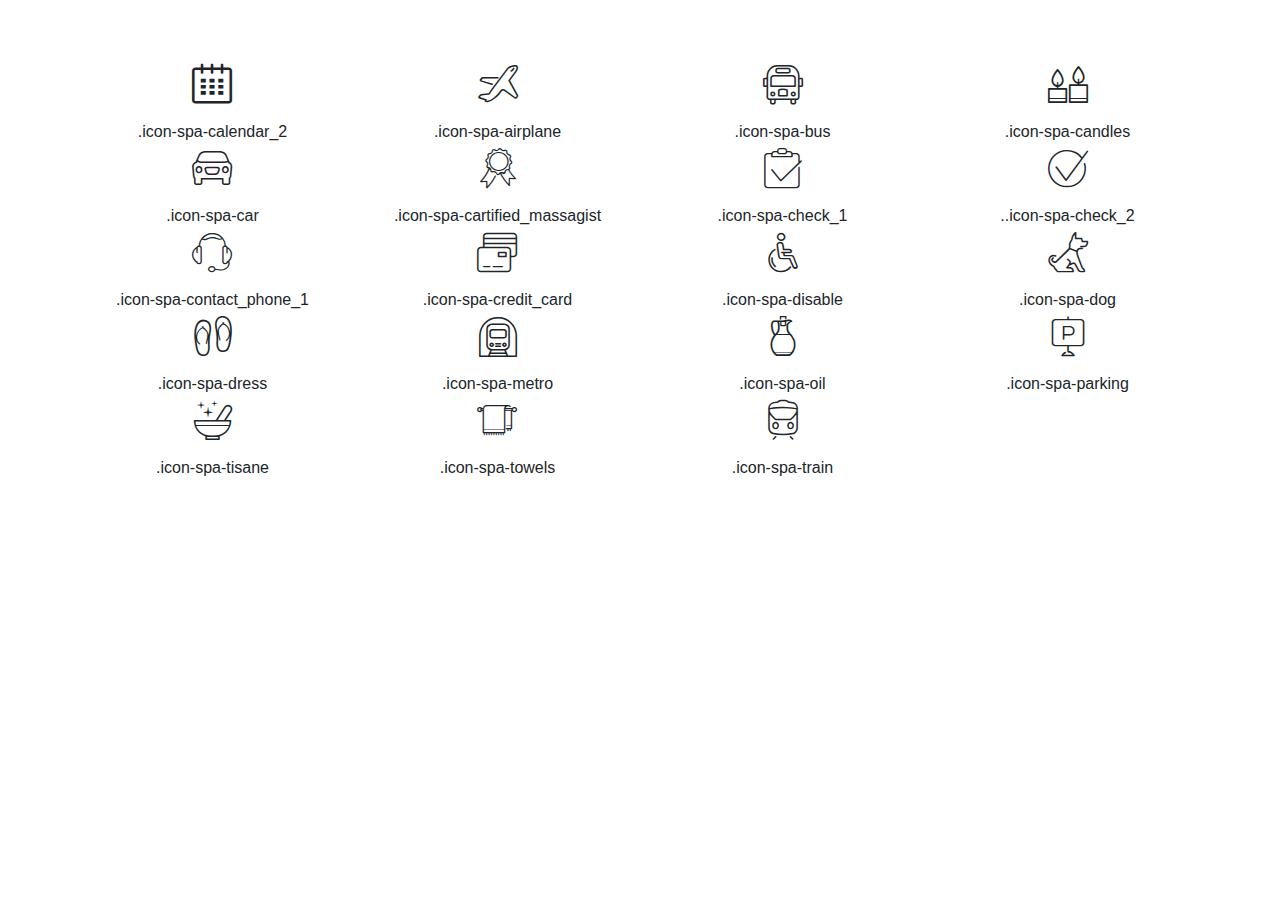
<file: css/icon_fonts/demo_icon_set_4.html>
<!doctype html>
<html>
<head>
<title>Your Font/Glyphs</title>
<link rel="stylesheet" href="../vendors.css">
<link href="../bootstrap.min.css" rel="stylesheet">
<!--[if lte IE 7]><script src="lte-ie7.js"></script><![endif]-->
<style>
	#icons i{
		font-size:40px;
		display:block;
}
	</style>
</head>
<body>
 <div class="container" style="margin-top:60px;">
    	<div class="row" id="icons">
        	<div class="col-md-3 col-sm3 text-center add_bottom_20">
            	<i class="icon-spa-calendar_2"></i>.icon-spa-calendar_2
            </div>
           <div class="col-md-3 col-sm3 text-center add_bottom_20">
           <i class="icon-spa-airplane"></i>.icon-spa-airplane
            </div>
            <div class="col-md-3 col-sm3 text-center add_bottom_20">
            <i class="icon-spa-bus"></i>.icon-spa-bus
            </div>
            <div class="col-md-3 col-sm3 text-center add_bottom_20">
            <i class="icon-spa-candles"></i>.icon-spa-candles
            </div>
            <div class="col-md-3 col-sm3 text-center add_bottom_20">
            <i class="icon-spa-car"></i>.icon-spa-car
            </div>
           <div class="col-md-3 col-sm3 text-center add_bottom_20">
            <i class="icon-spa-cartified_massagist"></i>.icon-spa-cartified_massagist
            </div>
            <div class="col-md-3 col-sm3 text-center add_bottom_20">
            <i class="icon-spa-check_1"></i>.icon-spa-check_1
            </div>
          <div class="col-md-3 col-sm3 text-center add_bottom_20">
            <i class="icon-spa-check_2"></i>..icon-spa-check_2
            </div>
            <div class="col-md-3 col-sm3 text-center add_bottom_20">
            <i class="icon-spa-contact_phone_1"></i>.icon-spa-contact_phone_1
            </div>
            <div class="col-md-3 col-sm3 text-center add_bottom_20">
            <i class="icon-spa-credit_card"></i>.icon-spa-credit_card
            </div>
            <div class="col-md-3 col-sm3 text-center add_bottom_20">
            <i class="icon-spa-disable"></i>.icon-spa-disable
            </div>
            <div class="col-md-3 col-sm3 text-center add_bottom_20">
            <i class="icon-spa-dog"></i>.icon-spa-dog
            </div>
            <div class="col-md-3 col-sm3 text-center add_bottom_20">
            <i class="icon-spa-dress"></i>.icon-spa-dress
            </div>
            <div class="col-md-3 col-sm3 text-center add_bottom_20">
            <i class="icon-spa-metro"></i>.icon-spa-metro
            </div>
            <div class="col-md-3 col-sm3 text-center add_bottom_20">
            <i class="icon-spa-oil"></i>.icon-spa-oil
            </div>
            <div class="col-md-3 col-sm3 text-center add_bottom_20">
            <i class="icon-spa-parking"></i>.icon-spa-parking
            </div>
            <div class="col-md-3 col-sm3 text-center add_bottom_20">
            <i class="icon-spa-tisane"></i>.icon-spa-tisane
            </div>
            <div class="col-md-3 col-sm3 text-center add_bottom_20">
            <i class="icon-spa-towels"></i>.icon-spa-towels
            </div>
            <div class="col-md-3 col-sm3 text-center add_bottom_20">
            <i class="icon-spa-train"></i>.icon-spa-train
            </div>
          
        </div>
    </div>
</body>
</html>
</file>
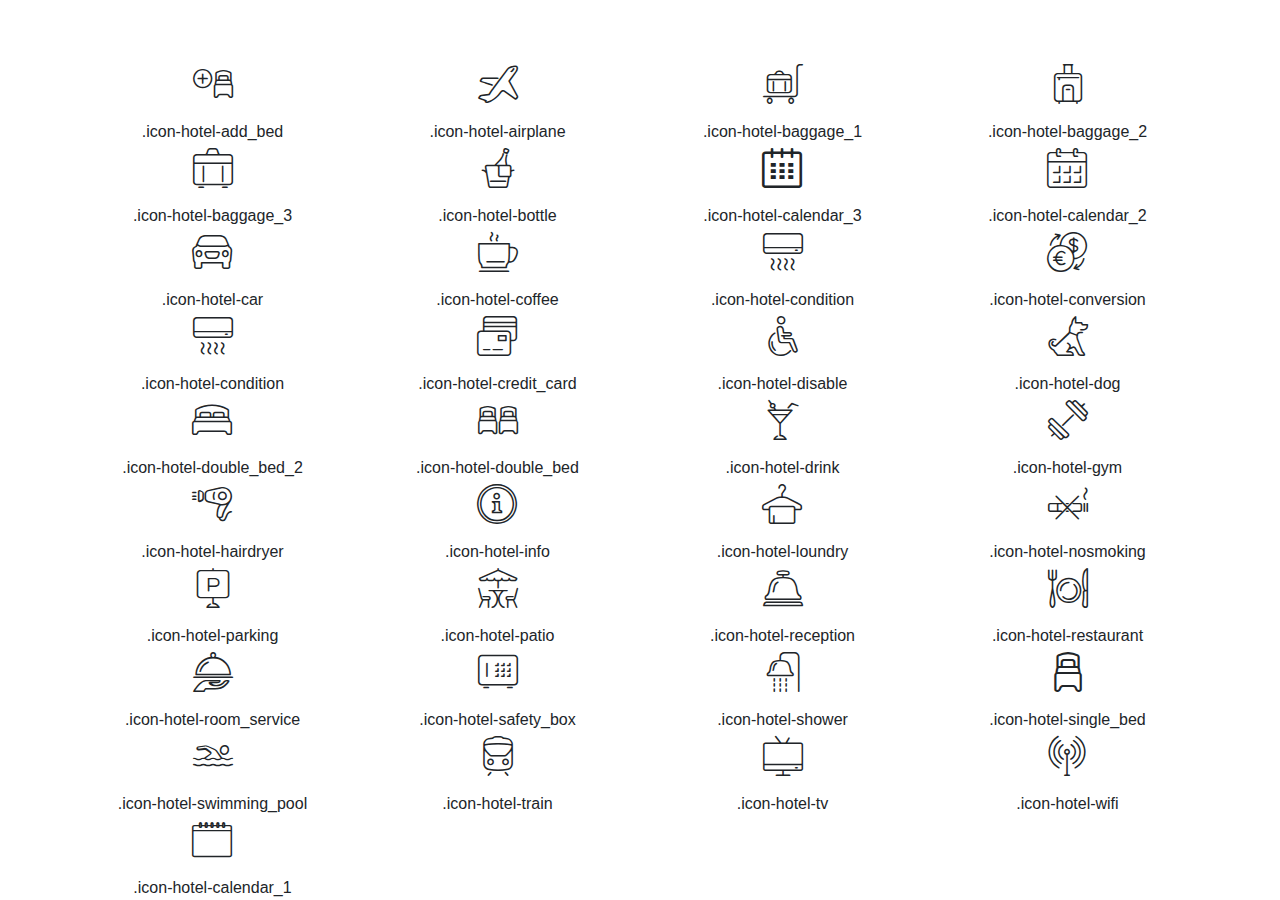
<file: css/icon_fonts/demo_icon_set_5.html>
<!doctype html>
<html>
<head>
<title>Your Font/Glyphs</title>
<link rel="stylesheet" href="../vendors.css">
<link href="../bootstrap.min.css" rel="stylesheet">
<!--[if lte IE 7]><script src="lte-ie7.js"></script><![endif]-->
<style>
	#icons i{
		font-size:40px;
		display:block;
}
	</style>
</head>
<body>
  <div class="container" style="margin-top:60px;">
    	<div class="row" id="icons">
        	<div class="col-md-3 col-sm3 text-center add_bottom_20">
            	<i class="icon-hotel-add_bed"></i>.icon-hotel-add_bed
            </div>
           <div class="col-md-3 col-sm3 text-center add_bottom_20">
           <i class="icon-hotel-airplane"></i>.icon-hotel-airplane
            </div>
            <div class="col-md-3 col-sm3 text-center add_bottom_20">
            <i class="icon-hotel-baggage_1"></i>.icon-hotel-baggage_1
            </div>
            <div class="col-md-3 col-sm3 text-center add_bottom_20">
            <i class="icon-hotel-baggage_2"></i>.icon-hotel-baggage_2
            </div>
            <div class="col-md-3 col-sm3 text-center add_bottom_20">
            <i class="icon-hotel-baggage_3"></i>.icon-hotel-baggage_3
            </div>
           <div class="col-md-3 col-sm3 text-center add_bottom_20">
            <i class="icon-hotel-bottle"></i>.icon-hotel-bottle
            </div>
            <div class="col-md-3 col-sm3 text-center add_bottom_20">
            <i class="icon-hotel-calendar_3"></i>.icon-hotel-calendar_3
            </div>
          <div class="col-md-3 col-sm3 text-center add_bottom_20">
            <i class="icon-hotel-calendar_2"></i>.icon-hotel-calendar_2
            </div>
            <div class="col-md-3 col-sm3 text-center add_bottom_20">
            <i class="icon-hotel-car"></i>.icon-hotel-car
            </div>
            <div class="col-md-3 col-sm3 text-center add_bottom_20">
            <i class="icon-hotel-coffee"></i>.icon-hotel-coffee
            </div>
            <div class="col-md-3 col-sm3 text-center add_bottom_20">
            <i class="icon-hotel-condition"></i>.icon-hotel-condition
            </div>
            <div class="col-md-3 col-sm3 text-center add_bottom_20">
            <i class="icon-hotel-conversion"></i>.icon-hotel-conversion
            </div>
            <div class="col-md-3 col-sm3 text-center add_bottom_20">
            <i class="icon-hotel-condition"></i>.icon-hotel-condition
            </div>
            <div class="col-md-3 col-sm3 text-center add_bottom_20">
            <i class="icon-hotel-credit_card"></i>.icon-hotel-credit_card
            </div>
            <div class="col-md-3 col-sm3 text-center add_bottom_20">
            <i class="icon-hotel-disable"></i>.icon-hotel-disable
            </div>
            <div class="col-md-3 col-sm3 text-center add_bottom_20">
            <i class="icon-hotel-dog"></i>.icon-hotel-dog
            </div>
            <div class="col-md-3 col-sm3 text-center add_bottom_20">
            <i class="icon-hotel-double_bed_2"></i>.icon-hotel-double_bed_2
            </div>
            <div class="col-md-3 col-sm3 text-center add_bottom_20">
            <i class="icon-hotel-double_bed"></i>.icon-hotel-double_bed
            </div>
            <div class="col-md-3 col-sm3 text-center add_bottom_20">
            <i class="icon-hotel-drink"></i>.icon-hotel-drink
            </div>
            <div class="col-md-3 col-sm3 text-center add_bottom_20">
            <i class="icon-hotel-gym"></i>.icon-hotel-gym
            </div>
            <div class="col-md-3 col-sm3 text-center add_bottom_20">
            <i class="icon-hotel-hairdryer"></i>.icon-hotel-hairdryer
            </div>
            <div class="col-md-3 col-sm3 text-center add_bottom_20">
            <i class="icon-hotel-info"></i>.icon-hotel-info
            </div>
            <div class="col-md-3 col-sm3 text-center add_bottom_20">
            <i class="icon-hotel-loundry"></i>.icon-hotel-loundry
            </div>
            <div class="col-md-3 col-sm3 text-center add_bottom_20">
            <i class="icon-hotel-nosmoking"></i>.icon-hotel-nosmoking
            </div>
            <div class="col-md-3 col-sm3 text-center add_bottom_20">
            <i class="icon-hotel-parking"></i>.icon-hotel-parking
            </div>
            <div class="col-md-3 col-sm3 text-center add_bottom_20">
            <i class="icon-hotel-patio"></i>.icon-hotel-patio
            </div>
           <div class="col-md-3 col-sm3 text-center add_bottom_20">
            <i class="icon-hotel-reception"></i>.icon-hotel-reception
            </div>
            <div class="col-md-3 col-sm3 text-center add_bottom_20">
            <i class="icon-hotel-restaurant"></i>.icon-hotel-restaurant
            </div>
            <div class="col-md-3 col-sm3 text-center add_bottom_20">
            <i class="icon-hotel-room_service"></i>.icon-hotel-room_service
            </div>
            <div class="col-md-3 col-sm3 text-center add_bottom_20">
            <i class="icon-hotel-safety_box"></i>.icon-hotel-safety_box
            </div>
            <div class="col-md-3 col-sm3 text-center add_bottom_20">
            <i class="icon-hotel-shower"></i>.icon-hotel-shower
            </div>
            <div class="col-md-3 col-sm3 text-center add_bottom_20">
            <i class="icon-hotel-single_bed"></i>.icon-hotel-single_bed
            </div>
            <div class="col-md-3 col-sm3 text-center add_bottom_20">
            <i class="icon-hotel-swimming_pool"></i>.icon-hotel-swimming_pool
            </div>
            <div class="col-md-3 col-sm3 text-center add_bottom_20">
            <i class="icon-hotel-train"></i>.icon-hotel-train
            </div>
            <div class="col-md-3 col-sm3 text-center add_bottom_20">
            <i class="icon-hotel-tv"></i>.icon-hotel-tv
            </div>
            <div class="col-md-3 col-sm3 text-center add_bottom_20">
            <i class="icon-hotel-wifi"></i>.icon-hotel-wifi
            </div>
            <div class="col-md-3 col-sm3 text-center add_bottom_20">
            <i class="icon-hotel-calendar_1"></i>.icon-hotel-calendar_1
            </div>
        </div>
    </div>
</body>
</html>
</file>
<file: css/menu.css>
/* -------------------------------- 
Primary style
-------------------------------- */
*, *::after, *::before {
  -webkit-box-sizing: border-box;
  -moz-box-sizing: border-box;
  box-sizing: border-box;
}

*::after, *::before {
  content: '';
}

/* -------------------------------- 
Main components 
-------------------------------- */
.cd-nav-trigger {
  position: absolute;
  display: inline-block;
}

.cd-nav-trigger {
  top: 15px;
  right: 20px;
  height: 44px;
  width: 44px;
  z-index: 999999;
  /* image replacement */
  overflow: hidden;
  text-indent: 100%;
  white-space: nowrap;
}
@media (max-width: 991px) {
  .cd-nav-trigger {
    top: 10px;
    right: 15px;
  }
}

.cd-nav-trigger .cd-icon {
  /* icon created in CSS */
  position: absolute;
  left: 50%;
  top: 50%;
  bottom: auto;
  right: auto;
  -webkit-transform: translateX(-50%) translateY(-50%);
  -moz-transform: translateX(-50%) translateY(-50%);
  -ms-transform: translateX(-50%) translateY(-50%);
  -o-transform: translateX(-50%) translateY(-50%);
  transform: translateX(-50%) translateY(-50%);
  display: inline-block;
  width: 18px;
  height: 2px;
  background-color: #222;
  z-index: 9999999;
}

.cd-nav-trigger .cd-icon::before, .cd-nav-trigger .cd-icon:after {
  /* upper and lower lines of the menu icon */
  position: absolute;
  top: 0;
  right: 0;
  width: 100%;
  height: 100%;
  background-color: #222;
  /* Force Hardware Acceleration in WebKit */
  -webkit-transform: translateZ(0);
  -moz-transform: translateZ(0);
  -ms-transform: translateZ(0);
  -o-transform: translateZ(0);
  transform: translateZ(0);
  -webkit-backface-visibility: hidden;
  backface-visibility: hidden;
  /* apply transition to transform property */
  -webkit-transition: -webkit-transform .3s;
  -moz-transition: -moz-transform .3s;
  transition: transform .3s;
}

.cd-nav-trigger .cd-icon::before {
  -webkit-transform: translateY(-6px) rotate(0deg);
  -moz-transform: translateY(-6px) rotate(0deg);
  -ms-transform: translateY(-6px) rotate(0deg);
  -o-transform: translateY(-6px) rotate(0deg);
  transform: translateY(-6px) rotate(0deg);
}

.cd-nav-trigger .cd-icon::after {
  -webkit-transform: translateY(6px) rotate(0deg);
  -moz-transform: translateY(6px) rotate(0deg);
  -ms-transform: translateY(6px) rotate(0deg);
  -o-transform: translateY(6px) rotate(0deg);
  transform: translateY(6px) rotate(0deg);
}

.cd-nav-trigger::before, .cd-nav-trigger::after {
  /* 2 rounded colored backgrounds for the menu icon */
  position: absolute;
  top: 0;
  left: 0;
  border-radius: 50%;
  height: 100%;
  width: 100%;
  /* Force Hardware Acceleration in WebKit */
  -webkit-transform: translateZ(0);
  -moz-transform: translateZ(0);
  -ms-transform: translateZ(0);
  -o-transform: translateZ(0);
  transform: translateZ(0);
  -webkit-backface-visibility: hidden;
  backface-visibility: hidden;
  -webkit-transition-property: -webkit-transform;
  -moz-transition-property: -moz-transform;
  transition-property: transform;
}

.cd-nav-trigger::before {
  background-color: white;
  background-color: white;
  -webkit-transform: scale(1);
  -moz-transform: scale(1);
  -ms-transform: scale(1);
  -o-transform: scale(1);
  transform: scale(1);
  -webkit-transition-duration: 0.3s;
  -moz-transition-duration: 0.3s;
  transition-duration: 0.3s;
  -webkit-transition-delay: 0.4s;
  -moz-transition-delay: 0.4s;
  transition-delay: 0.4s;
}

.cd-nav-trigger::after {
  background-color: white;
  background-color: white;
  -webkit-transform: scale(0);
  -moz-transform: scale(0);
  -ms-transform: scale(0);
  -o-transform: scale(0);
  transform: scale(0);
  -webkit-transition-duration: 0s;
  -moz-transition-duration: 0s;
  transition-duration: 0s;
  -webkit-transition-delay: 0s;
  -moz-transition-delay: 0s;
  transition-delay: 0s;
}

.cd-nav-trigger.close-nav::before {
  /* user clicks on the .cd-nav-trigger element - 1st rounded background disappears */
  -webkit-transform: scale(0);
  -moz-transform: scale(0);
  -ms-transform: scale(0);
  -o-transform: scale(0);
  transform: scale(0);
}

.cd-nav-trigger.close-nav::after {
  /* user clicks on the .cd-nav-trigger element - 2nd rounded background appears */
  -webkit-transform: scale(1);
  -moz-transform: scale(1);
  -ms-transform: scale(1);
  -o-transform: scale(1);
  transform: scale(1);
  -webkit-transition-duration: 0.3s;
  -moz-transition-duration: 0.3s;
  transition-duration: 0.3s;
  -webkit-transition-delay: 0.4s;
  -moz-transition-delay: 0.4s;
  transition-delay: 0.4s;
}

.cd-nav-trigger.close-nav .cd-icon {
  /* user clicks on the .cd-nav-trigger element - transform the icon */
  background-color: transparent;
}

.cd-nav-trigger.close-nav .cd-icon::before, .cd-nav-trigger.close-nav .cd-icon::after {
  background-color: #222;
}

.cd-nav-trigger.close-nav .cd-icon::before {
  -webkit-transform: translateY(0) rotate(45deg);
  -moz-transform: translateY(0) rotate(45deg);
  -ms-transform: translateY(0) rotate(45deg);
  -o-transform: translateY(0) rotate(45deg);
  transform: translateY(0) rotate(45deg);
}

.cd-nav-trigger.close-nav .cd-icon::after {
  -webkit-transform: translateY(0) rotate(-45deg);
  -moz-transform: translateY(0) rotate(-45deg);
  -ms-transform: translateY(0) rotate(-45deg);
  -o-transform: translateY(0) rotate(-45deg);
  transform: translateY(0) rotate(-45deg);
}

.cd-primary-nav {
  position: fixed;
  left: 0;
  top: 0;
  height: 100%;
  width: 100%;
  padding: 80px 5%;
  z-index: 9999;
  background-color: #fff;
  overflow: auto;
  -webkit-overflow-scrolling: touch;
  visibility: hidden;
  opacity: 0;
  -webkit-transition: visibility 0s, opacity 0.3s;
  -moz-transition: visibility 0s, opacity 0.3s;
  transition: visibility 0s, opacity 0.3s;
}

ul.cd-primary-nav {
  list-style: none;
  padding: 80px 0 0 0;
  margin: 0;
}

.cd-primary-nav li {
  margin: 1.2em 0;
  text-align: center;
  text-transform: capitalize;
}

.cd-primary-nav a {
  -webkit-font-smoothing: antialiased;
  -moz-osx-font-smoothing: grayscale;
  -webkit-transition: color 0.2s;
  -moz-transition: color 0.2s;
  transition: color 0.2s;
  color: #777;
  font-size: 18px;
}

.no-touch .cd-primary-nav a:hover {
  color: #111;
}

.cd-primary-nav.fade-in {
  visibility: visible;
  opacity: 1;
}

@media only screen and (min-width: 768px) {
  .cd-primary-nav li {
    margin: 2em 0;
  }

  .cd-primary-nav a {
    font-size: 21px;
  }
}
@media only screen and (min-width: 1170px) {
  .cd-primary-nav li {
    margin: 2.6em 0;
  }

  .cd-primary-nav a {
    font-size: 24px;
  }
}
.cd-overlay-nav, .cd-overlay-content {
  /* containers of the 2 main rounded backgrounds - these containers are used to position the rounded bgs behind the menu icon */
  position: fixed;
  top: 18px;
  right: 5%;
  height: 4px;
  width: 4px;
  -webkit-transform: translateX(-20px) translateY(20px);
  -moz-transform: translateX(-20px) translateY(20px);
  -ms-transform: translateX(-20px) translateY(20px);
  -o-transform: translateX(-20px) translateY(20px);
  transform: translateX(-20px) translateY(20px);
}

.cd-overlay-nav span, .cd-overlay-content span {
  display: inline-block;
  position: absolute;
  border-radius: 50%;
  /* Force Hardware Acceleration in WebKit */
  -webkit-transform: translateZ(0);
  -moz-transform: translateZ(0);
  -ms-transform: translateZ(0);
  -o-transform: translateZ(0);
  transform: translateZ(0);
  -webkit-backface-visibility: hidden;
  backface-visibility: hidden;
  will-change: transform;
  -webkit-transform-origin: 50% 50%;
  -moz-transform-origin: 50% 50%;
  -ms-transform-origin: 50% 50%;
  -o-transform-origin: 50% 50%;
  transform-origin: 50% 50%;
  -webkit-transform: scale(0);
  -moz-transform: scale(0);
  -ms-transform: scale(0);
  -o-transform: scale(0);
  transform: scale(0);
}

.cd-overlay-nav.is-hidden, .cd-overlay-content.is-hidden {
  /* background fades out at the end of the animation */
  opacity: 0;
  visibility: hidden;
  -webkit-transition: opacity .3s 0s, visibility 0s .3s;
  -moz-transition: opacity .3s 0s, visibility 0s .3s;
  transition: opacity .3s 0s, visibility 0s .3s;
}

.cd-overlay-nav {
  /* main rounded colored bg 1 */
  z-index: 999;
}

.cd-overlay-nav span {
  background-color: #ddd;
}

.cd-overlay-content {
  /* main rounded colored bg 2 */
  z-index: 99999;
}

.cd-overlay-content span {
  background-color: #ddd;
}
</file>
<file: css/style.css>
/*
Theme Name: Melkin
Theme URI: http://www.ansonika.com/melkin/
Author: Ansonika
Author URI: http://themeforest.net/user/Ansonika/

[Table of contents] 

1. SITE STRUCTURE and TYPOGRAPHY
- 1.1 Typography
- 1.2 Buttons
- 1.3 Structure

2. CONTENT
- 2.1 Wizard
- 2.2 Success submit
- 2.3 Inner pages

3. COMMON
- 3.1 Misc
- 3.2 Spacing
- 3.3 Datepicker

/*============================================================================================*/
/* 1.  SITE STRUCTURE and TYPOGRAPHY */
/*============================================================================================*/
/*-------- 1.1 Typography --------*/
/* rem reference
10px = 0.625rem
12px = 0.75rem
14px = 0.875rem
16px = 1rem (base)
18px = 1.125rem
20px = 1.25rem
20px = 1.25rem
24px = 1.5rem
30px = 1.875rem
32px = 2rem
*/
html,
body {
  height: 100%;
}

html * {
  -webkit-font-smoothing: antialiased;
  -moz-osx-font-smoothing: grayscale;
}

body {
  background: #f9f9f9;
  line-height: 1.4;
  font-size: 14px;
  font-size: 0.875rem;
  color: #555;
  font-family: "Work Sans", Arial, sans-serif;
}

h1,
h2,
h3,
h4,
h5,
h6 {
  color: #222;
}

p {
  margin-bottom: 25px;
}

strong {
  font-weight: 500;
}

label {
  font-weight: 400;
  margin-bottom: 3px;
  color: #222;
}

hr {
  margin: 30px 0 30px 0;
  border-color: #ededed;
}

ul, ol {
  list-style: none;
  margin: 0 0 25px 0;
  padding: 0;
}

h4.styled {
  font-size: 24px;
  font-size: 1.5rem;
  margin-bottom: 20px;
}
@media (max-width: 991px) {
  h4.styled {
    margin-top: 15px;
  }
}
@media (max-width: 575px) {
  h4.styled {
    font-size: 21px;
    font-size: 1.3125rem;
  }
}
h4.styled span {
  font-size: 18px;
  font-size: 1.125rem;
  display: block;
  margin-top: 3px;
  color: #555;
  font-weight: 400;
}
@media (max-width: 575px) {
  h4.styled span {
    font-size: 16px;
    font-size: 1rem;
  }
}
h4.styled sup {
  font-size: 12px;
  font-size: 0.75rem;
  color: #999;
}
@media (max-width: 575px) {
  h4.styled sup {
    font-size: 11px;
    font-size: 0.6875rem;
  }
}

.tooltip {
  line-height: 1.3;
  font-size: 12px;
  font-size: 0.75rem;
}

/*General links color*/
a {
  color: #555;
  text-decoration: underline;
  -moz-transition: all 0.3s ease-in-out;
  -o-transition: all 0.3s ease-in-out;
  -webkit-transition: all 0.3s ease-in-out;
  -ms-transition: all 0.3s ease-in-out;
  transition: all 0.3s ease-in-out;
  outline: none;
}
a:hover, a:focus {
  color: #111;
  outline: none;
}

a.animated_link {
  position: relative;
  text-decoration: none;
}

a.animated_link {
  position: relative;
  text-decoration: none;
}
a.animated_link:before {
  content: "";
  position: absolute;
  width: 100%;
  height: 1px;
  bottom: -5px;
  opacity: 1;
  left: 0;
  background-color: #555;
  visibility: hidden;
  -webkit-transform: scaleX(0);
  transform: scaleX(0);
  -moz-transition: all 0.3s ease;
  -o-transition: all 0.3s ease;
  -webkit-transition: all 0.3s ease;
  -ms-transition: all 0.3s ease;
  transition: all 0.3s ease;
}
a.animated_link:hover:before {
  visibility: visible;
  -webkit-transform: scaleX(1);
  transform: scaleX(1);
}

a.animated_link.active {
  position: relative;
  text-decoration: none;
  color: #2abfaa;
}
a.animated_link.active:before {
  content: "";
  position: absolute;
  width: 100%;
  height: 1px;
  bottom: -5px;
  opacity: 1;
  left: 0;
  background-color: #555;
  visibility: visible;
  -webkit-transform: scaleX(1);
  transform: scaleX(1);
}

/*-------- 1.2 Buttons --------*/
a.btn_1,
.btn_1 {
  border: none;
  color: #fff;
  background: #2abfaa;
  outline: none;
  cursor: pointer;
  display: inline-block;
  text-decoration: none;
  padding: 12px 25px;
  color: #fff;
  font-weight: 600;
  text-align: center;
  line-height: 1;
  -moz-transition: all 0.3s ease-in-out;
  -o-transition: all 0.3s ease-in-out;
  -webkit-transition: all 0.3s ease-in-out;
  -ms-transition: all 0.3s ease-in-out;
  transition: all 0.3s ease-in-out;
  -webkit-border-radius: 3px;
  -moz-border-radius: 3px;
  -ms-border-radius: 3px;
  border-radius: 3px;
  font-size: 14px;
  font-size: 0.875rem;
}
a.btn_1:hover,
.btn_1:hover {
  background-color: #444;
}
a.btn_1.full-width,
.btn_1.full-width {
  display: block;
  width: 100%;
  text-align: center;
  margin-bottom: 5px;
}
a.btn_1.small,
.btn_1.small {
  padding: 7px 10px;
  font-size: 13px;
  font-size: 0.8125rem;
}
a.btn_1.medium,
.btn_1.medium {
  font-size: 16px;
  font-size: 1rem;
  padding: 18px 30px;
}
a.btn_1.rounded,
.btn_1.rounded {
  -webkit-border-radius: 25px !important;
  -moz-border-radius: 25px !important;
  -ms-border-radius: 25px !important;
  border-radius: 25px !important;
  -webkit-box-shadow: 0px 0px 30px 0px rgba(0, 0, 0, 0.2);
  -moz-box-shadow: 0px 0px 30px 0px rgba(0, 0, 0, 0.2);
  box-shadow: 0px 0px 30px 0px rgba(0, 0, 0, 0.2);
}

h3.slide_typo {
  letter-spacing: -1px;
  font-size: 32px;
  white-space: nowrap;
  color: #fff !important;
  font-weight: 300;
  background-color: rgba(0, 0, 0, 0.8);
  padding: 10px 20px;
  display: inline-block !important;
}

h3 .slide_typo strong {
  font-weight: normal;
}

.slide_typo_2 {
  color: #fff;
  font-size: 18px;
  white-space: nowrap;
}

/*-------- 1.3 Structure --------*/
/* Preloader */
#preloader {
  position: fixed;
  top: 0;
  left: 0;
  right: 0;
  width: 100%;
  height: 100%;
  bottom: 0;
  background-color: #fff;
  z-index: 9999999999;
}

[data-loader="circle-side"] {
  position: absolute;
  width: 50px;
  height: 50px;
  top: 50%;
  left: 50%;
  margin-left: -25px;
  margin-top: -25px;
  -webkit-animation: circle infinite .95s linear;
  -moz-animation: circle infinite .95s linear;
  -o-animation: circle infinite .95s linear;
  animation: circle infinite .95s linear;
  border: 2px solid #333;
  border-top-color: rgba(0, 0, 0, 0.2);
  border-right-color: rgba(0, 0, 0, 0.2);
  border-bottom-color: rgba(0, 0, 0, 0.2);
  border-radius: 100%;
}

#loader_form {
  position: fixed;
  top: 0;
  left: 0;
  right: 0;
  width: 100%;
  height: 100%;
  bottom: 0;
  background-color: #fff;
  background-color: rgba(255, 255, 255, 0.6);
  z-index: 9999999999;
  display: none;
}

[data-loader="circle-side-2"] {
  position: absolute;
  width: 50px;
  height: 50px;
  top: 50%;
  left: 50%;
  margin-left: -25px;
  margin-top: -25px;
  -webkit-animation: circle infinite .95s linear;
  -moz-animation: circle infinite .95s linear;
  -o-animation: circle infinite .95s linear;
  animation: circle infinite .95s linear;
  border: 2px solid #333;
  border-top-color: rgba(0, 0, 0, 0.2);
  border-right-color: rgba(0, 0, 0, 0.2);
  border-bottom-color: rgba(0, 0, 0, 0.2);
  border-radius: 100%;
}

@-webkit-keyframes circle {
  0% {
    -webkit-transform: rotate(0);
    -ms-transform: rotate(0);
    -o-transform: rotate(0);
    transform: rotate(0);
  }
  100% {
    -webkit-transform: rotate(360deg);
    -ms-transform: rotate(360deg);
    -o-transform: rotate(360deg);
    transform: rotate(360deg);
  }
}
@-moz-keyframes circle {
  0% {
    -webkit-transform: rotate(0);
    -ms-transform: rotate(0);
    -o-transform: rotate(0);
    transform: rotate(0);
  }
  100% {
    -webkit-transform: rotate(360deg);
    -ms-transform: rotate(360deg);
    -o-transform: rotate(360deg);
    transform: rotate(360deg);
  }
}
@-o-keyframes circle {
  0% {
    -webkit-transform: rotate(0);
    -ms-transform: rotate(0);
    -o-transform: rotate(0);
    transform: rotate(0);
  }
  100% {
    -webkit-transform: rotate(360deg);
    -ms-transform: rotate(360deg);
    -o-transform: rotate(360deg);
    transform: rotate(360deg);
  }
}
@keyframes circle {
  0% {
    -webkit-transform: rotate(0);
    -ms-transform: rotate(0);
    -o-transform: rotate(0);
    transform: rotate(0);
  }
  100% {
    -webkit-transform: rotate(360deg);
    -ms-transform: rotate(360deg);
    -o-transform: rotate(360deg);
    transform: rotate(360deg);
  }
}
.row-height {
  height: 100vh;
}
@media (max-width: 767px) {
  .row-height {
    height: auto;
  }
}

.content-left {
  padding: 0;
  overflow: hidden;
}

.content-left-wrapper {
  width: 100%;
  height: 100%;
  position: relative;
  overflow: hidden;
  text-align: center;
  color: #fff;
}
@media (max-width: 991px) {
  .content-left-wrapper {
    height: 400px;
  }
}
.content-left-wrapper.bg_hotel:before {
  background: url(../img/hero.png) center center no-repeat;
  -webkit-background-size: cover;
  -moz-background-size: cover;
  -o-background-size: cover;
  background-size: unsets;
}
.content-left-wrapper.bg_restaurant:before {
  background: url(../img/hero.png) center center no-repeat;
  -webkit-background-size: cover;
  -moz-background-size: cover;
  -o-background-size: cover;
  background-size: cover;
}
.content-left-wrapper.bg_spa:before {
  background: url(../img/hero.png) center center no-repeat;
  -webkit-background-size: cover;
  -moz-background-size: cover;
  -o-background-size: cover;
  background-size: cover;
}
.content-left-wrapper:before {
  animation: pop-in 7s 0.3s cubic-bezier(0, 0.5, 0, 1) forwards;
  content: "";
  opacity: 0;
  position: absolute;
  top: 0;
  right: 0;
  bottom: 0;
  left: 0;
  z-index: -1;
}
.content-left-wrapper .wrapper {
  position: relative;
  height: 100%;
  display: flex;
  justify-content: center;
  align-items: center;
  background-color: black;
  background-color: rgba(0, 0, 0, 0.3);
}
.content-left-wrapper .wrapper .left_title {
  width: 100%;
  text-align: center;
}
.content-left-wrapper .wrapper .left_title h3 {
  color: #fff;
  background-color: #000;
  padding: 10px 20px;
  display: inline-flex;
  font-size: 32px;
  font-size: 2rem;
  font-weight: 400;
  letter-spacing: -1px;
  margin: 0 0 10px 0;
}

@media (max-width: 767px) {
  .content-left-wrapper .wrapper .left_title h3 {
    font-size: 24px;
    font-size: 1.5rem;
    padding: 10px 15px;
  }
}
.content-left-wrapper .wrapper .left_title p {
  font-size: 18px;
  font-size: 1.125rem;
  margin: 0;
}
@media (max-width: 767px) {
  .content-left-wrapper .wrapper .left_title p {
    font-size: 16px;
    font-size: 1rem;
  }
}

/* Animations */
@keyframes pop-in {
  0% {
    opacity: 1;
  }
  100% {
    opacity: 1;
    -webkit-transform: scale(1.1);
    -moz-transform: scale(1.1);
    -ms-transform: scale(1.1);
    -o-transform: scale(1.1);
    transform: scale(1.1);
  }
}
.start_animation h3, .start_animation h1,
.start_animation p {
  -webkit-animation-duration: .6s;
  animation-duration: .6s;
  -webkit-animation-fill-mode: both;
  animation-fill-mode: both;
  -webkit-animation-name: fadeOut;
  animation-name: fadeOut;
}

.start_animation h3, .start_animation h1,
.start_animation p {
  -webkit-animation-delay: .4s;
  animation-delay: .4s;
  -webkit-animation-duration: .6s;
  animation-duration: .6s;
  -webkit-animation-fill-mode: both;
  animation-fill-mode: both;
  -webkit-animation-name: fadeInUp;
  animation-name: fadeInUp;
}

.start_animation p {
  -webkit-animation-delay: .6s;
  animation-delay: .6s;
}

.content-right {
  padding: 60px;
  height: 100%;
  min-height: 100%;
  overflow-y: scroll;
  display: flex;
  justify-content: center;
  align-items: center;
}
@media (max-width: 991px) {
  .content-right {
    display: block;
    height: auto;
    min-height: inherit;
    padding: 15px 15px 0 15px;
  }
}
@media (max-width: 767px) {
  .content-right {
    padding: 0 15px 0 15px;
  }
}

a#logo {
  position: absolute;
  left: 20px;
  top: 20px;
  display: block;
  height: 35px;
  z-index: 999;
}
@media (max-width: 991px) {
  a#logo {
    top: 15px;
    left: 15px;
  }
}

#social {
  position: absolute;
  top: 20px;
  right: 30px;
  z-index: 999;
}
@media (max-width: 991px) {
  #social {
    right: 75px;
    top: 17px;
  }
}
#social ul {
  margin: 0;
  padding: 0;
  text-align: center;
}
#social ul li {
  float: left;
  margin: 0 0 0 20px;
  list-style: none;
}
#social ul li a {
  color: #fff;
  opacity: 0.7;
  text-align: center;
  line-height: 35px;
  display: block;
  font-size: 16px;
  font-size: 1rem;
  -moz-transition: all 0.3s ease-in-out;
  -o-transition: all 0.3s ease-in-out;
  -webkit-transition: all 0.3s ease-in-out;
  -ms-transition: all 0.3s ease-in-out;
  transition: all 0.3s ease-in-out;
  text-decoration: none;
}
#social ul li a:hover {
  opacity: 1;
  transform: translateY(-4px);
}

.footer {
  position: absolute;
  bottom: 0;
  left: 0;
  width: 100%;
  padding: 0 40px 35px 40px;
  color: #999;
}
@media (max-width: 991px) {
  .footer {
    position: static;
    padding: 15px 0;
    border-top: 1px solid #d2d8dd;
    margin-top: 25px;
  }
}
.footer ul {
  margin: 0;
  padding: 0;
  display: inline-block;
}
@media (max-width: 767px) {
  .footer ul {
    text-align: center;
    width: 100%;
  }
}
.footer ul li {
  display: inline-block;
  margin-right: 15px;
}
@media (max-width: 991px) {
  .footer ul li {
    margin-bottom: 10px;
  }
}
@media (max-width: 767px) {
  .footer ul li {
    text-align: center;
  }
}
.footer ul li:after {
  content: "|";
  font-weight: 300;
  position: relative;
  left: 9px;
  color: #999;
}
.footer ul li:last-child {
  margin-right: 0;
}
.footer ul li:last-child:after {
  content: "";
}
.footer ul li a {
  color: #999;
}
.footer ul li a:hover {
  color: #555;
}
.footer em {
  float: right;
  font-style: normal;
}
@media (max-width: 767px) {
  .footer em {
    float: none;
    display: block;
    text-align: center;
  }
}

/*============================================================================================*/
/* 2.  CONTENT */
/*============================================================================================*/
/*-------- 2.1 Wizard --------*/
#left_form {
  text-align: center;
}
#left_form h2 {
  font-size: 28px;
  font-size: 1.75rem;
  color: #0686D8;
}
@media (max-width: 767px) {
  #left_form figure img {
    height: 130px;
    width: auto;
  }
}

input#website {
  display: none;
}

#wizard_container {
  width: 400px;
}
@media (max-width: 991px) {
  #wizard_container {
    margin: auto;
  }
}
@media (max-width: 767px) {
  #wizard_container {
    width: 100%;
  }
}

h3.main_question {
  margin: 0 0 30px 0;
  padding: 0;
  font-weight: 500;
  font-size: 18px;
  font-size: 1.125rem;
}
h3.main_question strong {
  display: block;
  color: #999;
  margin-bottom: 5px;
}

/* Wizard Buttons*/
button.backward,
button.forward,
button.submit {
  border: none;
  color: #fff;
  text-decoration: none;
  transition: background .5s ease;
  -moz-transition: background .5s ease;
  -webkit-transition: background .5s ease;
  -o-transition: background .5s ease;
  display: inline-block;
  cursor: pointer;
  outline: none;
  text-align: center;
  background: #2abfaa;
  position: relative;
  font-size: 14px;
  font-size: 0.875rem;
  font-weight: 600;
  -webkit-border-radius: 3px;
  -moz-border-radius: 3px;
  -ms-border-radius: 3px;
  border-radius: 3px;
  line-height: 1;
  padding: 12px 30px;
}

button.backward {
  color: #777;
  background: #e8e8e8;
}

button[disabled] {
  display: none;
}

button.submit:before {
  content: "\4e";
  font-family: 'ElegantIcons';
  position: absolute;
  top: 8px;
  right: 10px;
  font-size: 18px;
  font-size: 1.125rem;
}

.backward:hover,
.forward:hover {
  background: #444;
  color: #fff;
}

#top-wizard {
  padding-bottom: 20px;
}

#middle-wizard {
  min-height: 220px;
}
@media (max-width: 991px) {
  #middle-wizard {
    min-height: inherit;
  }
}

#bottom-wizard {
  text-align: right;
  margin-top: 30px;
}

.ui-widget-content {
  background-color: transparent;
}

.ui-widget-content a {
  color: #222222;
}

.ui-widget-header {
  background: #6C3;
}

.ui-widget-header a {
  color: #222222;
}

.ui-progressbar {
  height: 2px;
  width: 100%;
}

.ui-progressbar .ui-progressbar-value {
  height: 100%;
  -webkit-transition: all 0.2s ease;
  transition: all 0.2s ease;
}

/*-------- 2.2 Success submit --------*/
#success {
  position: absolute;
  top: 50%;
  left: 50%;
  width: 300px;
  height: 190px;
  margin-top: -85px;
  margin-left: -150px;
  text-align: center;
}
#success h4 {
  font-weight: 400;
  margin: 20px 0 0 0;
  font-size: 18px;
  font-size: 1.125rem;
}
#success h4 span {
  display: block;
  margin-bottom: 0;
  font-weight: 500;
  font-size: 21px;
  font-size: 1.3125rem;
}

@-webkit-keyframes checkmark {
  0% {
    stroke-dashoffset: 50px;
  }
  100% {
    stroke-dashoffset: 0;
  }
}
@-ms-keyframes checkmark {
  0% {
    stroke-dashoffset: 50px;
  }
  100% {
    stroke-dashoffset: 0;
  }
}
@keyframes checkmark {
  0% {
    stroke-dashoffset: 50px;
  }
  100% {
    stroke-dashoffset: 0;
  }
}
@-webkit-keyframes checkmark-circle {
  0% {
    stroke-dashoffset: 240px;
  }
  100% {
    stroke-dashoffset: 480px;
  }
}
@-ms-keyframes checkmark-circle {
  0% {
    stroke-dashoffset: 240px;
  }
  100% {
    stroke-dashoffset: 480px;
  }
}
@keyframes checkmark-circle {
  0% {
    stroke-dashoffset: 240px;
  }
  100% {
    stroke-dashoffset: 480px;
  }
}
.inlinesvg .svg svg {
  display: inline;
}

.icon--order-success svg path {
  -webkit-animation: checkmark 0.25s ease-in-out 0.7s backwards;
  animation: checkmark 0.25s ease-in-out 0.7s backwards;
}

.icon--order-success svg circle {
  -webkit-animation: checkmark-circle 0.6s ease-in-out backwards;
  animation: checkmark-circle 0.6s ease-in-out backwards;
}

/*-------- 2.3 Inner pages --------*/
header {
  position: absolute;
  width: 100%;
  left: 0;
  top: 0;
}
header .cd-nav-trigger {
  top: 15px;
}
header #social {
  right: 85px;
  top: 21px;
}

/* Footer */
footer {
  border-top: 1px solid #ededed;
  padding: 25px 0;
}
footer p {
  margin: 0;
  padding: 0;
  float: right;
}
@media (max-width: 767px) {
  footer p {
    float: none;
    text-align: center;
    margin-top: 10px;
  }
}
footer ul {
  float: left;
  margin: 0;
  padding: 0;
}
@media (max-width: 767px) {
  footer ul {
    float: none;
    text-align: center;
  }
}
footer ul li {
  display: inline-block;
  margin-right: 15px;
}
footer ul li:after {
  content: "|";
  font-weight: 300;
  position: relative;
  left: 9px;
  color: #999;
}
footer ul li:last-child {
  margin-right: 0;
}
footer ul li:last-child:after {
  content: "";
}
footer ul li a {
  color: #555;
}
footer ul li a:hover {
  color: #121921;
}

.main_title {
  text-align: center;
  font-size: 16px;
  margin-bottom: 45px;
}
.main_title h2 {
  font-weight: 400;
  letter-spacing: -1px;
  font-size: 30px;
  font-size: 1.875rem;
  margin-bottom: 0;
  margin-top: 0;
  color: #333;
}
.main_title span {
  display: block;
  width: 60px;
  height: 2px;
  background-color: #ededed;
  margin: auto;
  margin-bottom: 10px;
}
.main_title p {
  font-weight: 300;
  font-size: 20px;
}

.owl-theme .owl-dots {
  text-align: left !important;
}

.owl-theme .owl-dots .owl-dot.active span,
.owl-theme .owl-dots .owl-dot:hover span {
  background: #2abfaa !important;
}

main#general_page {
  background-color: #fff;
}

iframe#map_iframe {
  width: 100%;
  height: 400px;
  border: 0;
  margin-bottom: -5px;
}
@media (max-width: 991px) {
  iframe#map_iframe {
    height: 350px;
  }
}

.parallax_window_in {
  height: 420px;
  position: relative;
  display: table;
  width: 100%;
}

#sub_content_in {
  display: table-cell;
  padding: 45px 15% 0 15%;
  vertical-align: middle;
  text-align: center;
  background: rgba(0, 0, 0, 0.4);
}
@media (max-width: 767px) {
  #sub_content_in {
    padding: 45px 15px 0 15px;
  }
}
#sub_content_in h1 {
  background-color: #000;
  padding: 10px 20px;
  display: inline-block;
  color: #fff;
  font-size: 36px;
  font-size: 2.25rem;
  font-weight: 400;
  letter-spacing: -1px;
}
@media (max-width: 767px) {
  #sub_content_in h1 {
    font-size: 32px;
    font-size: 2rem;
    padding: 10px 15px;
  }
}
#sub_content_in p {
  color: #fff;
  font-size: 21px;
  font-size: 1.3125rem;
  font-weight: 400;
}
@media (max-width: 767px) {
  #sub_content_in p {
    font-size: 18px;
    font-size: 1.125rem;
  }
}

.container_styled_1 {
  background: #f9f9f9;
}

/*-------- Hotel Inner --------*/
ul.additional_info {
  list-style: none;
  padding: 0;
  margin: 25px 0 25px 0;
  font-size: 30px;
  font-size: 1.875rem;
}
ul.additional_info li {
  display: inline-block;
  margin: 0 0 10px 0;
}
ul.additional_info li:last-child {
  margin-right: 0;
}
ul.additional_info li a {
  display: inline-block;
  background-color: #f6f6f6;
  -webkit-border-radius: 3px;
  -moz-border-radius: 3px;
  -ms-border-radius: 3px;
  border-radius: 3px;
  width: 50px;
  height: 50px;
  line-height: 60px;
  text-align: center;
  color: #555;
}

/*-------- Restaurant Inner --------*/
ul.menu_list {
  list-style: none;
  padding: 0;
  margin: 0;
}
ul.menu_list li {
  position: relative;
  padding: 5px 0 25px 120px;
  clear: both;
}
@media (max-width: 575px) {
  ul.menu_list li {
    padding-left: 100px;
  }
}
ul.menu_list li h3 {
  font-size: 17px;
  font-size: 1.0625rem;
  border-bottom: 1px dashed #ddd;
  padding-bottom: 5px;
}
@media (max-width: 575px) {
  ul.menu_list li h3 {
    font-size: 16px;
    font-size: 1rem;
  }
}
ul.menu_list li h3 span {
  float: right;
}
ul.menu_list li .thumb {
  width: 100px;
  height: 100px;
  position: absolute;
  left: 0;
  top: 0;
  overflow: hidden;
  border: 1px solid #ededed;
  padding: 5px;
}
@media (max-width: 575px) {
  ul.menu_list li .thumb {
    width: 80px;
    height: 80px;
  }
}
ul.menu_list li .thumb img {
  width: 88px;
  height: auto;
  text-align: center;
}
@media (max-width: 575px) {
  ul.menu_list li .thumb img {
    width: 68px;
  }
}

#get_directions {
  padding: 25px;
  background-color: #f8f8f8;
  margin-bottom: 45px;
}
@media (max-width: 767px) {
  #get_directions {
    padding: 15px;
  }
}
#get_directions input.address_field {
  height: 48px;
}
@media (max-width: 767px) {
  #get_directions input.address_field {
    margin-bottom: 10px;
  }
}
#get_directions .btn_1 {
  position: absolute;
  right: 5px;
  top: 5px;
  outline: none;
}
@media (max-width: 767px) {
  #get_directions .btn_1 {
    position: static;
    margin: auto !important;
    display: block;
  }
}

@media (max-width: 767px) {
  #contact_info {
    text-align: center;
    margin-bottom: 30px;
  }
}
#contact_info h4 {
  font-size: 21px;
  font-size: 1.3125rem;
  margin-bottom: 25px;
}
@media (max-width: 767px) {
  #contact_info h4 {
    margin-bottom: 10px;
  }
}
#contact_info ul {
  list-style: none;
  margin: 0 0 20px 0;
  padding: 0;
}
#contact_info ul li {
  margin-bottom: 20px;
}
#contact_info ul li strong {
  display: block;
}

@media (max-width: 767px) {
  #reach_us {
    text-align: center;
  }
}
#reach_us h4 {
  font-size: 21px;
  font-size: 1.3125rem;
  margin-bottom: 25px;
}
@media (max-width: 767px) {
  #reach_us h4 {
    margin-bottom: 10px;
  }
}
#reach_us ul {
  list-style: none;
  margin: 0 0 20px 0;
  padding: 0;
}
#reach_us ul li {
  position: relative;
  padding-left: 60px;
  padding-bottom: 20px;
}
@media (max-width: 767px) {
  #reach_us ul li {
    padding-left: 0;
  }
}
#reach_us ul li:last-child {
  padding-bottom: 0;
}
#reach_us ul li h5 {
  margin-bottom: 5px;
  font-size: 16px;
  font-size: 1rem;
}
#reach_us ul li i {
  font-size: 40px;
  position: absolute;
  left: 0;
  top: 0;
  color: #6CC;
}
@media (max-width: 767px) {
  #reach_us ul li i {
    display: none;
  }
}

/*============================================================================================*/
/* 3.  COMMON */
/*============================================================================================*/
/*-------- 3.1 Misc --------*/
/*Quantity incrementer inpu*/
.qty-buttons {
  position: relative;
  width: 100%;
  height: 38px;
  display: inline-block;
}

input.qty {
  width: 100%;
  text-align: center;
}

input.qtyminus,
input.qtyplus {
  position: absolute;
  width: 32px;
  height: 38px;
  border: 0;
  outline: none;
  cursor: pointer;
  -webkit-appearance: none;
  border-radius: 0;
}

input.qtyplus {
  background: #fff url(../img/plus.svg) no-repeat center center;
  right: 10px;
  top: 3px;
  text-indent: -9999px;
  box-shadow: none;
}

input.qtyminus {
  background: #fff url(../img/minus.svg) no-repeat center center;
  left: 10px;
  top: 3px;
  text-indent: -9999px;
  box-shadow: none;
}

textarea.notes {
  height: 110px;
}

.modal-content {
  border: none;
  -webkit-box-shadow: 0px 0px 20px 0px rgba(0, 0, 0, 0.3);
  -moz-box-shadow: 0px 0px 20px 0px rgba(0, 0, 0, 0.3);
  box-shadow: 0px 0px 20px 0px rgba(0, 0, 0, 0.3);
}

.form-group {
  position: relative;
}
.form-group.terms {
  padding: 0;
}
.form-group i {
  font-size: 18px;
  font-size: 1.125rem;
  position: absolute;
  right: 8px;
  top: 11px;
  color: #999;
  width: 25px;
  height: 25px;
  display: block;
  font-weight: 400 !important;
}

.form-group {
  position: relative;
}
.form-group.options {
  margin-bottom: 10px;
  position: relative;
  background-color: #fff;
  padding: 15px;
  padding-left: 60px;
}
.form-group.options em {
  font-style: normal;
  position: relative;
  top: 7px;
}
.form-group.options i {
  font-size: 26px;
  font-size: 1.625rem;
  position: absolute;
  left: 15px;
  top: 15px;
  color: #555;
}

span.error {
  -moz-transition: all 0.3s ease-in-out;
  -o-transition: all 0.3s ease-in-out;
  -webkit-transition: all 0.3s ease-in-out;
  -ms-transition: all 0.3s ease-in-out;
  transition: all 0.3s ease-in-out;
  font-size: 12px;
  position: absolute;
  -webkit-border-radius: 3px;
  -moz-border-radius: 3px;
  border-radius: 3px;
  top: -20px;
  right: -15px;
  z-index: 2;
  height: 25px;
  line-height: 1;
  background-color: #e34f4f;
  color: #fff;
  font-weight: normal;
  display: inline-block;
  padding: 6px 8px;
}
span.error:after {
  content: '';
  position: absolute;
  border-style: solid;
  border-width: 0 6px 6px 0;
  border-color: transparent #e34f4f;
  display: block;
  width: 0;
  z-index: 1;
  bottom: -6px;
  left: 20%;
}

.container_radio.version_2 .error, .container_check.version_2 .error {
  left: -15px;
  top: -30px;
  right: inherit;
}

.radio_input .error {
  left: -15px;
  top: -30px;
  right: inherit;
}

.styled-select span.error {
  top: -20px;
}

.terms span.error {
  top: -30px;
  left: -15px;
  right: inherit;
}

.form-control {
  border: 1px solid #d2d8dd;
  -webkit-border-radius: 3px;
  -moz-border-radius: 3px;
  -ms-border-radius: 3px;
  border-radius: 3px;
  font-size: 14px;
  font-size: 0.875rem;
  padding-left: 15px;
  height: calc(2.55rem + 2px);
  color: #717a82;
}
.form-control:focus {
  color: #717a82;
  box-shadow: none;
  border-color: #2abfaa;
}

/* Checkbox style */
.container_check {
  display: block;
  position: relative;
  font-size: 14px;
  font-size: 0.875rem;
  padding-left: 30px;
  line-height: 1.3;
  margin-bottom: 10px;
  cursor: pointer;
  -webkit-user-select: none;
  -moz-user-select: none;
  -ms-user-select: none;
  user-select: none;
}
.container_check input {
  position: absolute;
  opacity: 0;
  cursor: pointer;
}
.container_check input:checked ~ .checkmark {
  background-color: #2abfaa;
  border: 1px solid transparent;
}
.container_check .checkmark {
  position: absolute;
  top: 0;
  left: 0;
  height: 20px;
  width: 20px;
  border: 1px solid #d2d8dd;
  background-color: #fff;
  -webkit-border-radius: 3px;
  -moz-border-radius: 3px;
  -ms-border-radius: 3px;
  border-radius: 3px;
  -moz-transition: all 0.3s ease-in-out;
  -o-transition: all 0.3s ease-in-out;
  -webkit-transition: all 0.3s ease-in-out;
  -ms-transition: all 0.3s ease-in-out;
  transition: all 0.3s ease-in-out;
}
.container_check .checkmark:after {
  content: "";
  position: absolute;
  display: none;
  left: 7px;
  top: 3px;
  width: 5px;
  height: 10px;
  border: solid white;
  border-width: 0 2px 2px 0;
  -webkit-transform: rotate(45deg);
  -ms-transform: rotate(45deg);
  transform: rotate(45deg);
}
.container_check.version_2 {
  padding: 6px 0 0 45px;
  min-height: 30px;
}
.container_check.version_2 .checkmark {
  height: 30px;
  width: 30px;
}
.container_check.version_2 .checkmark:after {
  left: 12px;
  top: 8px;
  width: 5px;
  height: 10px;
}

.container_check input:checked ~ .checkmark:after {
  display: block;
}

/* Radio buttons */
.container_radio {
  display: block;
  position: relative;
  font-size: 14px;
  font-size: 0.875rem;
  padding-left: 30px;
  line-height: 1.3;
  margin-bottom: 10px;
  cursor: pointer;
  -webkit-user-select: none;
  -moz-user-select: none;
  -ms-user-select: none;
  user-select: none;
}
.container_radio input {
  position: absolute;
  opacity: 0;
}
.container_radio input:checked ~ .checkmark:after {
  opacity: 1;
}
.container_radio .checkmark {
  position: absolute;
  top: 0;
  left: 0;
  height: 20px;
  width: 20px;
  background-color: #fff;
  border: 1px solid #ccc;
  border-radius: 50%;
}
.container_radio .checkmark:after {
  display: block;
  content: "";
  position: absolute;
  opacity: 0;
  -moz-transition: all 0.3s ease-in-out;
  -o-transition: all 0.3s ease-in-out;
  -webkit-transition: all 0.3s ease-in-out;
  -ms-transition: all 0.3s ease-in-out;
  transition: all 0.3s ease-in-out;
  top: 3px;
  left: 3px;
  width: 12px;
  height: 12px;
  border-radius: 50%;
  background: #2abfaa;
  -moz-transition: all 0.3s ease-in-out;
  -o-transition: all 0.3s ease-in-out;
  -webkit-transition: all 0.3s ease-in-out;
  -ms-transition: all 0.3s ease-in-out;
  transition: all 0.3s ease-in-out;
}
.container_radio.version_2 {
  padding: 6px 0 0 45px;
  min-height: 30px;
}
.container_radio.version_2 input:checked ~ .checkmark:before {
  opacity: 1;
}
.container_radio.version_2 .checkmark {
  position: absolute;
  top: 0;
  left: 0;
  height: 30px;
  width: 30px;
  border: 1px solid #ccc;
  border-radius: 50%;
}
.container_radio.version_2 .checkmark:after {
  width: 30px;
  height: 30px;
  top: -1px;
  left: -1px;
}
.container_radio.version_2 .checkmark:before {
  display: block;
  content: "";
  position: absolute;
  opacity: 0;
  -moz-transition: all 0.3s ease-in-out;
  -o-transition: all 0.3s ease-in-out;
  -webkit-transition: all 0.3s ease-in-out;
  -ms-transition: all 0.3s ease-in-out;
  transition: all 0.3s ease-in-out;
  left: 12px;
  top: 8px;
  width: 5px;
  height: 10px;
  border: solid white;
  z-index: 999;
  border-width: 0 2px 2px 0;
  -webkit-transform: rotate(45deg);
  -ms-transform: rotate(45deg);
  transform: rotate(45deg);
}

.radio_input .container_radio {
  display: inline-block;
  margin: 12px 0 0 12px;
}

/*-------- Custom select --------*/
.dd-select {
  border: 1px solid #d2d8dd !important;
  -webkit-border-radius: 3px;
  -moz-border-radius: 3px;
  -ms-border-radius: 3px;
  border-radius: 3px;
  position: relative;
  cursor: pointer;
  padding-left: 5px;
  height: calc(2.55rem + 2px);
  font-weight: normal !important;
  background-color: #fff !important;
  color: #717a82 !important;
}

.dd-desc {
  color: #aaa;
  display: block;
  overflow: hidden;
  font-weight: normal;
}

.dd-selected {
  overflow: hidden;
  display: block;
  padding: 0 0 0 10px !important;
  font-weight: normal !important;
  color: #717a82 !important;
}

.dd-pointer {
  width: 0;
  height: 0;
  position: absolute;
  right: 10px;
  top: 50%;
  margin-top: -3px;
}

.dd-pointer-down {
  border: solid 5px transparent;
  border-top: solid 5px #999 !important;
}

.dd-pointer-up {
  border: solid 5px transparent !important;
  border-bottom: solid 5px #000 !important;
  margin-top: -8px;
}

.dd-option {
  padding: 10px;
  padding-right: 0 !important;
  display: block;
  border-bottom: solid 1px #d2d8dd !important;
  overflow: hidden;
  text-decoration: none;
  color: #333;
  cursor: pointer;
  -webkit-transition: all 0.25s ease-in-out;
  -moz-transition: all 0.25s ease-in-out;
  -o-transition: all 0.25s ease-in-out;
  -ms-transition: all 0.25s ease-in-out;
}

.dd-options > li:last-child > .dd-option {
  border-bottom: none !important;
}

.dd-options li .dd-option {
  height: 45px;
  line-height: 25px !important;
}

.dd-option:hover {
  background: #f9f9f9 !important;
}

.dd-option-selected {
  background: #f9f9f9 !important;
  color: #444 !important;
}

.dd-option-image,
.dd-selected-image {
  vertical-align: middle;
  float: left;
  margin-right: 10px !important;
  max-width: 64px;
}

.dd-image-right {
  float: right;
  margin-right: 15px !important;
  margin-left: 5px;
}

.dd-container {
  position: relative;
}

label.dd-selected-text {
  font-weight: normal !important;
  color: #717a82 !important;
  margin-top: -2px;
}

.dd-option-text {
  line-height: 14px !important;
  color: #777 !important;
}

.dd-option-text:hover {
  line-height: 14px !important;
}

.dd-selected-image {
  margin-top: 7px;
}

.dd-select label,
.dd-options label {
  font-weight: normal !important;
  cursor: pointer !important;
  color: #999;
}

.dd-options {
  border: solid 1px #d2d8dd !important;
}

/* Jquery select */
.nice-select {
  -webkit-tap-highlight-color: transparent;
  background-color: #fff;
  border-radius: 3px;
  border: 1px solid #d2d8dd;
  box-sizing: border-box;
  clear: both;
  cursor: pointer;
  display: block;
  float: left;
  font-family: inherit;
  font-size: 14px;
  font-weight: normal;
  height: 42px;
  line-height: 40px;
  outline: none;
  padding-left: 15px;
  padding-right: 27px;
  position: relative;
  text-align: left !important;
  transition: all 0.2s ease-in-out;
  user-select: none;
  white-space: nowrap;
  width: auto;
  color: #6c757d;
}
.nice-select:active, .nice-select.open, .nice-select:focus {
  border-color: #2abfaa;
}
.nice-select:after {
  border-bottom: 2px solid #ccc;
  border-right: 2px solid #ccc;
  content: '';
  display: block;
  height: 8px;
  margin-top: -5px;
  pointer-events: none;
  position: absolute;
  right: 20px;
  top: 50%;
  transform-origin: 66% 66%;
  transform: rotate(45deg);
  transition: all 0.15s ease-in-out;
  width: 8px;
}
.nice-select.time:after {
  display: none;
}
.nice-select.time:before {
  font-size: 18px;
  font-size: 1.125rem;
  font-family: 'simple-line-icons';
  content: "\e081";
  position: absolute;
  right: 10px;
  top: 50%;
  width: 20px;
  height: 20px;
  margin-top: -20px;
  color: #999;
}
.nice-select.open:after {
  transform: rotate(-135deg);
}
.nice-select.open .list {
  opacity: 1;
  pointer-events: auto;
  transform: scale(1) translateY(0);
}
.nice-select.disabled {
  border-color: #9e9e9e;
  color: #999;
  pointer-events: none;
}
.nice-select.disabled:after {
  border-color: white;
}
.nice-select.wide {
  width: 100%;
}
.nice-select.wide .list {
  left: 0 !important;
  right: 0 !important;
}
.nice-select.right {
  float: right;
}
.nice-select.right .list {
  left: auto;
  right: 0;
}
.nice-select.small {
  font-size: 12px;
  height: 42px;
  line-height: 40px;
}
.nice-select.small:after {
  height: 4px;
  width: 4px;
}
.nice-select.small .option {
  line-height: 40px;
  min-height: 40px;
}
.nice-select .list {
  background-color: #fff;
  -webkit-border-radius: 0;
  -moz-border-radius: 0;
  -ms-border-radius: 0;
  border-radius: 0;
  box-shadow: 0 0 0 1px #d2d8dd;
  box-sizing: border-box;
  margin-top: 4px;
  opacity: 0;
  overflow: hidden;
  padding: 0;
  pointer-events: none;
  position: absolute;
  top: 100%;
  left: 0;
  transform-origin: 50% 0;
  transform: scale(0.75) translateY(-25px);
  transition: all 0.2s cubic-bezier(0.5, 0, 0, 1.25), opacity 0.15s ease-out;
  z-index: 9999;
  height: 23vh;
  overflow: auto;
}
.nice-select .list:hover .option:not(:hover) {
  background-color: transparent !important;
}
.nice-select .list::-webkit-scrollbar {
  width: 14px;
  height: 18px;
}
.nice-select .list::-webkit-scrollbar-thumb {
  height: 6px;
  border: 4px solid transparent;
  background-clip: padding-box;
  -webkit-border-radius: 7px;
  background-color: rgba(0, 0, 0, 0.15);
  -webkit-box-shadow: inset -1px -1px 0px rgba(0, 0, 0, 0.05), inset 1px 1px 0px rgba(0, 0, 0, 0.05);
}
.nice-select .list::-webkit-scrollbar-button {
  width: 0;
  height: 0;
  display: none;
}
.nice-select .list::-webkit-scrollbar-corner {
  background-color: transparent;
}
.nice-select .option {
  cursor: pointer;
  font-weight: 400;
  line-height: 38px;
  list-style: none;
  min-height: 38px;
  outline: none;
  padding-left: 15px;
  padding-right: 26px;
  text-align: left;
  transition: all 0.2s;
}
.nice-select .option:hover, .nice-select .option.focus, .nice-select .option.selected.focus {
  background-color: #f6f6f6;
}
.nice-select .option.selected {
  font-weight: 500;
}
.nice-select .option.disabled {
  background-color: transparent;
  color: #999;
  cursor: default;
}

.no-csspointerevents .nice-select .list {
  display: none;
}
.no-csspointerevents .nice-select.open .list {
  display: block;
}

/*-------- 3.2 Spacing --------*/
.add_bottom_10 {
  margin-bottom: 10px;
}

.add_bottom_15 {
  margin-bottom: 15px;
}

.add_bottom_30 {
  margin-bottom: 30px;
}

.add_bottom_45 {
  margin-bottom: 45px;
}

.add_bottom_60 {
  margin-bottom: 60px;
}

.add_bottom_75 {
  margin-bottom: 75px;
}

.add_top_10 {
  margin-top: 10px;
}

.add_top_15 {
  margin-top: 15px;
}

.add_top_20 {
  margin-top: 20px;
}

.add_top_30 {
  margin-top: 30px;
}

.add_top_60 {
  margin-top: 60px;
}

.more_padding_left {
  padding-left: 40px;
}

.nomargin_top {
  margin-top: 0;
}

.nopadding {
  margin: 0 !important;
  padding: 0 !important;
}

.nomargin {
  margin: 0 !important;
}

.margin_30 {
  padding-top: 30px;
  padding-bottom: 30px;
}

.margin_60 {
  padding-top: 60px;
  padding-bottom: 60px;
}

.margin_60_35 {
  padding-top: 60px;
  padding-bottom: 35px;
}

/*-------- 3.3 Datepicker --------*/
.applyBtn.btn.btn-sm.btn-primary {
  background-color: #2abfaa;
  border: 0;
}

.drp-selected {
  display: none !important;
}

.daterangepicker td.active, .daterangepicker td.active:hover {
  background-color: #444 !important;
}
</file>
<file: css/custom.css>
/*============================================================================================*/
/* Your custom styles below */
/*============================================================================================*/


.hero-text{
    /* color: #fff; */
    /* background-color: #000; */
    padding: 10px 20px;
    display: inline-flex;
    font-size: 32px;
    border: 1px black solid;
    font-size: 2rem;
    font-weight: 400;
    /* letter-spacing: -1px; */
    margin: 0 0 10px 0;
    text-decoration-color: white;
  }
  .hero-text a {
    position: relative;
    color: #fff;
    text-decoration: unset;
    -moz-transition: all 0.3s ease-in-out;
    -o-transition: all 0.3s ease-in-out;
    -webkit-transition: all 0.3s ease-in-out;
    -ms-transition: all 0.3s ease-in-out;
    transition: all 0.3s ease-in-out;
    outline: none;
}
</file>
